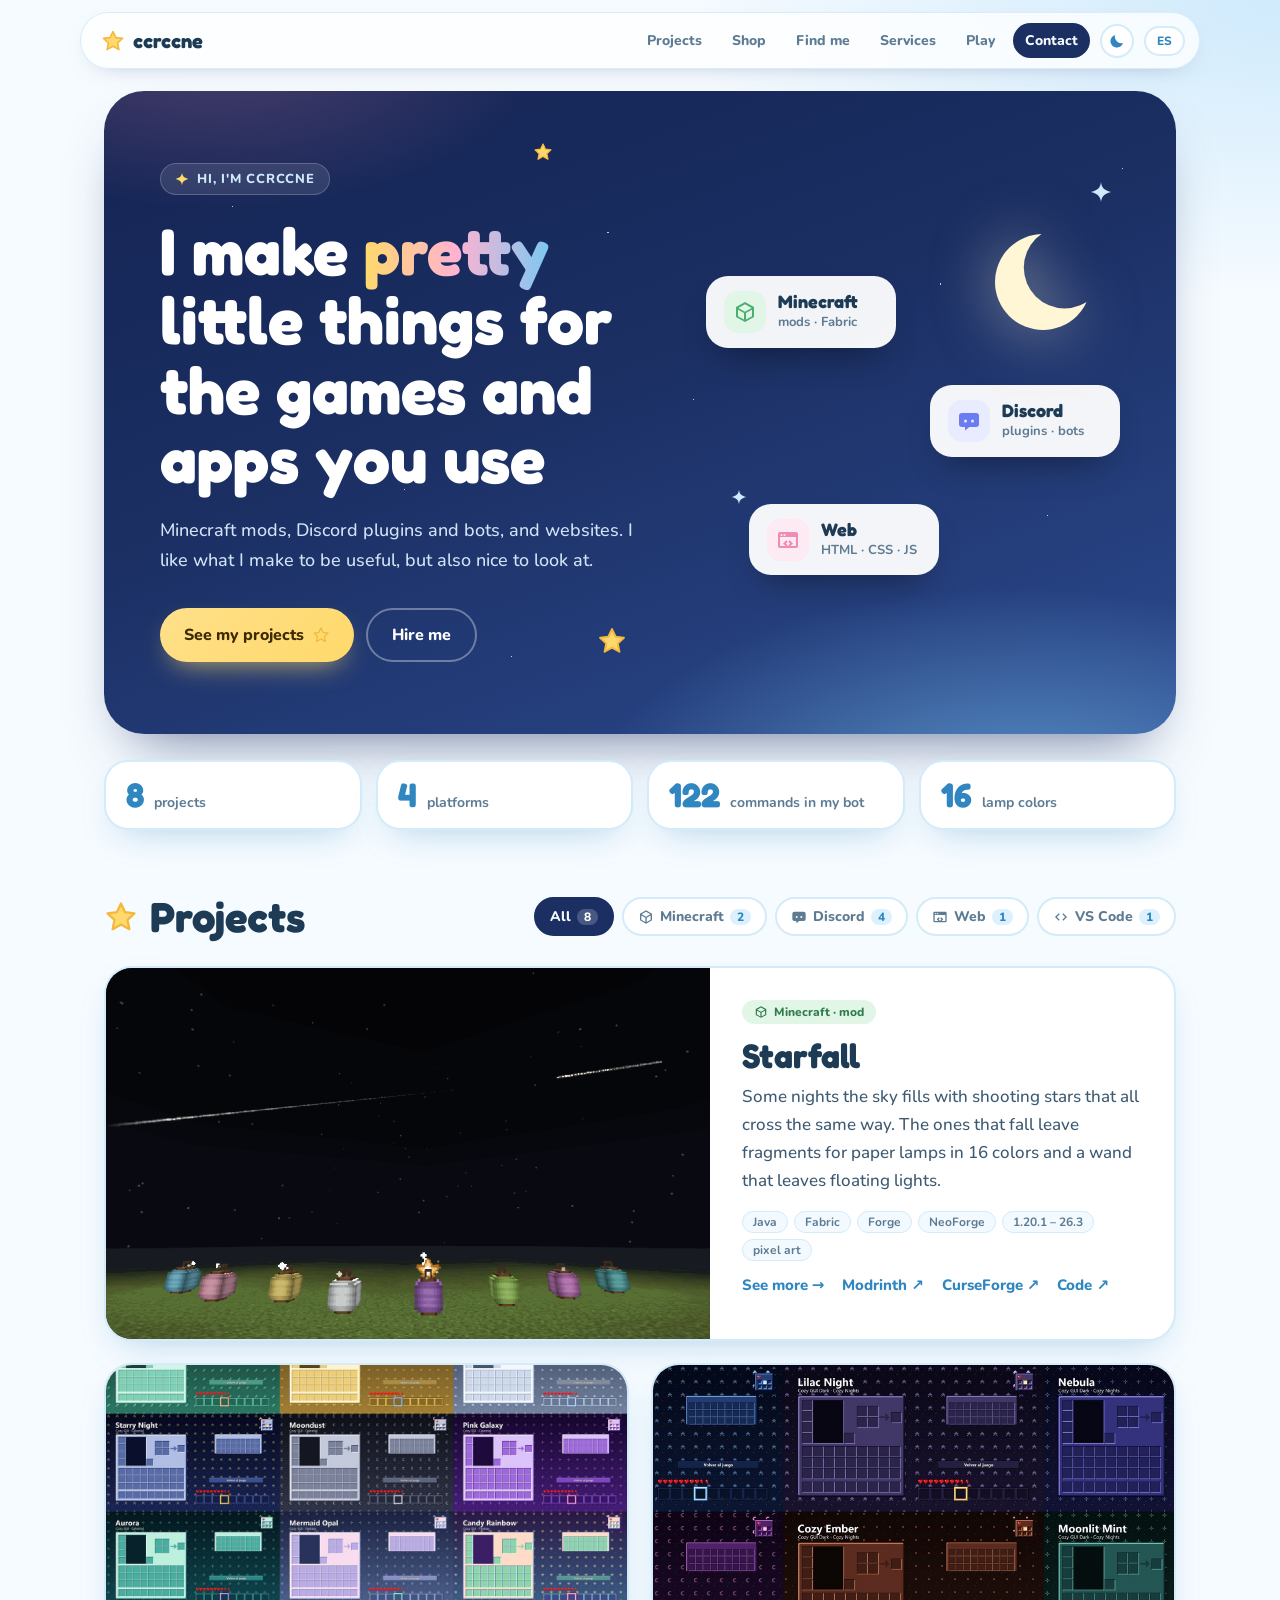
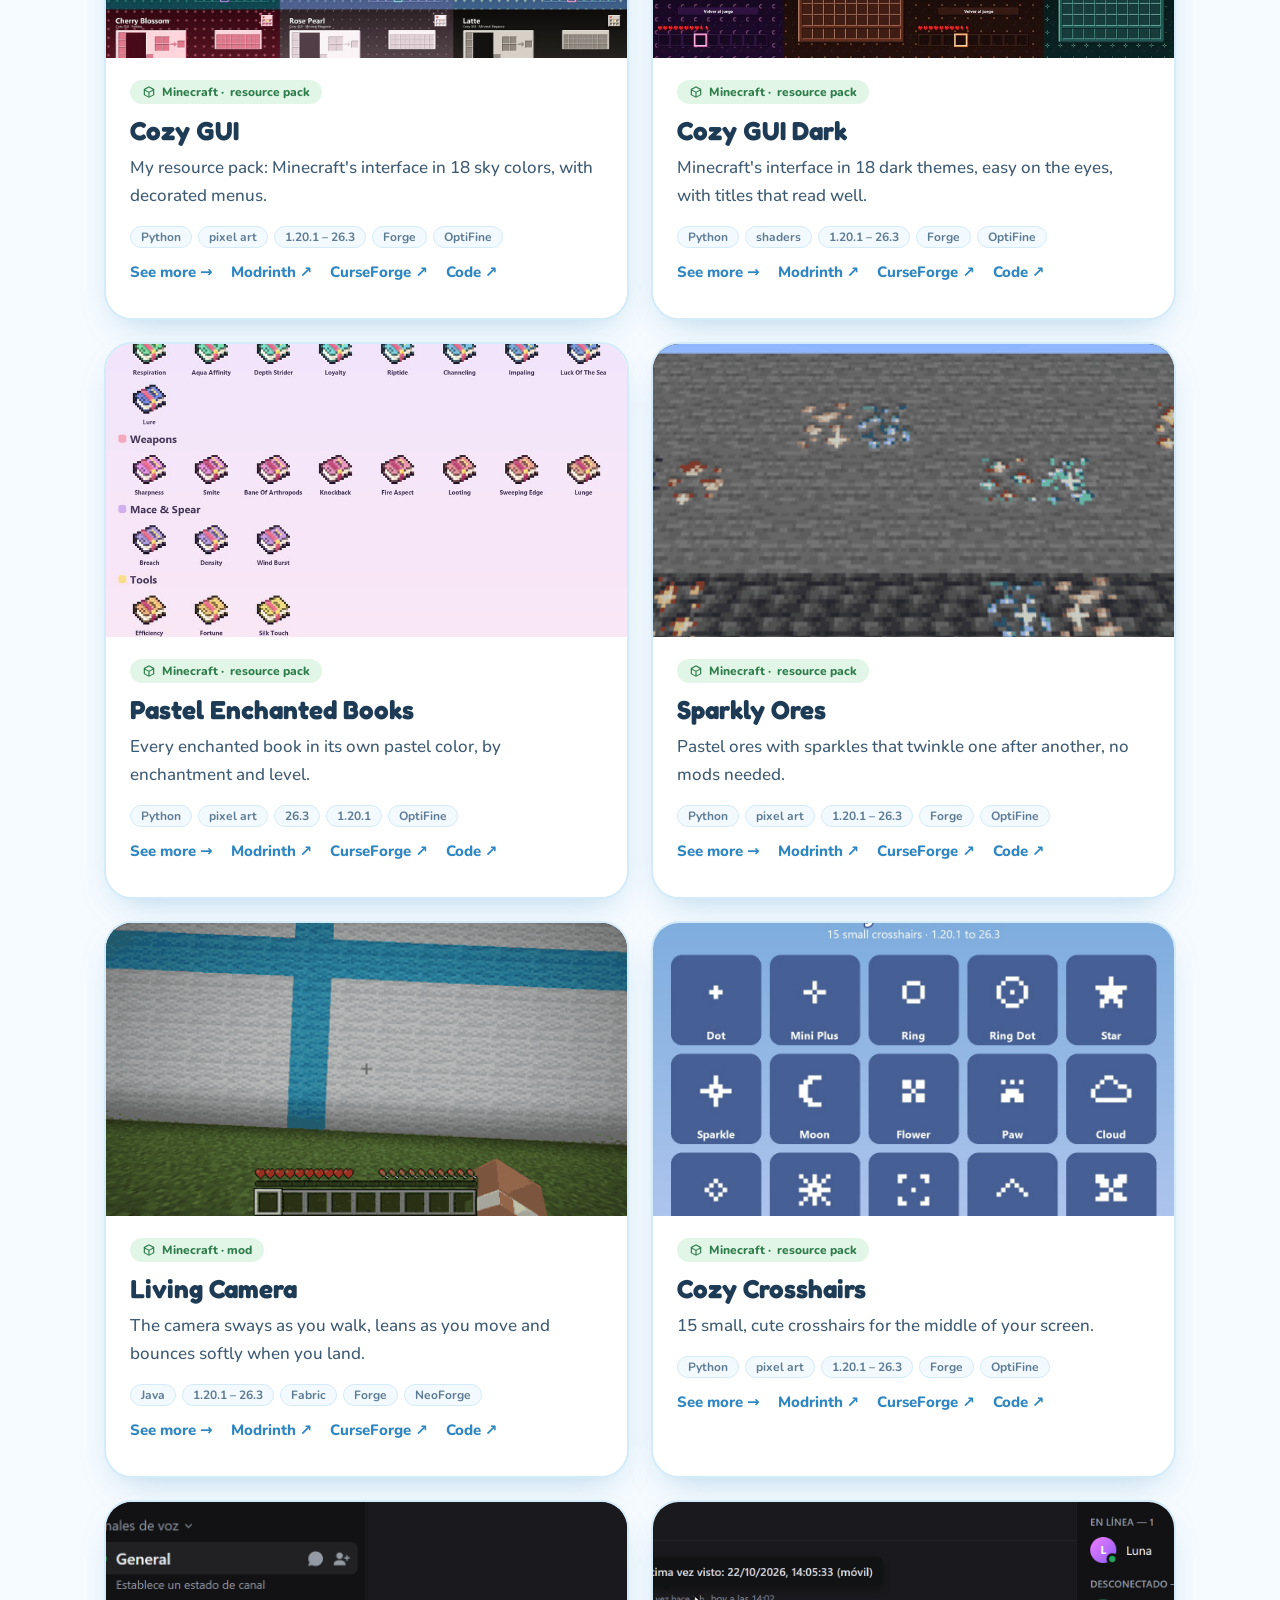
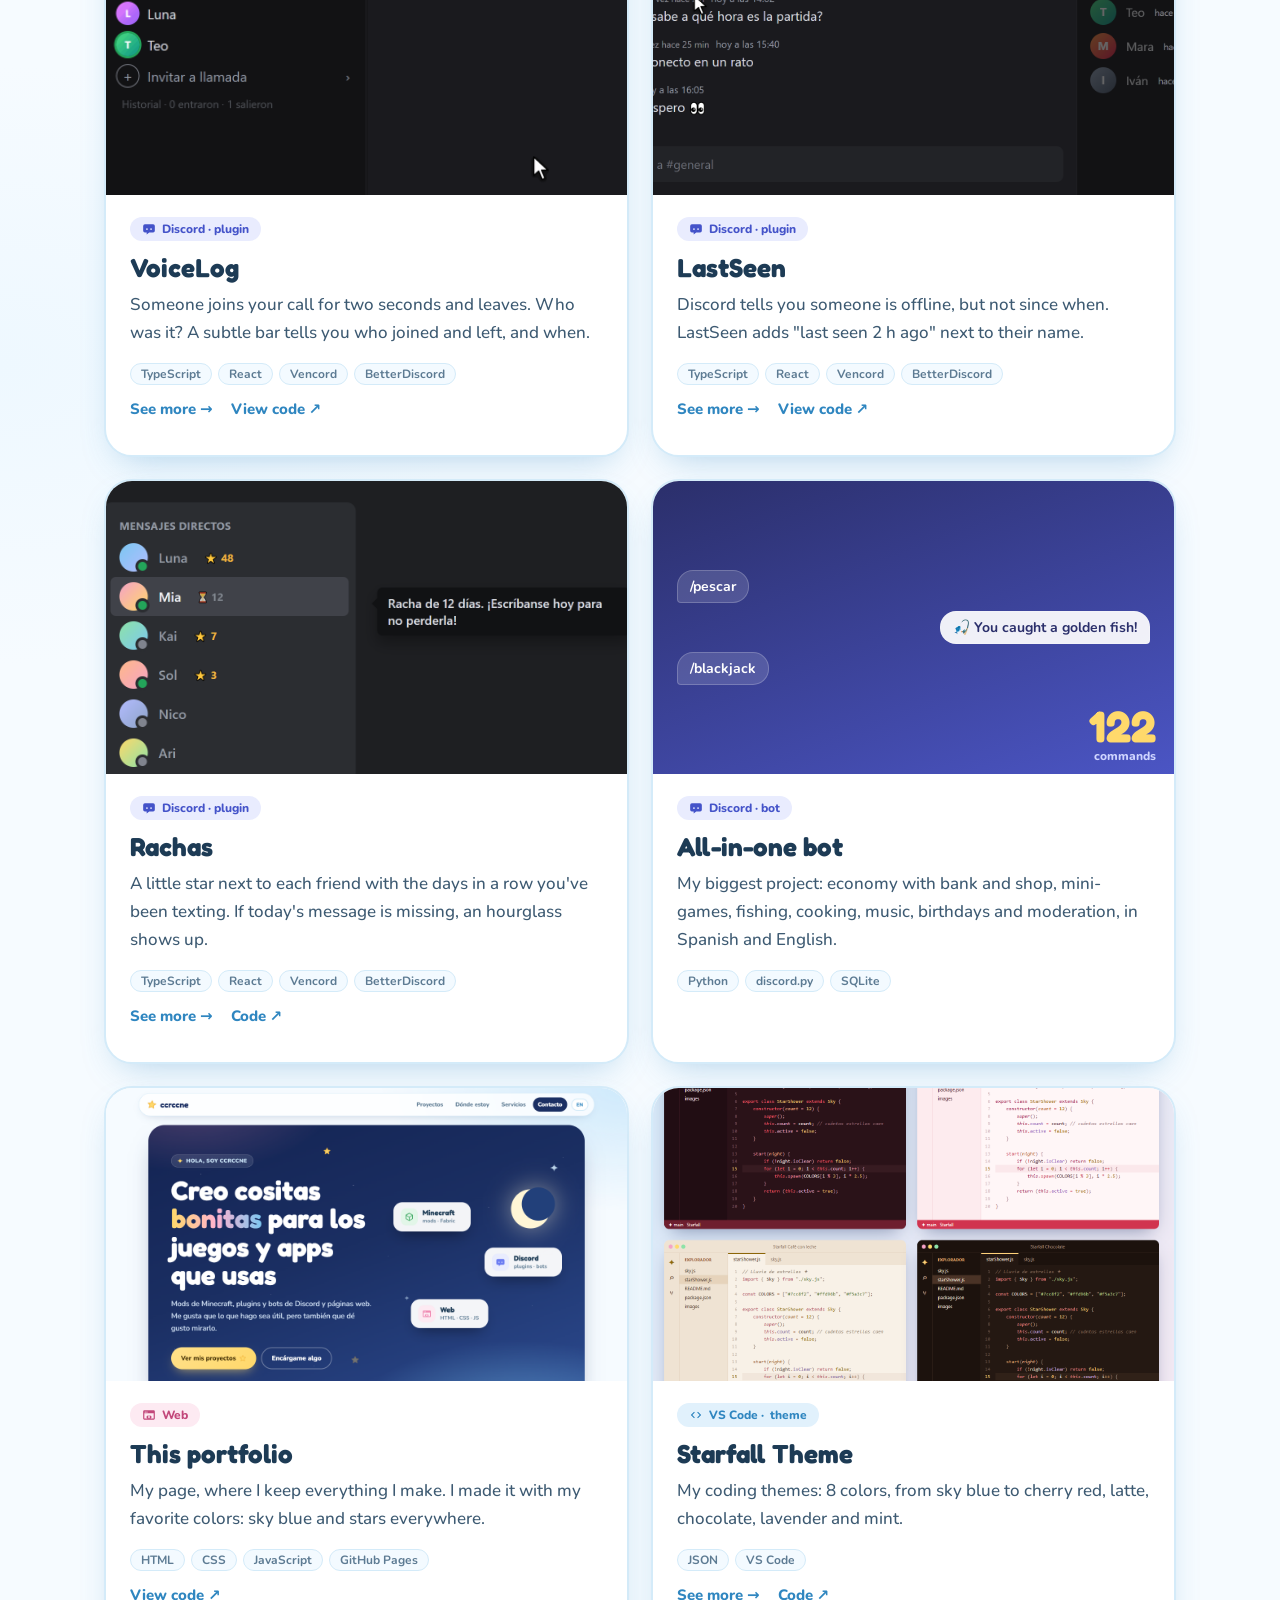
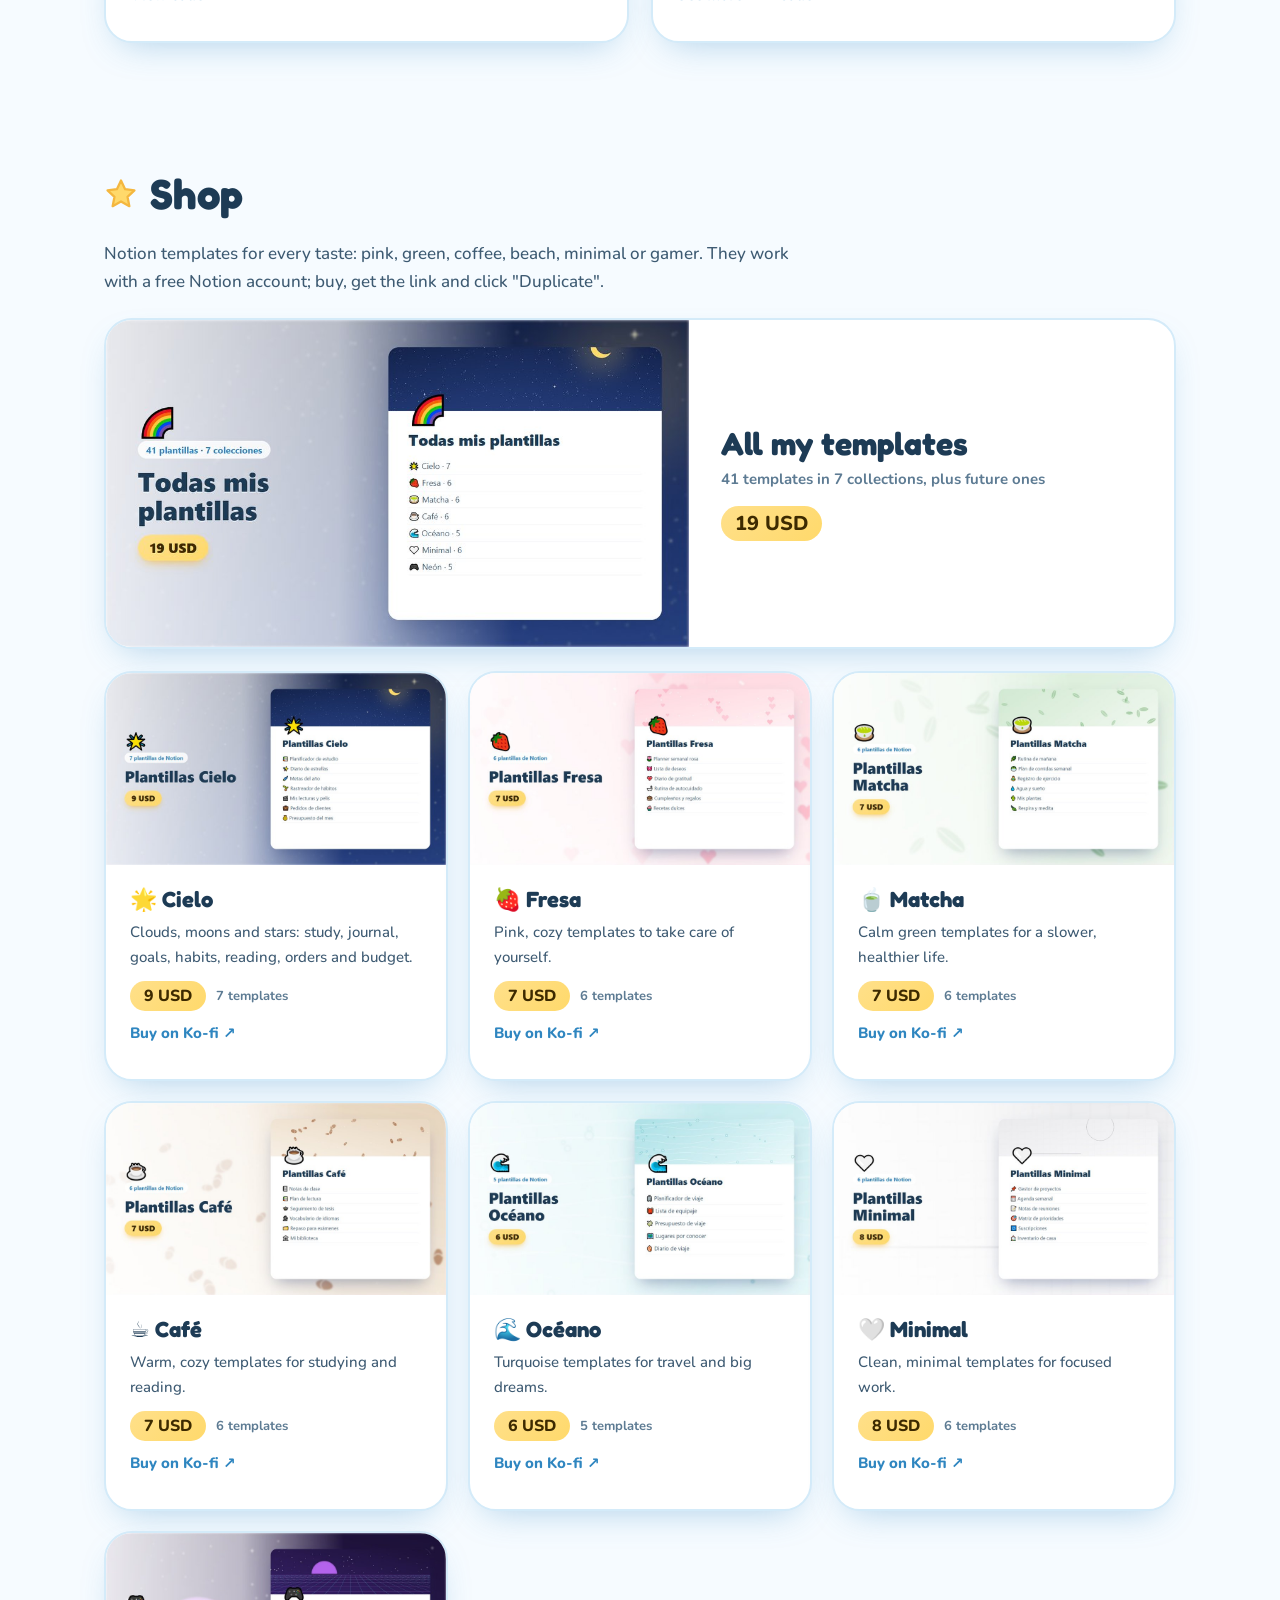
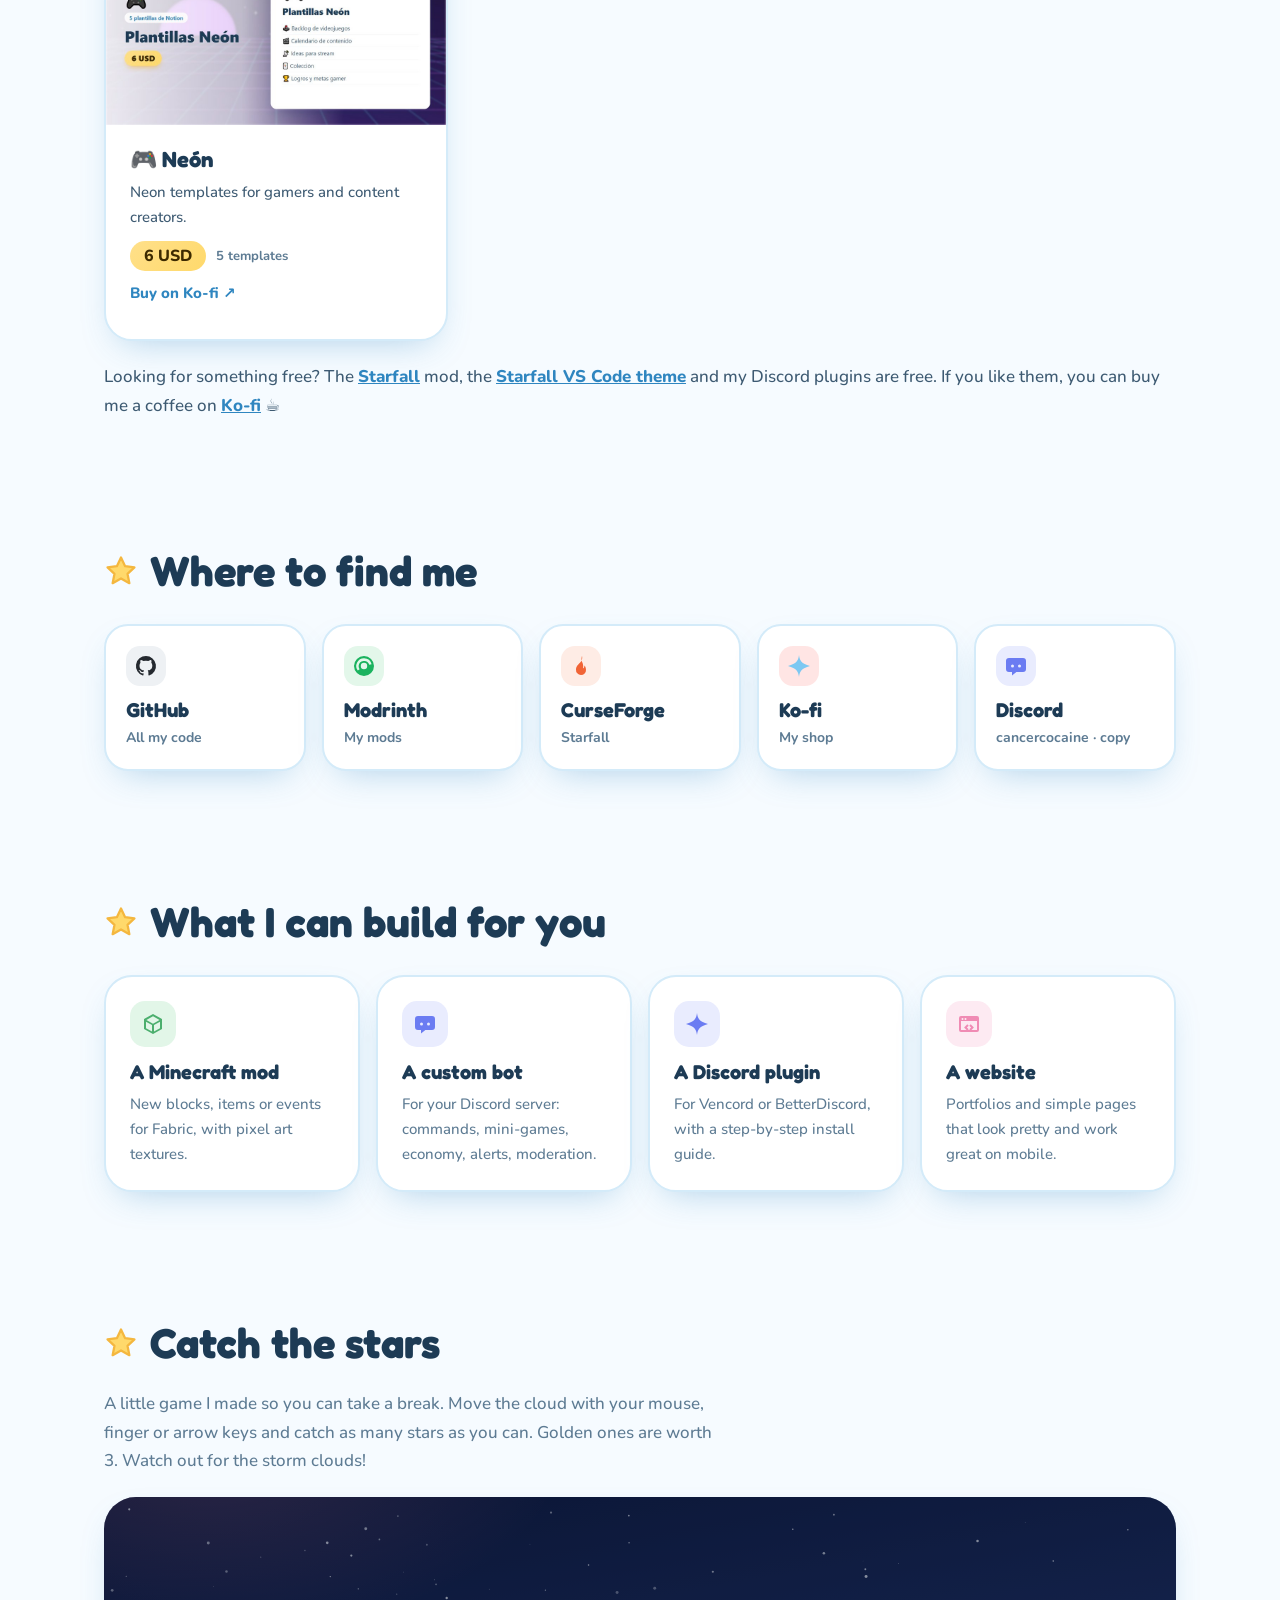
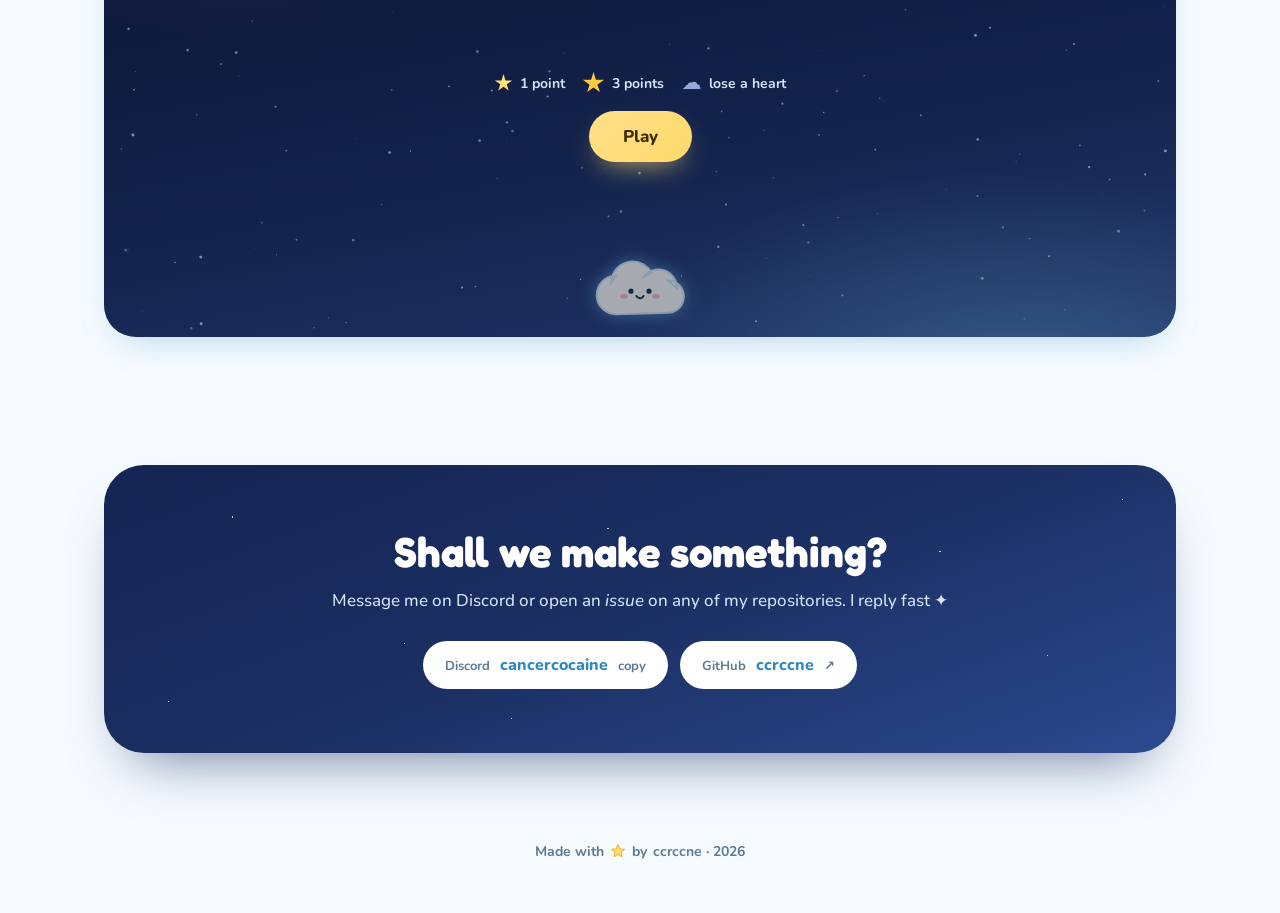
<file: index.html>
<!doctype html>
<html lang="es">
<head>
    <meta charset="utf-8">
    <meta name="viewport" content="width=device-width, initial-scale=1">
    <title>ccrccne · mods, plugins y bots</title>
    <meta name="description" content="Portafolio de ccrccne: mods de Minecraft, plugins y bots de Discord y webs, hechos con mucho cariño.">
    <meta name="theme-color" content="#1b2f63">
    <link rel="icon" href="data:image/svg+xml,%3Csvg xmlns='http://www.w3.org/2000/svg' viewBox='0 0 24 24'%3E%3Cpath fill='%23ffd96b' d='M12 2.5l2.9 6.1 6.6.8-4.9 4.6 1.3 6.6L12 17.3l-5.9 3.3 1.3-6.6-4.9-4.6 6.6-.8z' stroke='%23f4b73f' stroke-width='1.2' stroke-linejoin='round'/%3E%3C/svg%3E">
    <link rel="preconnect" href="https://fonts.googleapis.com">
    <link rel="preconnect" href="https://fonts.gstatic.com" crossorigin>
    <link href="https://fonts.googleapis.com/css2?family=Fredoka:wght@500;600;700&family=Nunito:wght@500;700;800&display=swap" rel="stylesheet">
    <link rel="stylesheet" href="style.css?v=6">
    <script>
        // Elige el modo claro u oscuro antes de pintar la página (evita un destello blanco)
        try {
            const t = localStorage.getItem("theme");
            document.documentElement.dataset.theme = t ?? (matchMedia("(prefers-color-scheme: dark)").matches ? "dark" : "light");
        } catch { document.documentElement.dataset.theme = "light"; }
    </script>
</head>
<body>
    <!-- Formas reutilizables -->
    <svg width="0" height="0" style="position:absolute" aria-hidden="true">
        <symbol id="star" viewBox="0 0 24 24"><path d="M12 2.5l2.9 6.1 6.6.8-4.9 4.6 1.3 6.6L12 17.3l-5.9 3.3 1.3-6.6-4.9-4.6 6.6-.8z" stroke-linejoin="round" stroke-width="1.6"/></symbol>
        <symbol id="sparkle" viewBox="0 0 24 24"><path d="M12 1c.7 5.6 2.4 8.6 11 11-8.6 2.4-10.3 5.4-11 11-.7-5.6-2.4-8.6-11-11 8.6-2.4 10.3-5.4 11-11z"/></symbol>
        <symbol id="i-cube" viewBox="0 0 24 24"><path d="M12 2 3 7v10l9 5 9-5V7l-9-5Zm0 2.3L18.6 8 12 11.7 5.4 8 12 4.3ZM5 9.7l6 3.3v6.6l-6-3.3V9.7Zm8 9.9V13l6-3.3v6.6l-6 3.3Z" fill="currentColor"/></symbol>
        <symbol id="i-chat" viewBox="0 0 24 24"><path d="M5 4h14a3 3 0 0 1 3 3v8a3 3 0 0 1-3 3h-6.6L8 21.5V18H5a3 3 0 0 1-3-3V7a3 3 0 0 1 3-3Zm3.5 6.5a1.5 1.5 0 1 0 0 3 1.5 1.5 0 0 0 0-3Zm7 0a1.5 1.5 0 1 0 0 3 1.5 1.5 0 0 0 0-3Z" fill="currentColor"/></symbol>
        <symbol id="i-web" viewBox="0 0 24 24"><path d="M4 4h16a2 2 0 0 1 2 2v12a2 2 0 0 1-2 2H4a2 2 0 0 1-2-2V6a2 2 0 0 1 2-2Zm0 5v9h16V9H4Zm1.5-3a1 1 0 1 0 0 2 1 1 0 0 0 0-2Zm3 0a1 1 0 1 0 0 2 1 1 0 0 0 0-2Zm1.8 6.3 1.4 1.4-1.8 1.8 1.8 1.8-1.4 1.4-3.2-3.2 3.2-3.2Zm3.4 0 3.2 3.2-3.2 3.2-1.4-1.4 1.8-1.8-1.8-1.8 1.4-1.4Z" fill="currentColor"/></symbol>
        <symbol id="i-git" viewBox="0 0 24 24"><path d="M12 2a10 10 0 0 0-3.2 19.5c.5.1.7-.2.7-.5v-1.7c-2.8.6-3.4-1.2-3.4-1.2-.4-1.2-1.1-1.5-1.1-1.5-.9-.6.1-.6.1-.6 1 .1 1.5 1 1.5 1 .9 1.5 2.4 1.1 2.9.8.1-.6.4-1.1.6-1.3-2.2-.3-4.6-1.1-4.6-5 0-1.1.4-2 1-2.7-.1-.3-.4-1.3.1-2.7 0 0 .8-.3 2.8 1a9.6 9.6 0 0 1 5 0c1.9-1.3 2.8-1 2.8-1 .5 1.4.2 2.4.1 2.7.6.7 1 1.6 1 2.7 0 3.9-2.4 4.7-4.6 5 .4.3.7.9.7 1.9V21c0 .3.2.6.7.5A10 10 0 0 0 12 2Z" fill="currentColor"/></symbol>
        <symbol id="i-box" viewBox="0 0 24 24"><path d="M12 2a10 10 0 1 0 0 20 10 10 0 0 0 0-20Zm0 2.2a7.8 7.8 0 0 1 7.6 6l-2.3.6A5.5 5.5 0 0 0 6.6 12c0 1.2.4 2.3 1 3.2l-1.8 1.4A7.8 7.8 0 0 1 12 4.2Zm0 4.6a3.2 3.2 0 1 1 0 6.4 3.2 3.2 0 0 1 0-6.4Z" fill="currentColor"/></symbol>
        <symbol id="i-code" viewBox="0 0 24 24"><path d="M8.6 6.4 10 7.8 5.8 12l4.2 4.2-1.4 1.4L3 12l5.6-5.6Zm6.8 0L21 12l-5.6 5.6-1.4-1.4 4.2-4.2L14 7.8l1.4-1.4Z" fill="currentColor"/></symbol>
        <symbol id="i-flame" viewBox="0 0 24 24"><path d="M13 2s1 3.2-1.2 5.8C9.6 10.4 7 12 7 15.5A5 5 0 0 0 12 21a5 5 0 0 0 5-5.3c0-2.8-1.6-4.3-1.6-4.3s.2 2.3-1.4 3.1c0 0 .9-3.4-1-6.7C11.9 5.5 13 2 13 2Z" fill="currentColor"/></symbol>
    </svg>

    <header class="top">
        <a class="logo" href="#"><svg class="logo-star"><use href="#star"/></svg>ccrccne</a>
        <nav>
            <a href="#proyectos"><span lang="es">Proyectos</span><span lang="en">Projects</span></a>
            <a href="#tienda"><span lang="es">Tienda</span><span lang="en">Shop</span></a>
            <a href="#donde"><span lang="es">Dónde estoy</span><span lang="en">Find me</span></a>
            <a href="#servicios"><span lang="es">Servicios</span><span lang="en">Services</span></a>
            <a href="#jugar"><span lang="es">Jugar</span><span lang="en">Play</span></a>
            <a class="nav-cta" href="#contacto"><span lang="es">Contacto</span><span lang="en">Contact</span></a>
            <button class="theme" id="theme" aria-label="Cambiar entre modo claro y oscuro / Toggle light and dark mode">
                <svg class="i-moon" viewBox="0 0 24 24"><path d="M20 14.5A8.5 8.5 0 0 1 9.5 4a8.5 8.5 0 1 0 10.5 10.5Z" fill="currentColor"/></svg>
                <svg class="i-sun" viewBox="0 0 24 24"><circle cx="12" cy="12" r="4.5" fill="currentColor"/><path d="M12 1.5v3M12 19.5v3M1.5 12h3M19.5 12h3M4.6 4.6l2.1 2.1M17.3 17.3l2.1 2.1M4.6 19.4l2.1-2.1M17.3 6.7l2.1-2.1" stroke="currentColor" stroke-width="2" stroke-linecap="round"/></svg>
            </button>
            <button class="lang" id="lang" aria-label="Cambiar idioma / Change language">EN</button>
        </nav>
    </header>

    <main>
        <!-- Portada: cielo nocturno con estrellas fugaces -->
        <section class="hero">
            <div class="night" aria-hidden="true">
                <span class="dots"></span>
                <i class="meteor m1"></i><i class="meteor m2"></i><i class="meteor m3"></i><i class="meteor m4"></i>
                <svg class="tw t1"><use href="#sparkle"/></svg>
                <svg class="tw t2"><use href="#star"/></svg>
                <svg class="tw t3"><use href="#sparkle"/></svg>
                <svg class="tw t4"><use href="#star"/></svg>
            </div>

            <div class="hero-text">
                <p class="kicker"><svg><use href="#sparkle"/></svg><span lang="es">Hola, soy ccrccne</span><span lang="en">Hi, I'm ccrccne</span></p>
                <h1>
                    <span lang="es">Creo cositas <em>bonitas</em> para los juegos y apps que usas</span>
                    <span lang="en">I make <em>pretty</em> little things for the games and apps you use</span>
                </h1>
                <p class="lead">
                    <span lang="es">Mods de Minecraft, plugins y bots de Discord y páginas web. Me gusta que lo que hago sea útil, pero también que dé gusto mirarlo.</span>
                    <span lang="en">Minecraft mods, Discord plugins and bots, and websites. I like what I make to be useful, but also nice to look at.</span>
                </p>
                <div class="cta">
                    <a class="btn primary" href="#proyectos"><span lang="es">Ver mis proyectos</span><span lang="en">See my projects</span> <svg class="btn-star"><use href="#star"/></svg></a>
                    <a class="btn ghost" href="#contacto"><span lang="es">Encárgame algo</span><span lang="en">Hire me</span></a>
                </div>
            </div>

            <div class="orbit" aria-hidden="true">
                <div class="float f1"><svg><use href="#i-cube"/></svg><b>Minecraft</b><small>mods · Fabric</small></div>
                <div class="float f2"><svg><use href="#i-chat"/></svg><b>Discord</b><small>plugins · bots</small></div>
                <div class="float f3"><svg><use href="#i-web"/></svg><b>Web</b><small>HTML · CSS · JS</small></div>
                <svg class="moon" viewBox="0 0 100 100"><defs><mask id="crescent"><rect width="100" height="100" fill="#fff"/><circle cx="68" cy="38" r="34" fill="#000"/></mask></defs><circle cx="50" cy="50" r="40" fill="#fff6d6" mask="url(#crescent)"/></svg>
            </div>
        </section>

        <!-- Números rápidos -->
        <ul class="stats">
            <li><b>8</b><span lang="es">proyectos</span><span lang="en">projects</span></li>
            <li><b>4</b><span lang="es">plataformas</span><span lang="en">platforms</span></li>
            <li><b>122</b><span lang="es">comandos en mi bot</span><span lang="en">commands in my bot</span></li>
            <li><b>16</b><span lang="es">colores de lámparas</span><span lang="en">lamp colors</span></li>
        </ul>

        <section id="proyectos" class="projects">
            <div class="section-head">
                <h2><svg class="h-star"><use href="#star"/></svg><span lang="es">Proyectos</span><span lang="en">Projects</span></h2>
                <div class="filters" role="group" aria-label="Filtrar proyectos">
                    <button class="filter" data-filter="all" aria-pressed="true"><span lang="es">Todo</span><span lang="en">All</span> <i>8</i></button>
                    <button class="filter" data-filter="minecraft" aria-pressed="false"><svg><use href="#i-cube"/></svg>Minecraft <i>2</i></button>
                    <button class="filter" data-filter="discord" aria-pressed="false"><svg><use href="#i-chat"/></svg>Discord <i>4</i></button>
                    <button class="filter" data-filter="web" aria-pressed="false"><svg><use href="#i-web"/></svg>Web <i>1</i></button>
                    <button class="filter" data-filter="code" aria-pressed="false"><svg><use href="#i-code"/></svg>VS Code <i>1</i></button>
                </div>
            </div>

            <div class="grid-projects">
                <article class="card project featured" data-cat="minecraft">
                    <a class="media" href="starfall/" tabindex="-1" aria-hidden="true"><img src="img/starfall.gif" alt="Lluvia de estrellas en Minecraft sobre lámparas de papel de colores" loading="lazy"></a>
                    <div class="info">
                        <p class="badge mc"><svg><use href="#i-cube"/></svg>Minecraft · mod</p>
                        <h3><a class="title-link" href="starfall/">Starfall</a></h3>
                        <p lang="es">Algunas noches el cielo se llena de estrellas fugaces que cruzan todas hacia el mismo lado. Las que caen dejan fragmentos para hacer lámparas de papel en 16 colores y una varita que deja luces flotantes.</p>
                        <p lang="en">Some nights the sky fills with shooting stars that all cross the same way. The ones that fall leave fragments for paper lamps in 16 colors and a wand that leaves floating lights.</p>
                        <ul class="stack"><li>Java</li><li>Fabric</li><li>Forge</li><li>NeoForge</li><li>1.20.1 – 26.3</li><li>pixel art</li></ul>
                        <p class="links">
                            <a class="link more-link" href="starfall/"><span lang="es">Ver más</span><span lang="en">See more</span> →</a>
                            <a class="link" href="https://modrinth.com/mod/starfall-ccrccne" target="_blank" rel="noopener">Modrinth ↗</a>
                            <a class="link" href="https://www.curseforge.com/minecraft/mc-mods/starfall-star-showers" target="_blank" rel="noopener">CurseForge ↗</a>
                            <a class="link" href="https://github.com/ccrccne/starfall" target="_blank" rel="noopener"><span lang="es">Código</span><span lang="en">Code</span> ↗</a>
                        </p>
                    </div>
                </article>

                <article class="card project" data-cat="minecraft">
                    <a class="media" href="cozy-gui/" tabindex="-1" aria-hidden="true"><img src="img/cielo-cute-variantes.jpg" alt="Las 18 variantes de color de Cozy GUI" loading="lazy"></a>
                    <div class="info">
                        <p class="badge mc"><svg><use href="#i-cube"/></svg>Minecraft · <span lang="es">texturas</span><span lang="en">resource pack</span></p>
                        <h3><a class="title-link" href="cozy-gui/">Cozy GUI</a></h3>
                        <p lang="es">Mi paquete de texturas: la interfaz de Minecraft en 18 colores de cielo, con menús decorados.</p>
                        <p lang="en">My resource pack: Minecraft's interface in 18 sky colors, with decorated menus.</p>
                        <ul class="stack"><li>Python</li><li>pixel art</li><li>1.20.1 – 26.3</li><li>Forge</li><li>OptiFine</li></ul>
                        <p class="links">
                            <a class="link more-link" href="cozy-gui/"><span lang="es">Ver más</span><span lang="en">See more</span> →</a>
                            <a class="link" href="https://modrinth.com/resourcepack/cozy-gui" target="_blank" rel="noopener">Modrinth ↗</a>
                            <a class="link" href="https://www.curseforge.com/minecraft/texture-packs/cozy-gui" target="_blank" rel="noopener">CurseForge ↗</a>
                            <a class="link" href="https://github.com/ccrccne/cozy-gui" target="_blank" rel="noopener"><span lang="es">Código</span><span lang="en">Code</span> ↗</a>
                        </p>
                    </div>
                </article>

                <article class="card project" data-cat="minecraft">
                    <a class="media" href="cozy-gui-dark/" tabindex="-1" aria-hidden="true"><img src="img/cozy-gui-dark-variantes.jpg" alt="Algunos de los 18 temas oscuros de Cozy GUI Dark" loading="lazy"></a>
                    <div class="info">
                        <p class="badge mc"><svg><use href="#i-cube"/></svg>Minecraft · <span lang="es">texturas</span><span lang="en">resource pack</span></p>
                        <h3><a class="title-link" href="cozy-gui-dark/">Cozy GUI Dark</a></h3>
                        <p lang="es">La interfaz de Minecraft en 18 temas oscuros, suaves para la vista y con títulos que se leen bien.</p>
                        <p lang="en">Minecraft's interface in 18 dark themes, easy on the eyes, with titles that read well.</p>
                        <ul class="stack"><li>Python</li><li>shaders</li><li>1.20.1 – 26.3</li><li>Forge</li><li>OptiFine</li></ul>
                        <p class="links">
                            <a class="link more-link" href="cozy-gui-dark/"><span lang="es">Ver más</span><span lang="en">See more</span> →</a>
                            <a class="link" href="https://modrinth.com/resourcepack/cozy-gui-dark" target="_blank" rel="noopener">Modrinth ↗</a>
                            <a class="link" href="https://www.curseforge.com/minecraft/texture-packs/cozy-gui-dark" target="_blank" rel="noopener">CurseForge ↗</a>
                            <a class="link" href="https://github.com/ccrccne/cozy-gui" target="_blank" rel="noopener"><span lang="es">Código</span><span lang="en">Code</span> ↗</a>
                        </p>
                    </div>
                </article>

                <article class="card project" data-cat="minecraft">
                    <a class="media" href="pastel-enchanted-books/" tabindex="-1" aria-hidden="true"><img src="img/pastel-books-catalogo.jpg" alt="Los libros encantados de Pastel Enchanted Books" loading="lazy"></a>
                    <div class="info">
                        <p class="badge mc"><svg><use href="#i-cube"/></svg>Minecraft · <span lang="es">texturas</span><span lang="en">resource pack</span></p>
                        <h3><a class="title-link" href="pastel-enchanted-books/">Pastel Enchanted Books</a></h3>
                        <p lang="es">Cada libro encantado con su propio color pastel, según el encantamiento y el nivel.</p>
                        <p lang="en">Every enchanted book in its own pastel color, by enchantment and level.</p>
                        <ul class="stack"><li>Python</li><li>pixel art</li><li>26.3</li><li>1.20.1</li><li>OptiFine</li></ul>
                        <p class="links">
                            <a class="link more-link" href="pastel-enchanted-books/"><span lang="es">Ver más</span><span lang="en">See more</span> →</a>
                            <a class="link" href="https://modrinth.com/resourcepack/pastel-enchanted-books" target="_blank" rel="noopener">Modrinth ↗</a>
                            <a class="link" href="https://www.curseforge.com/minecraft/texture-packs/pastel-enchanted-books" target="_blank" rel="noopener">CurseForge ↗</a>
                            <a class="link" href="https://github.com/ccrccne/pastel-enchanted-books" target="_blank" rel="noopener"><span lang="es">Código</span><span lang="en">Code</span> ↗</a>
                        </p>
                    </div>
                </article>

                <article class="card project" data-cat="minecraft">
                    <a class="media" href="sparkly-ores/" tabindex="-1" aria-hidden="true"><img src="img/sparkly-ores-brillos.gif" alt="Minerales pastel con destellos animados dentro del juego" loading="lazy"></a>
                    <div class="info">
                        <p class="badge mc"><svg><use href="#i-cube"/></svg>Minecraft · <span lang="es">texturas</span><span lang="en">resource pack</span></p>
                        <h3><a class="title-link" href="sparkly-ores/">Sparkly Ores</a></h3>
                        <p lang="es">Minerales en colores pastel con destellos que brillan por turnos, sin mods.</p>
                        <p lang="en">Pastel ores with sparkles that twinkle one after another, no mods needed.</p>
                        <ul class="stack"><li>Python</li><li>pixel art</li><li>1.20.1 – 26.3</li><li>Forge</li><li>OptiFine</li></ul>
                        <p class="links">
                            <a class="link more-link" href="sparkly-ores/"><span lang="es">Ver más</span><span lang="en">See more</span> →</a>
                            <a class="link" href="https://modrinth.com/resourcepack/sparkly-ores" target="_blank" rel="noopener">Modrinth ↗</a>
                            <a class="link" href="https://www.curseforge.com/minecraft/texture-packs/sparkly-ores" target="_blank" rel="noopener">CurseForge ↗</a>
                            <a class="link" href="https://github.com/ccrccne/sparkly-ores" target="_blank" rel="noopener"><span lang="es">Código</span><span lang="en">Code</span> ↗</a>
                        </p>
                    </div>
                </article>

                <article class="card project" data-cat="minecraft">
                    <a class="media" href="living-camera/" tabindex="-1" aria-hidden="true"><img src="img/living-camera.gif" alt="La cámara al caminar y moverse de lado dentro del juego" loading="lazy"></a>
                    <div class="info">
                        <p class="badge mc"><svg><use href="#i-cube"/></svg>Minecraft · mod</p>
                        <h3><a class="title-link" href="living-camera/">Living Camera</a></h3>
                        <p lang="es">La cámara se balancea al caminar, se inclina al moverte y rebota suave al aterrizar.</p>
                        <p lang="en">The camera sways as you walk, leans as you move and bounces softly when you land.</p>
                        <ul class="stack"><li>Java</li><li>1.20.1 – 26.3</li><li>Fabric</li><li>Forge</li><li>NeoForge</li></ul>
                        <p class="links">
                            <a class="link more-link" href="living-camera/"><span lang="es">Ver más</span><span lang="en">See more</span> →</a>
                            <a class="link" href="https://modrinth.com/mod/living-camera" target="_blank" rel="noopener">Modrinth ↗</a>
                            <a class="link" href="https://www.curseforge.com/minecraft/mc-mods/living-camera" target="_blank" rel="noopener">CurseForge ↗</a>
                            <a class="link" href="https://github.com/ccrccne/living-camera" target="_blank" rel="noopener"><span lang="es">Código</span><span lang="en">Code</span> ↗</a>
                        </p>
                    </div>
                </article>

                <article class="card project" data-cat="minecraft">
                    <a class="media" href="cozy-crosshairs/" tabindex="-1" aria-hidden="true"><img src="img/cozy-crosshairs-catalogo.jpg" alt="Las 15 miras de Cozy Crosshairs" loading="lazy"></a>
                    <div class="info">
                        <p class="badge mc"><svg><use href="#i-cube"/></svg>Minecraft · <span lang="es">texturas</span><span lang="en">resource pack</span></p>
                        <h3><a class="title-link" href="cozy-crosshairs/">Cozy Crosshairs</a></h3>
                        <p lang="es">15 miras pequeñas y bonitas para el centro de la pantalla.</p>
                        <p lang="en">15 small, cute crosshairs for the middle of your screen.</p>
                        <ul class="stack"><li>Python</li><li>pixel art</li><li>1.20.1 – 26.3</li><li>Forge</li><li>OptiFine</li></ul>
                        <p class="links">
                            <a class="link more-link" href="cozy-crosshairs/"><span lang="es">Ver más</span><span lang="en">See more</span> →</a>
                            <a class="link" href="https://modrinth.com/resourcepack/cozy-crosshairs" target="_blank" rel="noopener">Modrinth ↗</a>
                            <a class="link" href="https://www.curseforge.com/minecraft/texture-packs/cozy-crosshairs" target="_blank" rel="noopener">CurseForge ↗</a>
                            <a class="link" href="https://github.com/ccrccne/cozy-crosshairs" target="_blank" rel="noopener"><span lang="es">Código</span><span lang="en">Code</span> ↗</a>
                        </p>
                    </div>
                </article>

                <article class="card project" data-cat="discord">
                    <a class="media" href="voicelog/" tabindex="-1" aria-hidden="true"><img src="img/voicelog.gif" alt="Demo de VoiceLog: historial de quién entra y sale del canal de voz" loading="lazy"></a>
                    <div class="info">
                        <p class="badge dc"><svg><use href="#i-chat"/></svg>Discord · plugin</p>
                        <h3><a class="title-link" href="voicelog/">VoiceLog</a></h3>
                        <p lang="es">Alguien entra a tu llamada, dura dos segundos y se va. ¿Quién era? Una barrita discreta te dice quién entró y salió, y a qué hora.</p>
                        <p lang="en">Someone joins your call for two seconds and leaves. Who was it? A subtle bar tells you who joined and left, and when.</p>
                        <ul class="stack"><li>TypeScript</li><li>React</li><li>Vencord</li><li>BetterDiscord</li></ul>
                        <p class="links"><a class="link more-link" href="voicelog/"><span lang="es">Ver más</span><span lang="en">See more</span> →</a>
                            <a class="link" href="https://github.com/ccrccne/vencord-voicelog" target="_blank" rel="noopener"><span lang="es">Ver código</span><span lang="en">View code</span> ↗</a></p>
                    </div>
                </article>

                <article class="card project" data-cat="discord">
                    <a class="media" href="lastseen/" tabindex="-1" aria-hidden="true"><img src="img/lastseen.png" alt="Demo de LastSeen: hace cuánto se desconectó cada persona" loading="lazy"></a>
                    <div class="info">
                        <p class="badge dc"><svg><use href="#i-chat"/></svg>Discord · plugin</p>
                        <h3><a class="title-link" href="lastseen/">LastSeen</a></h3>
                        <p lang="es">Discord te dice que alguien está desconectado, pero no desde cuándo. LastSeen pone "últ. vez hace 2 h" al lado de su nombre.</p>
                        <p lang="en">Discord tells you someone is offline, but not since when. LastSeen adds "last seen 2 h ago" next to their name.</p>
                        <ul class="stack"><li>TypeScript</li><li>React</li><li>Vencord</li><li>BetterDiscord</li></ul>
                        <p class="links"><a class="link more-link" href="lastseen/"><span lang="es">Ver más</span><span lang="en">See more</span> →</a>
                            <a class="link" href="https://github.com/ccrccne/vencord-lastseen" target="_blank" rel="noopener"><span lang="es">Ver código</span><span lang="en">View code</span> ↗</a></p>
                    </div>
                </article>

                <article class="card project" data-cat="discord">
                    <a class="media" href="rachas/" tabindex="-1" aria-hidden="true"><img src="img/rachas.png" alt="Lista de mensajes directos con estrellitas de racha" loading="lazy"></a>
                    <div class="info">
                        <p class="badge dc"><svg><use href="#i-chat"/></svg>Discord · plugin</p>
                        <h3><a class="title-link" href="rachas/">Rachas</a></h3>
                        <p lang="es">Una estrellita al lado de cada amiga con los días seguidos que llevan escribiéndose. Si hoy falta mensaje, sale un relojito.</p>
                        <p lang="en">A little star next to each friend with the days in a row you've been texting. If today's message is missing, an hourglass shows up.</p>
                        <ul class="stack"><li>TypeScript</li><li>React</li><li>Vencord</li><li>BetterDiscord</li></ul>
                        <p class="links">
                            <a class="link more-link" href="rachas/"><span lang="es">Ver más</span><span lang="en">See more</span> →</a>
                            <a class="link" href="https://github.com/ccrccne/vencord-rachas" target="_blank" rel="noopener"><span lang="es">Código</span><span lang="en">Code</span> ↗</a>
                        </p>
                    </div>
                </article>

                <article class="card project" data-cat="discord">
                    <div class="media bot-art" aria-hidden="true">
                        <div class="bubble b1">/pescar</div>
                        <div class="bubble b2">🎣 <span lang="es">¡Pescaste un pez dorado!</span><span lang="en">You caught a golden fish!</span></div>
                        <div class="bubble b3">/blackjack</div>
                        <div class="big-num">122<small><span lang="es">comandos</span><span lang="en">commands</span></small></div>
                    </div>
                    <div class="info">
                        <p class="badge dc"><svg><use href="#i-chat"/></svg>Discord · bot</p>
                        <h3><span lang="es">Bot multifunción</span><span lang="en">All-in-one bot</span></h3>
                        <p lang="es">Mi proyecto más grande: economía con banco y tienda, minijuegos, pesca, cocina, música, cumpleaños y moderación, en español e inglés.</p>
                        <p lang="en">My biggest project: economy with bank and shop, mini-games, fishing, cooking, music, birthdays and moderation, in Spanish and English.</p>
                        <ul class="stack"><li>Python</li><li>discord.py</li><li>SQLite</li></ul>
                    </div>
                </article>

                <article class="card project" data-cat="web">
                    <div class="media"><img src="img/portafolio.png" alt="Captura de esta web de portafolio" loading="lazy"></div>
                    <div class="info">
                        <p class="badge wb"><svg><use href="#i-web"/></svg>Web</p>
                        <h3><span lang="es">Este portafolio</span><span lang="en">This portfolio</span></h3>
                        <p lang="es">Mi página, donde junto todo lo que hago. La hice con mis colores favoritos: azul cielo y estrellas por todos lados.</p>
                        <p lang="en">My page, where I keep everything I make. I made it with my favorite colors: sky blue and stars everywhere.</p>
                        <ul class="stack"><li>HTML</li><li>CSS</li><li>JavaScript</li><li>GitHub Pages</li></ul>
                        <p class="links"><a class="link" href="https://github.com/ccrccne/ccrccne.github.io" target="_blank" rel="noopener"><span lang="es">Ver código</span><span lang="en">View code</span> ↗</a></p>
                    </div>
                </article>
                <article class="card project" data-cat="code">
                    <a class="media" href="starfall-theme/" tabindex="-1" aria-hidden="true"><img src="img/starfall-theme-colores.png" alt="Los 8 temas de Starfall en VS Code" loading="lazy"></a>
                    <div class="info">
                        <p class="badge code"><svg><use href="#i-code"/></svg>VS Code · <span lang="es">tema</span><span lang="en">theme</span></p>
                        <h3><a class="title-link" href="starfall-theme/">Starfall Theme</a></h3>
                        <p lang="es">Mis temas para programar: 8 colores, del azul cielo al rojo cereza, café con leche, chocolate, lavanda y menta.</p>
                        <p lang="en">My coding themes: 8 colors, from sky blue to cherry red, latte, chocolate, lavender and mint.</p>
                        <ul class="stack"><li>JSON</li><li>VS Code</li></ul>
                        <p class="links">
                            <a class="link more-link" href="starfall-theme/"><span lang="es">Ver más</span><span lang="en">See more</span> →</a>
                            <a class="link" href="https://github.com/ccrccne/starfall-vscode" target="_blank" rel="noopener"><span lang="es">Código</span><span lang="en">Code</span> ↗</a>
                        </p>
                    </div>
                </article>
            </div>
        </section>

        <section id="tienda" class="shop">
            <h2><svg class="h-star"><use href="#star"/></svg><span lang="es">Tienda</span><span lang="en">Shop</span></h2>
            <p class="shop-intro" lang="es">Plantillas de Notion para todos los gustos: rosa, verde, café, playa, minimalista o gamer. Funcionan con la cuenta gratis de Notion; compras, recibes el enlace y pulsas «Duplicar».</p>
            <p class="shop-intro" lang="en">Notion templates for every taste: pink, green, coffee, beach, minimal or gamer. They work with a free Notion account; buy, get the link and click "Duplicate".</p>
            <a class="card bundle" href="https://ko-fi.com/s/9c570b288d" target="_blank" rel="noopener">
                <img src="img/tienda/todo.jpg" alt="Todas las plantillas de Notion" loading="lazy">
                <span class="bundle-text"><b lang="es">Todas mis plantillas</b><b lang="en">All my templates</b><small lang="es">41 plantillas en 7 colecciones, y las que vengan después</small><small lang="en">41 templates in 7 collections, plus future ones</small><span class="price">19 USD</span></span>
            </a>
            <div class="grid-shop">
                <article class="card product">
                    <a class="media" href="https://ko-fi.com/s/b0a308f242" target="_blank" rel="noopener"><img src="img/tienda/paquete.jpg" alt="Plantillas Cielo de Notion" loading="lazy"></a>
                    <div class="info">
                        <h3>🌟 Cielo</h3>
                        <p lang="es">Nubes, lunas y estrellas: estudio, diario, metas, hábitos, lecturas, pedidos y presupuesto.</p>
                        <p lang="en">Clouds, moons and stars: study, journal, goals, habits, reading, orders and budget.</p>
                        <p class="buy"><span class="price">9 USD</span><span class="count">7 <span lang="es">plantillas</span><span lang="en">templates</span></span></p>
                        <p class="links"><a class="link" href="https://ko-fi.com/s/b0a308f242" target="_blank" rel="noopener"><span lang="es">Comprar en Ko-fi</span><span lang="en">Buy on Ko-fi</span> ↗</a></p>
                    </div>
                </article>
                <article class="card product">
                    <a class="media" href="https://ko-fi.com/s/4ae48119e9" target="_blank" rel="noopener"><img src="img/tienda/col-fresa.jpg" alt="Plantillas Fresa de Notion" loading="lazy"></a>
                    <div class="info">
                        <h3>🍓 Fresa</h3>
                        <p lang="es">Plantillas rosaditas para cuidarte y mimarte: planner semanal rosa, lista de deseos, diario de gratitud y más.</p>
                        <p lang="en">Pink, cozy templates to take care of yourself.</p>
                        <p class="buy"><span class="price">7 USD</span><span class="count">6 <span lang="es">plantillas</span><span lang="en">templates</span></span></p>
                        <p class="links"><a class="link" href="https://ko-fi.com/s/4ae48119e9" target="_blank" rel="noopener"><span lang="es">Comprar en Ko-fi</span><span lang="en">Buy on Ko-fi</span> ↗</a></p>
                    </div>
                </article>
                <article class="card product">
                    <a class="media" href="https://ko-fi.com/s/f1efbf372d" target="_blank" rel="noopener"><img src="img/tienda/col-matcha.jpg" alt="Plantillas Matcha de Notion" loading="lazy"></a>
                    <div class="info">
                        <h3>🍵 Matcha</h3>
                        <p lang="es">Plantillas verdes para una vida más tranquila: rutina de mañana, plan de comidas semanal, registro de ejercicio y más.</p>
                        <p lang="en">Calm green templates for a slower, healthier life.</p>
                        <p class="buy"><span class="price">7 USD</span><span class="count">6 <span lang="es">plantillas</span><span lang="en">templates</span></span></p>
                        <p class="links"><a class="link" href="https://ko-fi.com/s/f1efbf372d" target="_blank" rel="noopener"><span lang="es">Comprar en Ko-fi</span><span lang="en">Buy on Ko-fi</span> ↗</a></p>
                    </div>
                </article>
                <article class="card product">
                    <a class="media" href="https://ko-fi.com/s/1686a6ce4a" target="_blank" rel="noopener"><img src="img/tienda/col-cafe.jpg" alt="Plantillas Café de Notion" loading="lazy"></a>
                    <div class="info">
                        <h3>☕ Café</h3>
                        <p lang="es">Plantillas cálidas para estudiar y leer: notas de clase, plan de lectura, seguimiento de tesis y más.</p>
                        <p lang="en">Warm, cozy templates for studying and reading.</p>
                        <p class="buy"><span class="price">7 USD</span><span class="count">6 <span lang="es">plantillas</span><span lang="en">templates</span></span></p>
                        <p class="links"><a class="link" href="https://ko-fi.com/s/1686a6ce4a" target="_blank" rel="noopener"><span lang="es">Comprar en Ko-fi</span><span lang="en">Buy on Ko-fi</span> ↗</a></p>
                    </div>
                </article>
                <article class="card product">
                    <a class="media" href="https://ko-fi.com/s/bdba19ba64" target="_blank" rel="noopener"><img src="img/tienda/col-oceano.jpg" alt="Plantillas Océano de Notion" loading="lazy"></a>
                    <div class="info">
                        <h3>🌊 Océano</h3>
                        <p lang="es">Plantillas turquesa para viajar y soñar: planificador de viaje, lista de equipaje, presupuesto de viaje y más.</p>
                        <p lang="en">Turquoise templates for travel and big dreams.</p>
                        <p class="buy"><span class="price">6 USD</span><span class="count">5 <span lang="es">plantillas</span><span lang="en">templates</span></span></p>
                        <p class="links"><a class="link" href="https://ko-fi.com/s/bdba19ba64" target="_blank" rel="noopener"><span lang="es">Comprar en Ko-fi</span><span lang="en">Buy on Ko-fi</span> ↗</a></p>
                    </div>
                </article>
                <article class="card product">
                    <a class="media" href="https://ko-fi.com/s/ef94ea7966" target="_blank" rel="noopener"><img src="img/tienda/col-minimal.jpg" alt="Plantillas Minimal de Notion" loading="lazy"></a>
                    <div class="info">
                        <h3>🤍 Minimal</h3>
                        <p lang="es">Plantillas limpias para trabajar con claridad: gestor de proyectos, agenda semanal, notas de reuniones y más.</p>
                        <p lang="en">Clean, minimal templates for focused work.</p>
                        <p class="buy"><span class="price">8 USD</span><span class="count">6 <span lang="es">plantillas</span><span lang="en">templates</span></span></p>
                        <p class="links"><a class="link" href="https://ko-fi.com/s/ef94ea7966" target="_blank" rel="noopener"><span lang="es">Comprar en Ko-fi</span><span lang="en">Buy on Ko-fi</span> ↗</a></p>
                    </div>
                </article>
                <article class="card product">
                    <a class="media" href="https://ko-fi.com/s/68bb1050b8" target="_blank" rel="noopener"><img src="img/tienda/col-neon.jpg" alt="Plantillas Neón de Notion" loading="lazy"></a>
                    <div class="info">
                        <h3>🎮 Neón</h3>
                        <p lang="es">Plantillas neón para gamers y creadores: backlog de videojuegos, calendario de contenido, ideas para stream y más.</p>
                        <p lang="en">Neon templates for gamers and content creators.</p>
                        <p class="buy"><span class="price">6 USD</span><span class="count">5 <span lang="es">plantillas</span><span lang="en">templates</span></span></p>
                        <p class="links"><a class="link" href="https://ko-fi.com/s/68bb1050b8" target="_blank" rel="noopener"><span lang="es">Comprar en Ko-fi</span><span lang="en">Buy on Ko-fi</span> ↗</a></p>
                    </div>
                </article>
            </div>
            <p class="shop-free" lang="es">¿Buscas algo gratis? El mod <a href="starfall/">Starfall</a>, el tema <a href="starfall-theme/">Starfall para VS Code</a> y mis plugins de Discord son gratis. Si te gustan, puedes invitarme un café en <a href="https://ko-fi.com/ccrccne" target="_blank" rel="noopener">Ko-fi</a> ☕</p>
            <p class="shop-free" lang="en">Looking for something free? The <a href="starfall/">Starfall</a> mod, the <a href="starfall-theme/">Starfall VS Code theme</a> and my Discord plugins are free. If you like them, you can buy me a coffee on <a href="https://ko-fi.com/ccrccne" target="_blank" rel="noopener">Ko-fi</a> ☕</p>
        </section>

        <section id="donde" class="where">
            <h2><svg class="h-star"><use href="#star"/></svg><span lang="es">Dónde encontrarme</span><span lang="en">Where to find me</span></h2>
            <div class="places">
                <a class="place gh" href="https://github.com/ccrccne" target="_blank" rel="noopener">
                    <svg><use href="#i-git"/></svg><b>GitHub</b><small lang="es">Todo mi código</small><small lang="en">All my code</small>
                </a>
                <a class="place mr" href="https://modrinth.com/user/ccrccne" target="_blank" rel="noopener">
                    <svg><use href="#i-box"/></svg><b>Modrinth</b><small lang="es">Mis mods</small><small lang="en">My mods</small>
                </a>
                <a class="place cf" href="https://www.curseforge.com/minecraft/mc-mods/starfall-star-showers" target="_blank" rel="noopener">
                    <svg><use href="#i-flame"/></svg><b>CurseForge</b><small lang="es">Starfall</small><small lang="en">Starfall</small>
                </a>
                <a class="place kf" href="https://ko-fi.com/ccrccne" target="_blank" rel="noopener">
                    <svg><use href="#sparkle"/></svg><b>Ko-fi</b><small lang="es">Mi tienda</small><small lang="en">My shop</small>
                </a>
                <button class="place dc copy" data-copy="cancercocaine">
                    <svg><use href="#i-chat"/></svg><b>Discord</b><small class="hint">cancercocaine · <span lang="es">copiar</span><span lang="en">copy</span></small>
                </button>
            </div>
        </section>

        <section id="servicios" class="services">
            <h2><svg class="h-star"><use href="#star"/></svg><span lang="es">Qué puedo hacer por ti</span><span lang="en">What I can build for you</span></h2>
            <div class="grid">
                <div class="card service">
                    <span class="s-icon mc"><svg><use href="#i-cube"/></svg></span>
                    <h3><span lang="es">Un mod de Minecraft</span><span lang="en">A Minecraft mod</span></h3>
                    <p lang="es">Bloques, objetos o eventos nuevos para Fabric, con texturas en pixel art.</p>
                    <p lang="en">New blocks, items or events for Fabric, with pixel art textures.</p>
                </div>
                <div class="card service">
                    <span class="s-icon dc"><svg><use href="#i-chat"/></svg></span>
                    <h3><span lang="es">Un bot a medida</span><span lang="en">A custom bot</span></h3>
                    <p lang="es">Para tu servidor de Discord: comandos, minijuegos, economía, avisos, moderación.</p>
                    <p lang="en">For your Discord server: commands, mini-games, economy, alerts, moderation.</p>
                </div>
                <div class="card service">
                    <span class="s-icon dc"><svg><use href="#sparkle"/></svg></span>
                    <h3><span lang="es">Un plugin para Discord</span><span lang="en">A Discord plugin</span></h3>
                    <p lang="es">Para Vencord o BetterDiscord, con guía de instalación paso a paso.</p>
                    <p lang="en">For Vencord or BetterDiscord, with a step-by-step install guide.</p>
                </div>
                <div class="card service">
                    <span class="s-icon wb"><svg><use href="#i-web"/></svg></span>
                    <h3><span lang="es">Una página web</span><span lang="en">A website</span></h3>
                    <p lang="es">Portafolios y páginas sencillas, bonitas y que se vean bien en el móvil.</p>
                    <p lang="en">Portfolios and simple pages that look pretty and work great on mobile.</p>
                </div>
            </div>
        </section>

        <section id="jugar" class="play">
            <h2><svg class="h-star"><use href="#star"/></svg><span lang="es">Atrapa estrellas</span><span lang="en">Catch the stars</span></h2>
            <p class="play-intro" lang="es">Un minijuego que hice para que descanses un ratito. Mueve la nubecita con el ratón, el dedo o las flechas y atrapa todas las estrellas que puedas. Las doradas valen 3. ¡Cuidado con las nubes de tormenta!</p>
            <p class="play-intro" lang="en">A little game I made so you can take a break. Move the cloud with your mouse, finger or arrow keys and catch as many stars as you can. Golden ones are worth 3. Watch out for the storm clouds!</p>
            <div class="game-box">
                <canvas id="game" tabindex="0" aria-label="Atrapa estrellas"></canvas>
                <div class="game-overlay" id="game-overlay">
                    <p class="game-result" id="game-result" hidden></p>
                    <ul class="game-legend">
                        <li><span class="lg-star"></span><span lang="es">1 punto</span><span lang="en">1 point</span></li>
                        <li><span class="lg-star gold"></span><span lang="es">3 puntos</span><span lang="en">3 points</span></li>
                        <li><span class="lg-storm">☁</span><span lang="es">pierdes un corazón</span><span lang="en">lose a heart</span></li>
                    </ul>
                    <button class="btn primary" id="game-play"><span lang="es">Jugar</span><span lang="en">Play</span></button>
                </div>
            </div>
        </section>

        <section id="contacto" class="contact">
            <div class="contact-box">
                <span class="dots" aria-hidden="true"></span>
                <i class="meteor m1" aria-hidden="true"></i><i class="meteor m3" aria-hidden="true"></i>
                <h2><span lang="es">¿Hacemos algo juntos?</span><span lang="en">Shall we make something?</span></h2>
                <p lang="es">Escríbeme por Discord o abre un <i>issue</i> en cualquiera de mis repositorios. Respondo rápido ✦</p>
                <p lang="en">Message me on Discord or open an <i>issue</i> on any of my repositories. I reply fast ✦</p>
                <div class="handles">
                    <button class="handle copy" data-copy="cancercocaine">
                        <span class="label">Discord</span>
                        <span class="value">cancercocaine</span>
                        <span class="hint"><span lang="es">copiar</span><span lang="en">copy</span></span>
                    </button>
                    <a class="handle" href="https://github.com/ccrccne" target="_blank" rel="noopener">
                        <span class="label">GitHub</span>
                        <span class="value">ccrccne</span>
                        <span class="hint">↗</span>
                    </a>
                </div>
            </div>
        </section>
    </main>

    <footer>
        <p><span lang="es">Hecho con</span><span lang="en">Made with</span> <svg class="foot-star"><use href="#star"/></svg> <span lang="es">por</span><span lang="en">by</span> ccrccne · 2026</p>
    </footer>

    <script src="main.js?v=5"></script>
    <script src="game.js?v=1"></script>
</body>
</html>
</file>
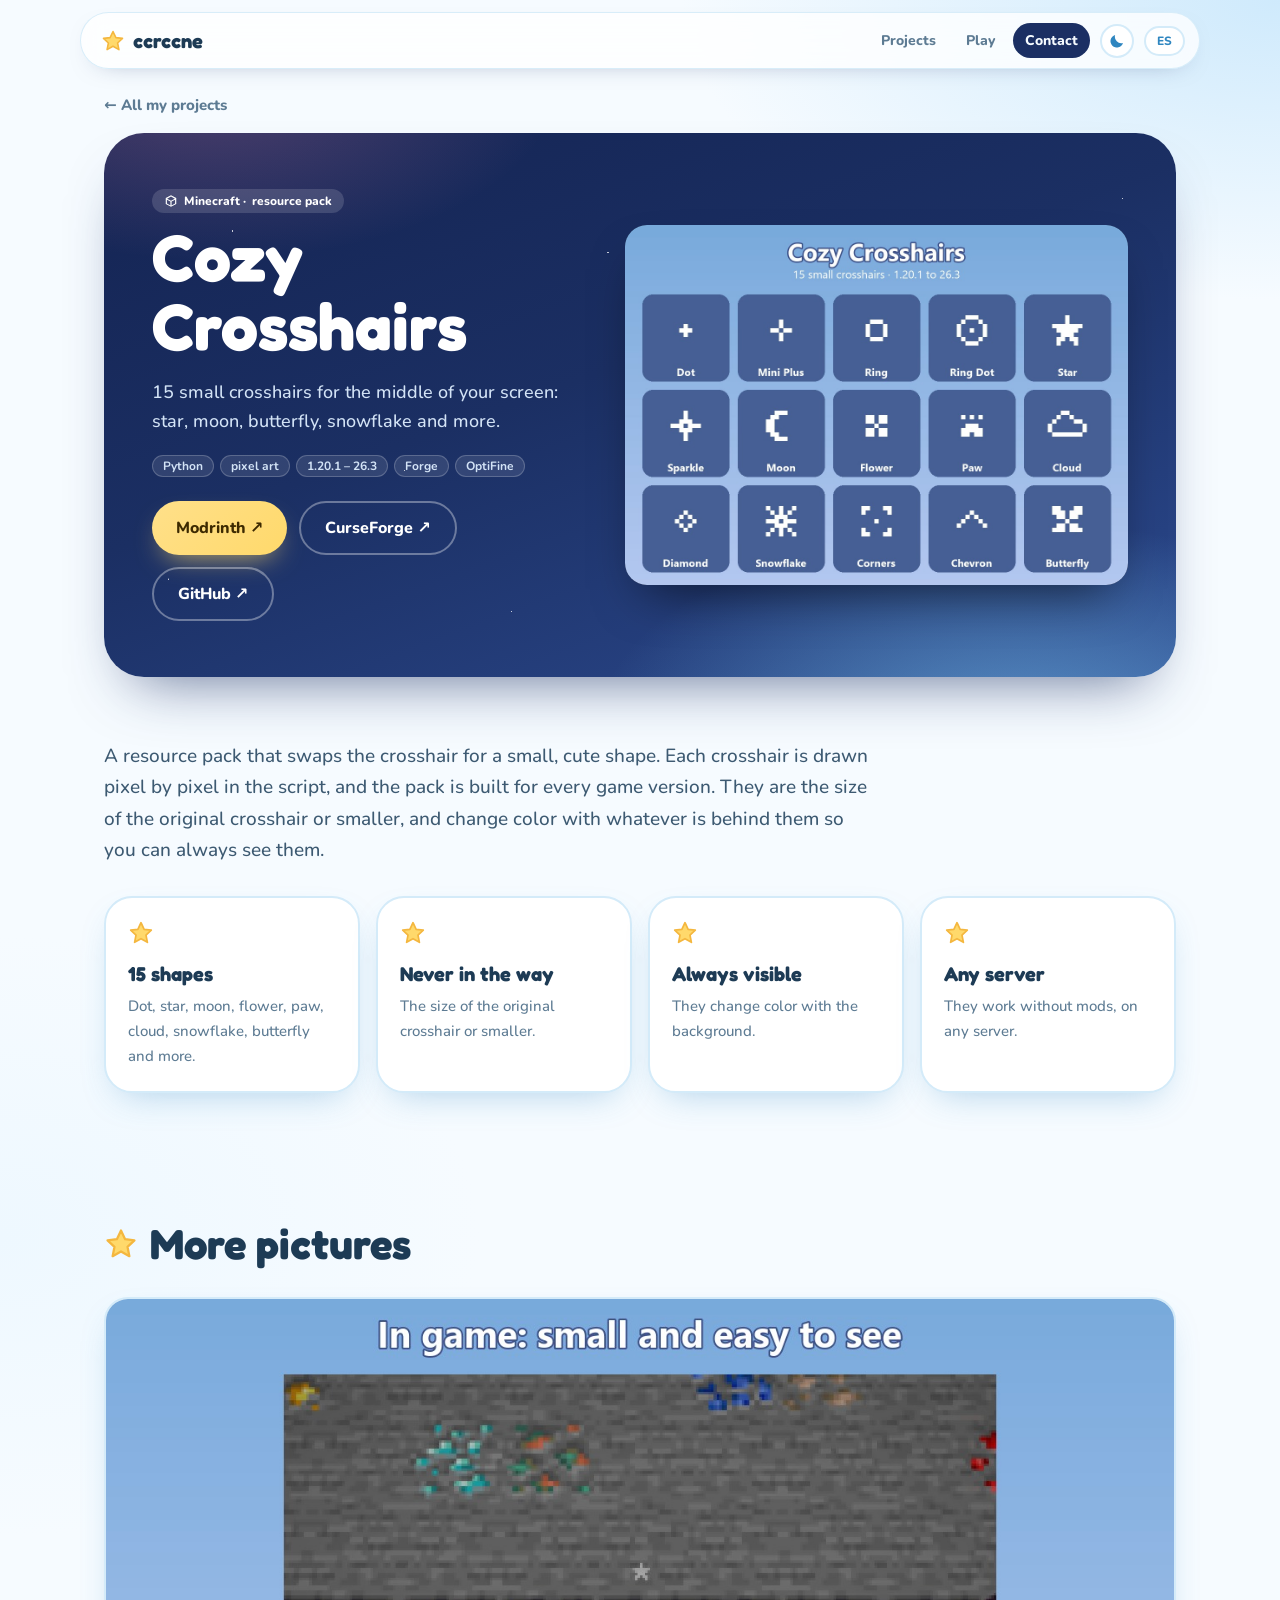
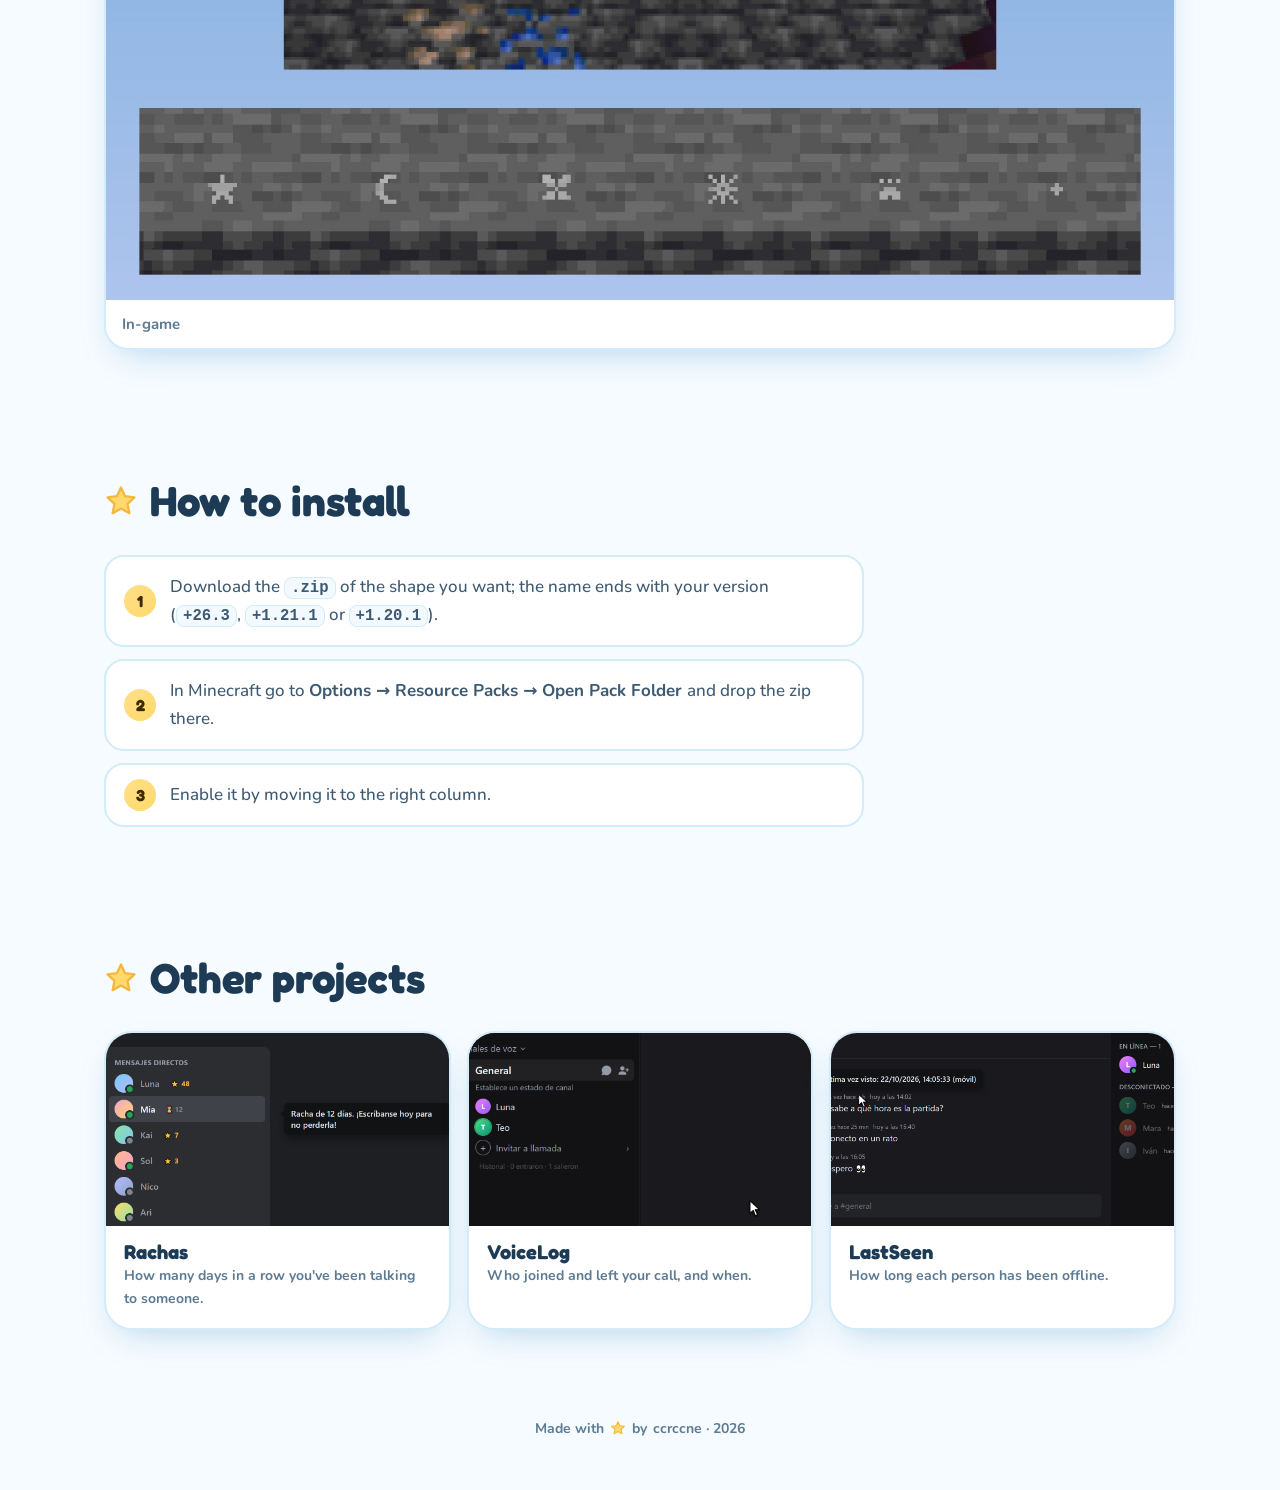
<file: cozy-crosshairs/index.html>
<!doctype html>
<html lang="es">
<head>
    <meta charset="utf-8">
    <meta name="viewport" content="width=device-width, initial-scale=1">
    <title>Cozy Crosshairs · ccrccne</title>
    <meta name="description" content="15 miras pequeñas y bonitas para Minecraft.">
    <meta name="theme-color" content="#1b2f63">
    <link rel="icon" href="data:image/svg+xml,%3Csvg xmlns='http://www.w3.org/2000/svg' viewBox='0 0 24 24'%3E%3Cpath fill='%23ffd96b' d='M12 2.5l2.9 6.1 6.6.8-4.9 4.6 1.3 6.6L12 17.3l-5.9 3.3 1.3-6.6-4.9-4.6 6.6-.8z' stroke='%23f4b73f' stroke-width='1.2' stroke-linejoin='round'/%3E%3C/svg%3E">
    <link rel="preconnect" href="https://fonts.googleapis.com">
    <link rel="preconnect" href="https://fonts.gstatic.com" crossorigin>
    <link href="https://fonts.googleapis.com/css2?family=Fredoka:wght@500;600;700&family=Nunito:wght@500;700;800&display=swap" rel="stylesheet">
    <link rel="stylesheet" href="../style.css?v=5">
    <script>
        try {
            const t = localStorage.getItem("theme");
            document.documentElement.dataset.theme = t ?? (matchMedia("(prefers-color-scheme: dark)").matches ? "dark" : "light");
        } catch { document.documentElement.dataset.theme = "light"; }
    </script>
</head>
<body>
    <!-- Formas reutilizables -->
    <svg width="0" height="0" style="position:absolute" aria-hidden="true">
        <symbol id="star" viewBox="0 0 24 24"><path d="M12 2.5l2.9 6.1 6.6.8-4.9 4.6 1.3 6.6L12 17.3l-5.9 3.3 1.3-6.6-4.9-4.6 6.6-.8z" stroke-linejoin="round" stroke-width="1.6"/></symbol>
        <symbol id="sparkle" viewBox="0 0 24 24"><path d="M12 1c.7 5.6 2.4 8.6 11 11-8.6 2.4-10.3 5.4-11 11-.7-5.6-2.4-8.6-11-11 8.6-2.4 10.3-5.4 11-11z"/></symbol>
        <symbol id="i-cube" viewBox="0 0 24 24"><path d="M12 2 3 7v10l9 5 9-5V7l-9-5Zm0 2.3L18.6 8 12 11.7 5.4 8 12 4.3ZM5 9.7l6 3.3v6.6l-6-3.3V9.7Zm8 9.9V13l6-3.3v6.6l-6 3.3Z" fill="currentColor"/></symbol>
        <symbol id="i-chat" viewBox="0 0 24 24"><path d="M5 4h14a3 3 0 0 1 3 3v8a3 3 0 0 1-3 3h-6.6L8 21.5V18H5a3 3 0 0 1-3-3V7a3 3 0 0 1 3-3Zm3.5 6.5a1.5 1.5 0 1 0 0 3 1.5 1.5 0 0 0 0-3Zm7 0a1.5 1.5 0 1 0 0 3 1.5 1.5 0 0 0 0-3Z" fill="currentColor"/></symbol>
        <symbol id="i-web" viewBox="0 0 24 24"><path d="M4 4h16a2 2 0 0 1 2 2v12a2 2 0 0 1-2 2H4a2 2 0 0 1-2-2V6a2 2 0 0 1 2-2Zm0 5v9h16V9H4Zm1.5-3a1 1 0 1 0 0 2 1 1 0 0 0 0-2Zm3 0a1 1 0 1 0 0 2 1 1 0 0 0 0-2Zm1.8 6.3 1.4 1.4-1.8 1.8 1.8 1.8-1.4 1.4-3.2-3.2 3.2-3.2Zm3.4 0 3.2 3.2-3.2 3.2-1.4-1.4 1.8-1.8-1.8-1.8 1.4-1.4Z" fill="currentColor"/></symbol>
        <symbol id="i-git" viewBox="0 0 24 24"><path d="M12 2a10 10 0 0 0-3.2 19.5c.5.1.7-.2.7-.5v-1.7c-2.8.6-3.4-1.2-3.4-1.2-.4-1.2-1.1-1.5-1.1-1.5-.9-.6.1-.6.1-.6 1 .1 1.5 1 1.5 1 .9 1.5 2.4 1.1 2.9.8.1-.6.4-1.1.6-1.3-2.2-.3-4.6-1.1-4.6-5 0-1.1.4-2 1-2.7-.1-.3-.4-1.3.1-2.7 0 0 .8-.3 2.8 1a9.6 9.6 0 0 1 5 0c1.9-1.3 2.8-1 2.8-1 .5 1.4.2 2.4.1 2.7.6.7 1 1.6 1 2.7 0 3.9-2.4 4.7-4.6 5 .4.3.7.9.7 1.9V21c0 .3.2.6.7.5A10 10 0 0 0 12 2Z" fill="currentColor"/></symbol>
        <symbol id="i-box" viewBox="0 0 24 24"><path d="M12 2a10 10 0 1 0 0 20 10 10 0 0 0 0-20Zm0 2.2a7.8 7.8 0 0 1 7.6 6l-2.3.6A5.5 5.5 0 0 0 6.6 12c0 1.2.4 2.3 1 3.2l-1.8 1.4A7.8 7.8 0 0 1 12 4.2Zm0 4.6a3.2 3.2 0 1 1 0 6.4 3.2 3.2 0 0 1 0-6.4Z" fill="currentColor"/></symbol>
        <symbol id="i-code" viewBox="0 0 24 24"><path d="M8.6 6.4 10 7.8 5.8 12l4.2 4.2-1.4 1.4L3 12l5.6-5.6Zm6.8 0L21 12l-5.6 5.6-1.4-1.4 4.2-4.2L14 7.8l1.4-1.4Z" fill="currentColor"/></symbol>
        <symbol id="i-flame" viewBox="0 0 24 24"><path d="M13 2s1 3.2-1.2 5.8C9.6 10.4 7 12 7 15.5A5 5 0 0 0 12 21a5 5 0 0 0 5-5.3c0-2.8-1.6-4.3-1.6-4.3s.2 2.3-1.4 3.1c0 0 .9-3.4-1-6.7C11.9 5.5 13 2 13 2Z" fill="currentColor"/></symbol>
    </svg>

    <header class="top">
        <a class="logo" href="../"><svg class="logo-star"><use href="#star"/></svg>ccrccne</a>
        <nav>
            <a href="../#proyectos"><span lang="es">Proyectos</span><span lang="en">Projects</span></a>
            <a href="../#jugar"><span lang="es">Jugar</span><span lang="en">Play</span></a>
            <a class="nav-cta" href="../#contacto"><span lang="es">Contacto</span><span lang="en">Contact</span></a>
            <button class="theme" id="theme" aria-label="Cambiar entre modo claro y oscuro / Toggle light and dark mode">
                <svg class="i-moon" viewBox="0 0 24 24"><path d="M20 14.5A8.5 8.5 0 0 1 9.5 4a8.5 8.5 0 1 0 10.5 10.5Z" fill="currentColor"/></svg>
                <svg class="i-sun" viewBox="0 0 24 24"><circle cx="12" cy="12" r="4.5" fill="currentColor"/><path d="M12 1.5v3M12 19.5v3M1.5 12h3M19.5 12h3M4.6 4.6l2.1 2.1M17.3 17.3l2.1 2.1M4.6 19.4l2.1-2.1M17.3 6.7l2.1-2.1" stroke="currentColor" stroke-width="2" stroke-linecap="round"/></svg>
            </button>
            <button class="lang" id="lang" aria-label="Cambiar idioma / Change language">EN</button>
        </nav>
    </header>

    <main class="pj">
        <a class="back" href="../#proyectos">← <span lang="es">Todos mis proyectos</span><span lang="en">All my projects</span></a>

        <section class="pj-hero">
            <div class="night" aria-hidden="true">
                <span class="dots"></span>
                <i class="meteor m1"></i><i class="meteor m3"></i>
            </div>
            <div class="pj-text">
                <p class="badge mc"><svg><use href="#i-cube"/></svg>Minecraft · <span lang="es">paquete de texturas</span><span lang="en">resource pack</span></p>
                <h1>Cozy Crosshairs</h1>
<p class="lead" lang="es">15 miras pequeñas para el centro de la pantalla: estrella, luna, mariposa, copo de nieve y más.</p>
<p class="lead" lang="en">15 small crosshairs for the middle of your screen: star, moon, butterfly, snowflake and more.</p>
                <ul class="stack"><li>Python</li><li>pixel art</li><li>1.20.1 – 26.3</li><li>Forge</li><li>OptiFine</li></ul>
                <div class="cta">
                    <a class="btn primary" href="https://modrinth.com/resourcepack/cozy-crosshairs" target="_blank" rel="noopener">Modrinth ↗</a>
                    <a class="btn ghost" href="https://www.curseforge.com/minecraft/texture-packs/cozy-crosshairs" target="_blank" rel="noopener">CurseForge ↗</a>
                    <a class="btn ghost" href="https://github.com/ccrccne/cozy-crosshairs/releases/latest" target="_blank" rel="noopener">GitHub ↗</a>
                </div>
            </div>
            <div class="pj-shot"><img src="../img/cozy-crosshairs-catalogo.jpg" alt="Las 15 miras de Cozy Crosshairs"></div>
        </section>

        <section class="pj-about">
<p class="pj-intro" lang="es">Un paquete de texturas que cambia la mira por una forma pequeña y bonita. Cada mira está dibujada píxel por píxel en el script y el paquete se arma solo para cada versión del juego. Son del tamaño de la mira original o menos, y cambian de color según lo que haya detrás para que siempre se vean.</p>
<p class="pj-intro" lang="en">A resource pack that swaps the crosshair for a small, cute shape. Each crosshair is drawn pixel by pixel in the script, and the pack is built for every game version. They are the size of the original crosshair or smaller, and change color with whatever is behind them so you can always see them.</p>
            <div class="feats">
                <div class="card feat"><svg class="feat-star"><use href="#star"/></svg><h3><span lang="es">15 formas</span><span lang="en">15 shapes</span></h3><p lang="es">Punto, estrella, luna, flor, huella, nube, copo de nieve, mariposa y más.</p>
<p lang="en">Dot, star, moon, flower, paw, cloud, snowflake, butterfly and more.</p></div>
                <div class="card feat"><svg class="feat-star"><use href="#star"/></svg><h3><span lang="es">No estorban</span><span lang="en">Never in the way</span></h3><p lang="es">Del tamaño de la mira original o más pequeñas.</p>
<p lang="en">The size of the original crosshair or smaller.</p></div>
                <div class="card feat"><svg class="feat-star"><use href="#star"/></svg><h3><span lang="es">Siempre visibles</span><span lang="en">Always visible</span></h3><p lang="es">Cambian de color según el fondo.</p>
<p lang="en">They change color with the background.</p></div>
                <div class="card feat"><svg class="feat-star"><use href="#star"/></svg><h3><span lang="es">Cualquier servidor</span><span lang="en">Any server</span></h3><p lang="es">Funcionan sin mods y en cualquier servidor.</p>
<p lang="en">They work without mods, on any server.</p></div>
            </div>
        </section>

        <section class="pj-gallery">
            <h2><svg class="h-star"><use href="#star"/></svg><span lang="es">Más fotos</span><span lang="en">More pictures</span></h2>
            <div class="gallery">
                <figure><img src="../img/cozy-crosshairs-juego.jpg" alt="Las miras dentro del juego" loading="lazy"><figcaption>In-game</figcaption></figure>
            </div>
        </section>

        <section class="pj-install">
            <h2><svg class="h-star"><use href="#star"/></svg><span lang="es">Cómo se instala</span><span lang="en">How to install</span></h2>
            <ol class="steps">
                <li><span lang="es">Descarga el <code>.zip</code> de la forma que quieras; el nombre termina en tu versión (<code>+26.3</code>, <code>+1.21.1</code> o <code>+1.20.1</code>).</span><span lang="en">Download the <code>.zip</code> of the shape you want; the name ends with your version (<code>+26.3</code>, <code>+1.21.1</code> or <code>+1.20.1</code>).</span></li>
                <li><span lang="es">En Minecraft ve a <b>Opciones → Paquetes de recursos → Abrir carpeta</b> y pon el zip ahí.</span><span lang="en">In Minecraft go to <b>Options → Resource Packs → Open Pack Folder</b> and drop the zip there.</span></li>
                <li><span lang="es">Actívalo pasándolo a la columna de la derecha.</span><span lang="en">Enable it by moving it to the right column.</span></li>
            </ol>
        </section>

        <section class="pj-more">
            <h2><svg class="h-star"><use href="#star"/></svg><span lang="es">Otros proyectos</span><span lang="en">Other projects</span></h2>
            <div class="more-grid">
                <a class="card more" href="../rachas/"><img src="../img/rachas.png" alt="" loading="lazy"><span><b>Rachas</b><small><span lang="es">Cuántos días seguidos llevas hablando con alguien.</span><span lang="en">How many days in a row you've been talking to someone.</span></small></span></a>
                <a class="card more" href="../voicelog/"><img src="../img/voicelog.gif" alt="" loading="lazy"><span><b>VoiceLog</b><small><span lang="es">Quién entró y salió de tu llamada, y a qué hora.</span><span lang="en">Who joined and left your call, and when.</span></small></span></a>
                <a class="card more" href="../lastseen/"><img src="../img/lastseen.png" alt="" loading="lazy"><span><b>LastSeen</b><small><span lang="es">Desde cuándo está desconectada cada persona.</span><span lang="en">How long each person has been offline.</span></small></span></a>
            </div>
        </section>
    </main>

    <footer>
        <p><span lang="es">Hecho con</span><span lang="en">Made with</span> <svg class="foot-star"><use href="#star"/></svg> <span lang="es">por</span><span lang="en">by</span> ccrccne · 2026</p>
    </footer>

    <script src="../main.js?v=5"></script>
</body>
</html>
</file>
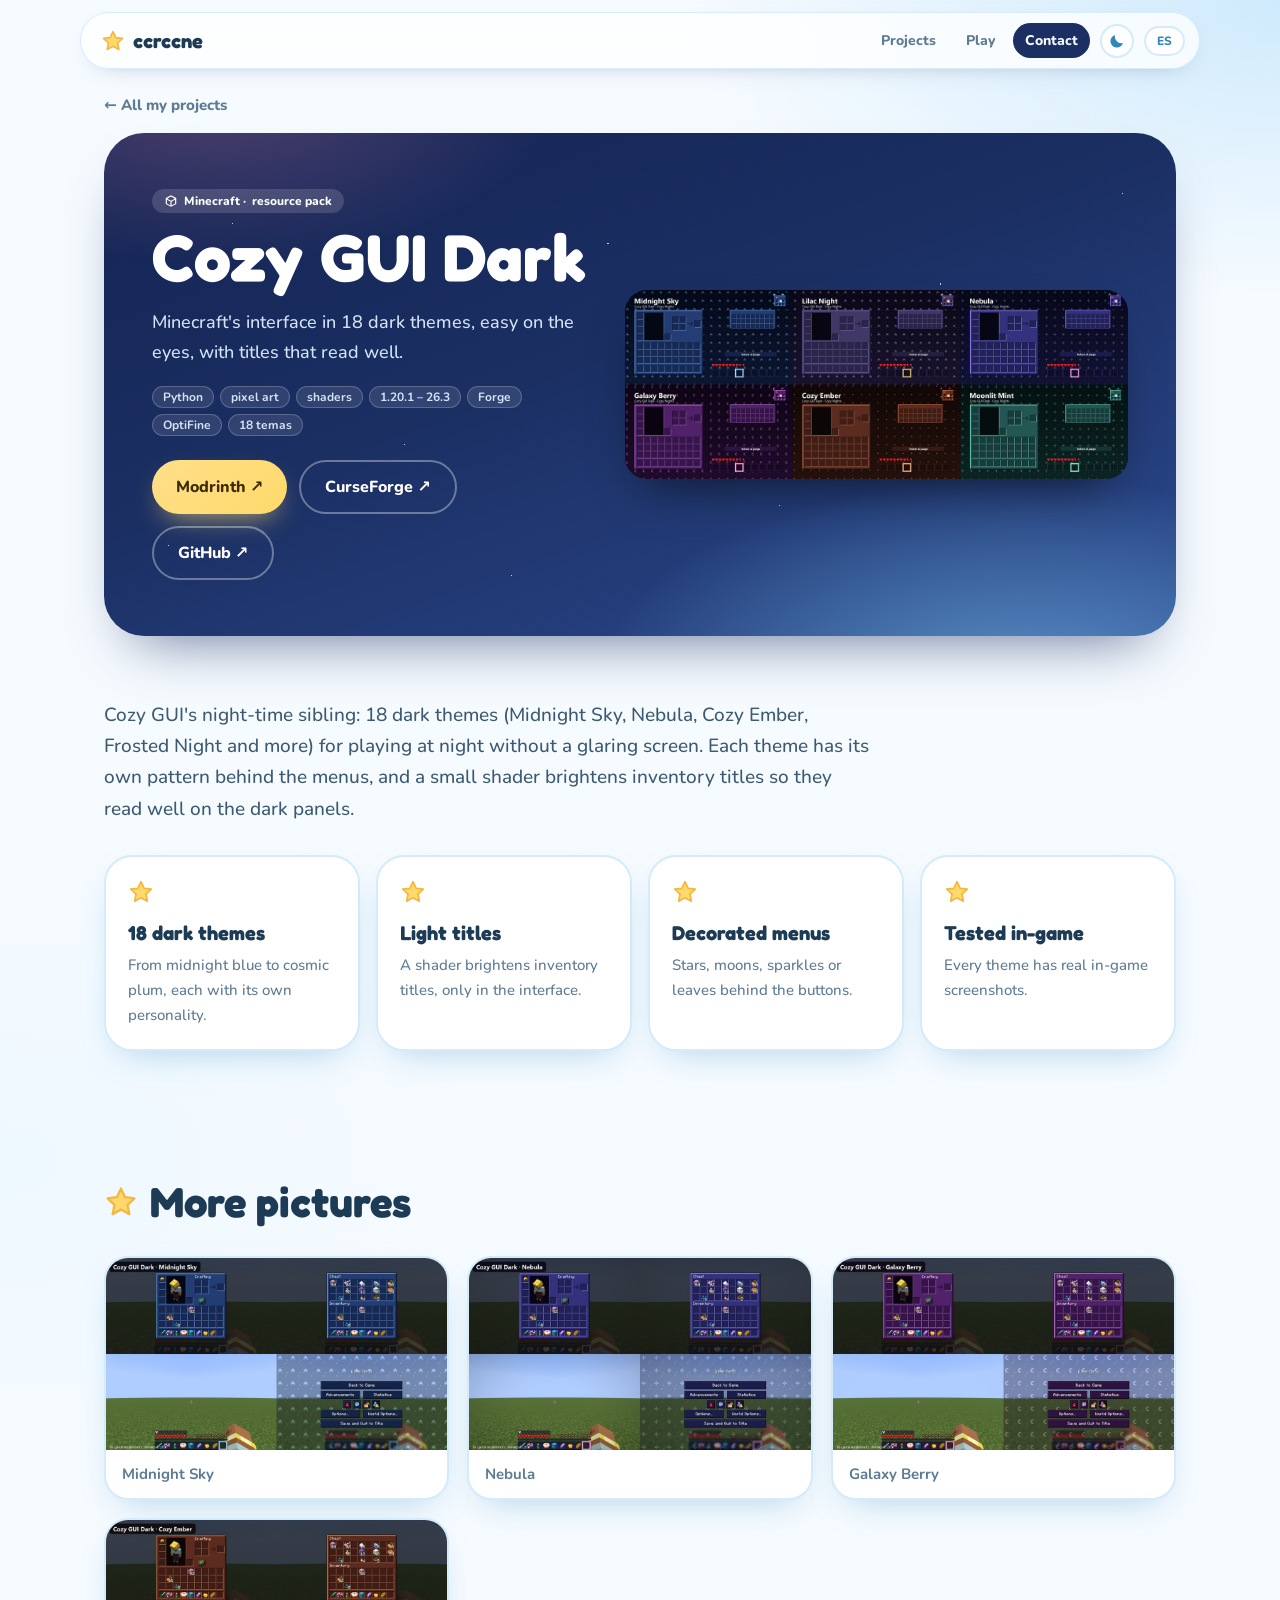
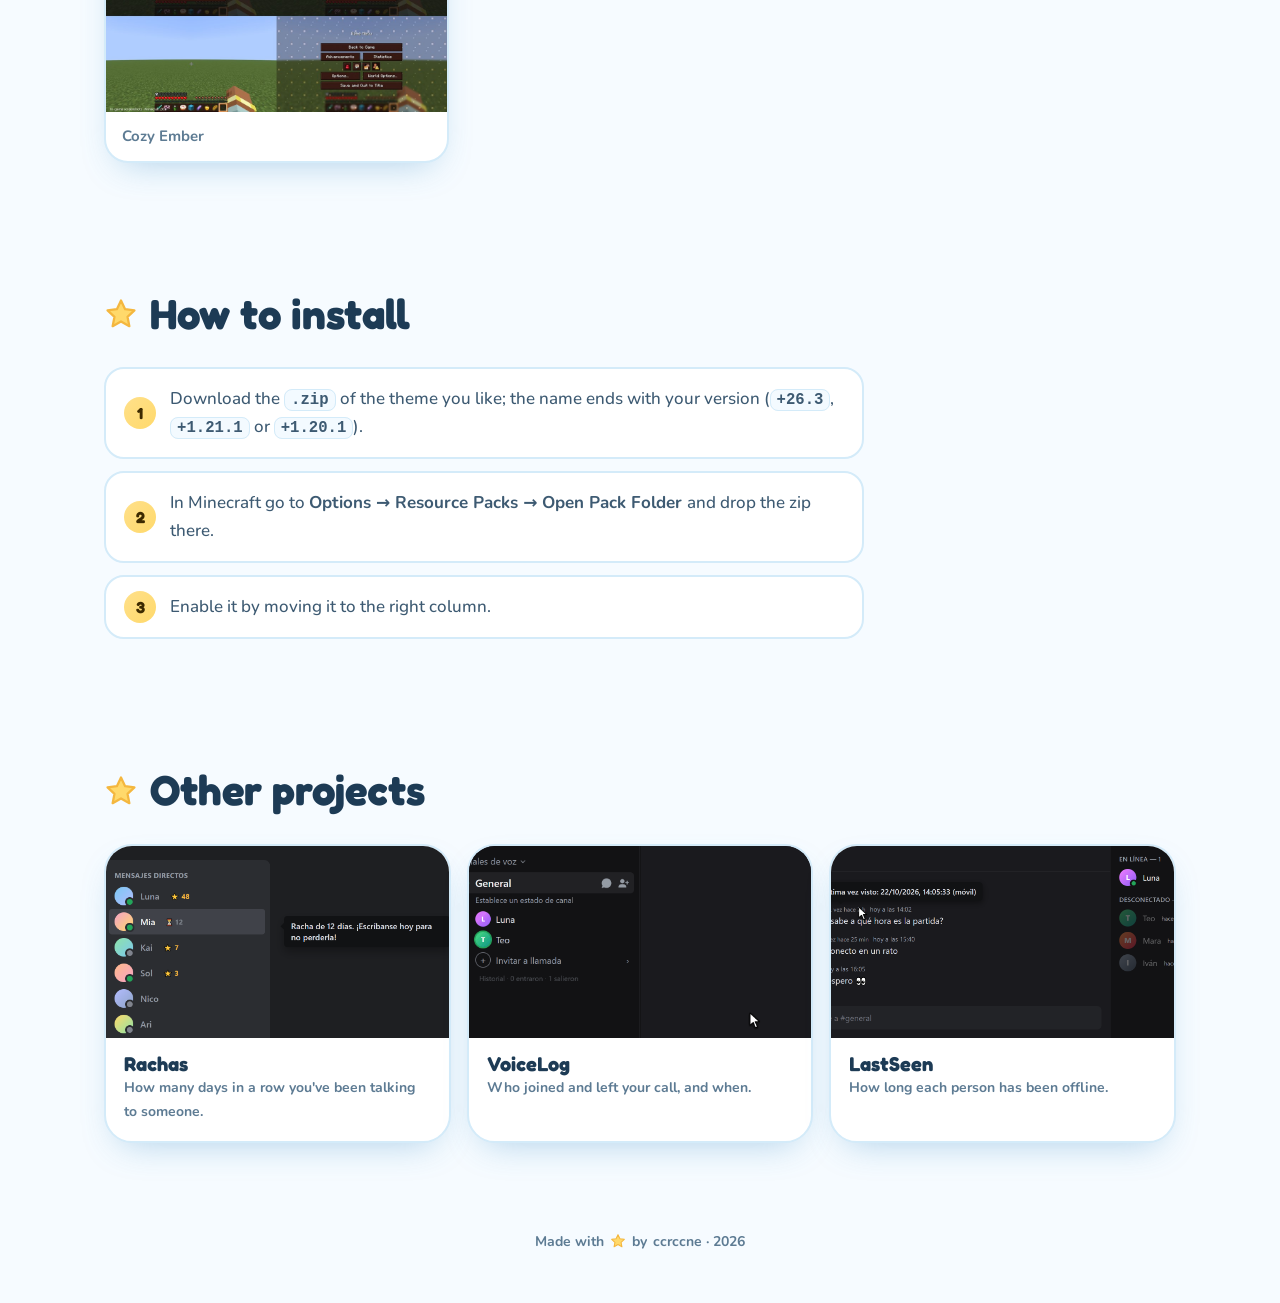
<file: cozy-gui-dark/index.html>
<!doctype html>
<html lang="es">
<head>
    <meta charset="utf-8">
    <meta name="viewport" content="width=device-width, initial-scale=1">
    <title>Cozy GUI Dark · ccrccne</title>
    <meta name="description" content="La interfaz de Minecraft en 18 temas oscuros suaves para la vista.">
    <meta name="theme-color" content="#1b2f63">
    <link rel="icon" href="data:image/svg+xml,%3Csvg xmlns='http://www.w3.org/2000/svg' viewBox='0 0 24 24'%3E%3Cpath fill='%23ffd96b' d='M12 2.5l2.9 6.1 6.6.8-4.9 4.6 1.3 6.6L12 17.3l-5.9 3.3 1.3-6.6-4.9-4.6 6.6-.8z' stroke='%23f4b73f' stroke-width='1.2' stroke-linejoin='round'/%3E%3C/svg%3E">
    <link rel="preconnect" href="https://fonts.googleapis.com">
    <link rel="preconnect" href="https://fonts.gstatic.com" crossorigin>
    <link href="https://fonts.googleapis.com/css2?family=Fredoka:wght@500;600;700&family=Nunito:wght@500;700;800&display=swap" rel="stylesheet">
    <link rel="stylesheet" href="../style.css?v=5">
    <script>
        try {
            const t = localStorage.getItem("theme");
            document.documentElement.dataset.theme = t ?? (matchMedia("(prefers-color-scheme: dark)").matches ? "dark" : "light");
        } catch { document.documentElement.dataset.theme = "light"; }
    </script>
</head>
<body>
    <!-- Formas reutilizables -->
    <svg width="0" height="0" style="position:absolute" aria-hidden="true">
        <symbol id="star" viewBox="0 0 24 24"><path d="M12 2.5l2.9 6.1 6.6.8-4.9 4.6 1.3 6.6L12 17.3l-5.9 3.3 1.3-6.6-4.9-4.6 6.6-.8z" stroke-linejoin="round" stroke-width="1.6"/></symbol>
        <symbol id="sparkle" viewBox="0 0 24 24"><path d="M12 1c.7 5.6 2.4 8.6 11 11-8.6 2.4-10.3 5.4-11 11-.7-5.6-2.4-8.6-11-11 8.6-2.4 10.3-5.4 11-11z"/></symbol>
        <symbol id="i-cube" viewBox="0 0 24 24"><path d="M12 2 3 7v10l9 5 9-5V7l-9-5Zm0 2.3L18.6 8 12 11.7 5.4 8 12 4.3ZM5 9.7l6 3.3v6.6l-6-3.3V9.7Zm8 9.9V13l6-3.3v6.6l-6 3.3Z" fill="currentColor"/></symbol>
        <symbol id="i-chat" viewBox="0 0 24 24"><path d="M5 4h14a3 3 0 0 1 3 3v8a3 3 0 0 1-3 3h-6.6L8 21.5V18H5a3 3 0 0 1-3-3V7a3 3 0 0 1 3-3Zm3.5 6.5a1.5 1.5 0 1 0 0 3 1.5 1.5 0 0 0 0-3Zm7 0a1.5 1.5 0 1 0 0 3 1.5 1.5 0 0 0 0-3Z" fill="currentColor"/></symbol>
        <symbol id="i-web" viewBox="0 0 24 24"><path d="M4 4h16a2 2 0 0 1 2 2v12a2 2 0 0 1-2 2H4a2 2 0 0 1-2-2V6a2 2 0 0 1 2-2Zm0 5v9h16V9H4Zm1.5-3a1 1 0 1 0 0 2 1 1 0 0 0 0-2Zm3 0a1 1 0 1 0 0 2 1 1 0 0 0 0-2Zm1.8 6.3 1.4 1.4-1.8 1.8 1.8 1.8-1.4 1.4-3.2-3.2 3.2-3.2Zm3.4 0 3.2 3.2-3.2 3.2-1.4-1.4 1.8-1.8-1.8-1.8 1.4-1.4Z" fill="currentColor"/></symbol>
        <symbol id="i-git" viewBox="0 0 24 24"><path d="M12 2a10 10 0 0 0-3.2 19.5c.5.1.7-.2.7-.5v-1.7c-2.8.6-3.4-1.2-3.4-1.2-.4-1.2-1.1-1.5-1.1-1.5-.9-.6.1-.6.1-.6 1 .1 1.5 1 1.5 1 .9 1.5 2.4 1.1 2.9.8.1-.6.4-1.1.6-1.3-2.2-.3-4.6-1.1-4.6-5 0-1.1.4-2 1-2.7-.1-.3-.4-1.3.1-2.7 0 0 .8-.3 2.8 1a9.6 9.6 0 0 1 5 0c1.9-1.3 2.8-1 2.8-1 .5 1.4.2 2.4.1 2.7.6.7 1 1.6 1 2.7 0 3.9-2.4 4.7-4.6 5 .4.3.7.9.7 1.9V21c0 .3.2.6.7.5A10 10 0 0 0 12 2Z" fill="currentColor"/></symbol>
        <symbol id="i-box" viewBox="0 0 24 24"><path d="M12 2a10 10 0 1 0 0 20 10 10 0 0 0 0-20Zm0 2.2a7.8 7.8 0 0 1 7.6 6l-2.3.6A5.5 5.5 0 0 0 6.6 12c0 1.2.4 2.3 1 3.2l-1.8 1.4A7.8 7.8 0 0 1 12 4.2Zm0 4.6a3.2 3.2 0 1 1 0 6.4 3.2 3.2 0 0 1 0-6.4Z" fill="currentColor"/></symbol>
        <symbol id="i-code" viewBox="0 0 24 24"><path d="M8.6 6.4 10 7.8 5.8 12l4.2 4.2-1.4 1.4L3 12l5.6-5.6Zm6.8 0L21 12l-5.6 5.6-1.4-1.4 4.2-4.2L14 7.8l1.4-1.4Z" fill="currentColor"/></symbol>
        <symbol id="i-flame" viewBox="0 0 24 24"><path d="M13 2s1 3.2-1.2 5.8C9.6 10.4 7 12 7 15.5A5 5 0 0 0 12 21a5 5 0 0 0 5-5.3c0-2.8-1.6-4.3-1.6-4.3s.2 2.3-1.4 3.1c0 0 .9-3.4-1-6.7C11.9 5.5 13 2 13 2Z" fill="currentColor"/></symbol>
    </svg>

    <header class="top">
        <a class="logo" href="../"><svg class="logo-star"><use href="#star"/></svg>ccrccne</a>
        <nav>
            <a href="../#proyectos"><span lang="es">Proyectos</span><span lang="en">Projects</span></a>
            <a href="../#jugar"><span lang="es">Jugar</span><span lang="en">Play</span></a>
            <a class="nav-cta" href="../#contacto"><span lang="es">Contacto</span><span lang="en">Contact</span></a>
            <button class="theme" id="theme" aria-label="Cambiar entre modo claro y oscuro / Toggle light and dark mode">
                <svg class="i-moon" viewBox="0 0 24 24"><path d="M20 14.5A8.5 8.5 0 0 1 9.5 4a8.5 8.5 0 1 0 10.5 10.5Z" fill="currentColor"/></svg>
                <svg class="i-sun" viewBox="0 0 24 24"><circle cx="12" cy="12" r="4.5" fill="currentColor"/><path d="M12 1.5v3M12 19.5v3M1.5 12h3M19.5 12h3M4.6 4.6l2.1 2.1M17.3 17.3l2.1 2.1M4.6 19.4l2.1-2.1M17.3 6.7l2.1-2.1" stroke="currentColor" stroke-width="2" stroke-linecap="round"/></svg>
            </button>
            <button class="lang" id="lang" aria-label="Cambiar idioma / Change language">EN</button>
        </nav>
    </header>

    <main class="pj">
        <a class="back" href="../#proyectos">← <span lang="es">Todos mis proyectos</span><span lang="en">All my projects</span></a>

        <section class="pj-hero">
            <div class="night" aria-hidden="true">
                <span class="dots"></span>
                <i class="meteor m1"></i><i class="meteor m3"></i>
            </div>
            <div class="pj-text">
                <p class="badge mc"><svg><use href="#i-cube"/></svg>Minecraft · <span lang="es">paquete de texturas</span><span lang="en">resource pack</span></p>
                <h1>Cozy GUI Dark</h1>
<p class="lead" lang="es">La interfaz de Minecraft en 18 temas oscuros, suaves para la vista y con títulos que se leen bien.</p>
<p class="lead" lang="en">Minecraft's interface in 18 dark themes, easy on the eyes, with titles that read well.</p>
                <ul class="stack"><li>Python</li><li>pixel art</li><li>shaders</li><li>1.20.1 – 26.3</li><li>Forge</li><li>OptiFine</li><li>18 temas</li></ul>
                <div class="cta">
                    <a class="btn primary" href="https://modrinth.com/resourcepack/cozy-gui-dark" target="_blank" rel="noopener">Modrinth ↗</a>
                    <a class="btn ghost" href="https://www.curseforge.com/minecraft/texture-packs/cozy-gui-dark" target="_blank" rel="noopener">CurseForge ↗</a>
                    <a class="btn ghost" href="https://github.com/ccrccne/cozy-gui/releases/tag/dark-v1.0.1" target="_blank" rel="noopener">GitHub ↗</a>
                </div>
            </div>
            <div class="pj-shot"><img src="../img/cozy-gui-dark-variantes.jpg" alt="Algunos de los 18 temas oscuros de Cozy GUI Dark"></div>
        </section>

        <section class="pj-about">
<p class="pj-intro" lang="es">El hermano nocturno de Cozy GUI: 18 temas oscuros (Midnight Sky, Nebula, Cozy Ember, Frosted Night y más) para jugar de noche sin que la pantalla encandile. Cada tema trae su dibujito en el fondo de los menús, y un pequeño shader aclara los títulos de los inventarios para que se lean sobre el fondo oscuro.</p>
<p class="pj-intro" lang="en">Cozy GUI's night-time sibling: 18 dark themes (Midnight Sky, Nebula, Cozy Ember, Frosted Night and more) for playing at night without a glaring screen. Each theme has its own pattern behind the menus, and a small shader brightens inventory titles so they read well on the dark panels.</p>
            <div class="feats">
                <div class="card feat"><svg class="feat-star"><use href="#star"/></svg><h3><span lang="es">18 temas oscuros</span><span lang="en">18 dark themes</span></h3><p lang="es">Del azul de medianoche al ciruela cósmico, cada uno con su personalidad.</p>
<p lang="en">From midnight blue to cosmic plum, each with its own personality.</p></div>
                <div class="card feat"><svg class="feat-star"><use href="#star"/></svg><h3><span lang="es">Títulos claros</span><span lang="en">Light titles</span></h3><p lang="es">Un shader aclara los títulos de los inventarios solo en la interfaz.</p>
<p lang="en">A shader brightens inventory titles, only in the interface.</p></div>
                <div class="card feat"><svg class="feat-star"><use href="#star"/></svg><h3><span lang="es">Menús decorados</span><span lang="en">Decorated menus</span></h3><p lang="es">Estrellas, lunas, destellos u hojas detrás de los botones.</p>
<p lang="en">Stars, moons, sparkles or leaves behind the buttons.</p></div>
                <div class="card feat"><svg class="feat-star"><use href="#star"/></svg><h3><span lang="es">Probado en el juego</span><span lang="en">Tested in-game</span></h3><p lang="es">Cada tema tiene capturas reales del juego.</p>
<p lang="en">Every theme has real in-game screenshots.</p></div>
            </div>
        </section>

        <section class="pj-gallery">
            <h2><svg class="h-star"><use href="#star"/></svg><span lang="es">Más fotos</span><span lang="en">More pictures</span></h2>
            <div class="gallery">
                <figure><img src="../img/cozy-gui-dark-midnight-sky.jpg" alt="Tema Midnight Sky dentro del juego" loading="lazy"><figcaption>Midnight Sky</figcaption></figure>
                <figure><img src="../img/cozy-gui-dark-nebula.jpg" alt="Tema Nebula dentro del juego" loading="lazy"><figcaption>Nebula</figcaption></figure>
                <figure><img src="../img/cozy-gui-dark-galaxy-berry.jpg" alt="Tema Galaxy Berry dentro del juego" loading="lazy"><figcaption>Galaxy Berry</figcaption></figure>
                <figure><img src="../img/cozy-gui-dark-cozy-ember.jpg" alt="Tema Cozy Ember dentro del juego" loading="lazy"><figcaption>Cozy Ember</figcaption></figure>
            </div>
        </section>

        <section class="pj-install">
            <h2><svg class="h-star"><use href="#star"/></svg><span lang="es">Cómo se instala</span><span lang="en">How to install</span></h2>
            <ol class="steps">
                <li><span lang="es">Descarga el <code>.zip</code> del tema que te guste; el nombre termina en tu versión (<code>+26.3</code>, <code>+1.21.1</code> o <code>+1.20.1</code>).</span><span lang="en">Download the <code>.zip</code> of the theme you like; the name ends with your version (<code>+26.3</code>, <code>+1.21.1</code> or <code>+1.20.1</code>).</span></li>
                <li><span lang="es">En Minecraft ve a <b>Opciones → Paquetes de recursos → Abrir carpeta</b> y pon el zip ahí.</span><span lang="en">In Minecraft go to <b>Options → Resource Packs → Open Pack Folder</b> and drop the zip there.</span></li>
                <li><span lang="es">Actívalo pasándolo a la columna de la derecha.</span><span lang="en">Enable it by moving it to the right column.</span></li>
            </ol>
        </section>

        <section class="pj-more">
            <h2><svg class="h-star"><use href="#star"/></svg><span lang="es">Otros proyectos</span><span lang="en">Other projects</span></h2>
            <div class="more-grid">
                <a class="card more" href="../rachas/"><img src="../img/rachas.png" alt="" loading="lazy"><span><b>Rachas</b><small><span lang="es">Cuántos días seguidos llevas hablando con alguien.</span><span lang="en">How many days in a row you've been talking to someone.</span></small></span></a>
                <a class="card more" href="../voicelog/"><img src="../img/voicelog.gif" alt="" loading="lazy"><span><b>VoiceLog</b><small><span lang="es">Quién entró y salió de tu llamada, y a qué hora.</span><span lang="en">Who joined and left your call, and when.</span></small></span></a>
                <a class="card more" href="../lastseen/"><img src="../img/lastseen.png" alt="" loading="lazy"><span><b>LastSeen</b><small><span lang="es">Desde cuándo está desconectada cada persona.</span><span lang="en">How long each person has been offline.</span></small></span></a>
            </div>
        </section>
    </main>

    <footer>
        <p><span lang="es">Hecho con</span><span lang="en">Made with</span> <svg class="foot-star"><use href="#star"/></svg> <span lang="es">por</span><span lang="en">by</span> ccrccne · 2026</p>
    </footer>

    <script src="../main.js?v=5"></script>
</body>
</html>
</file>
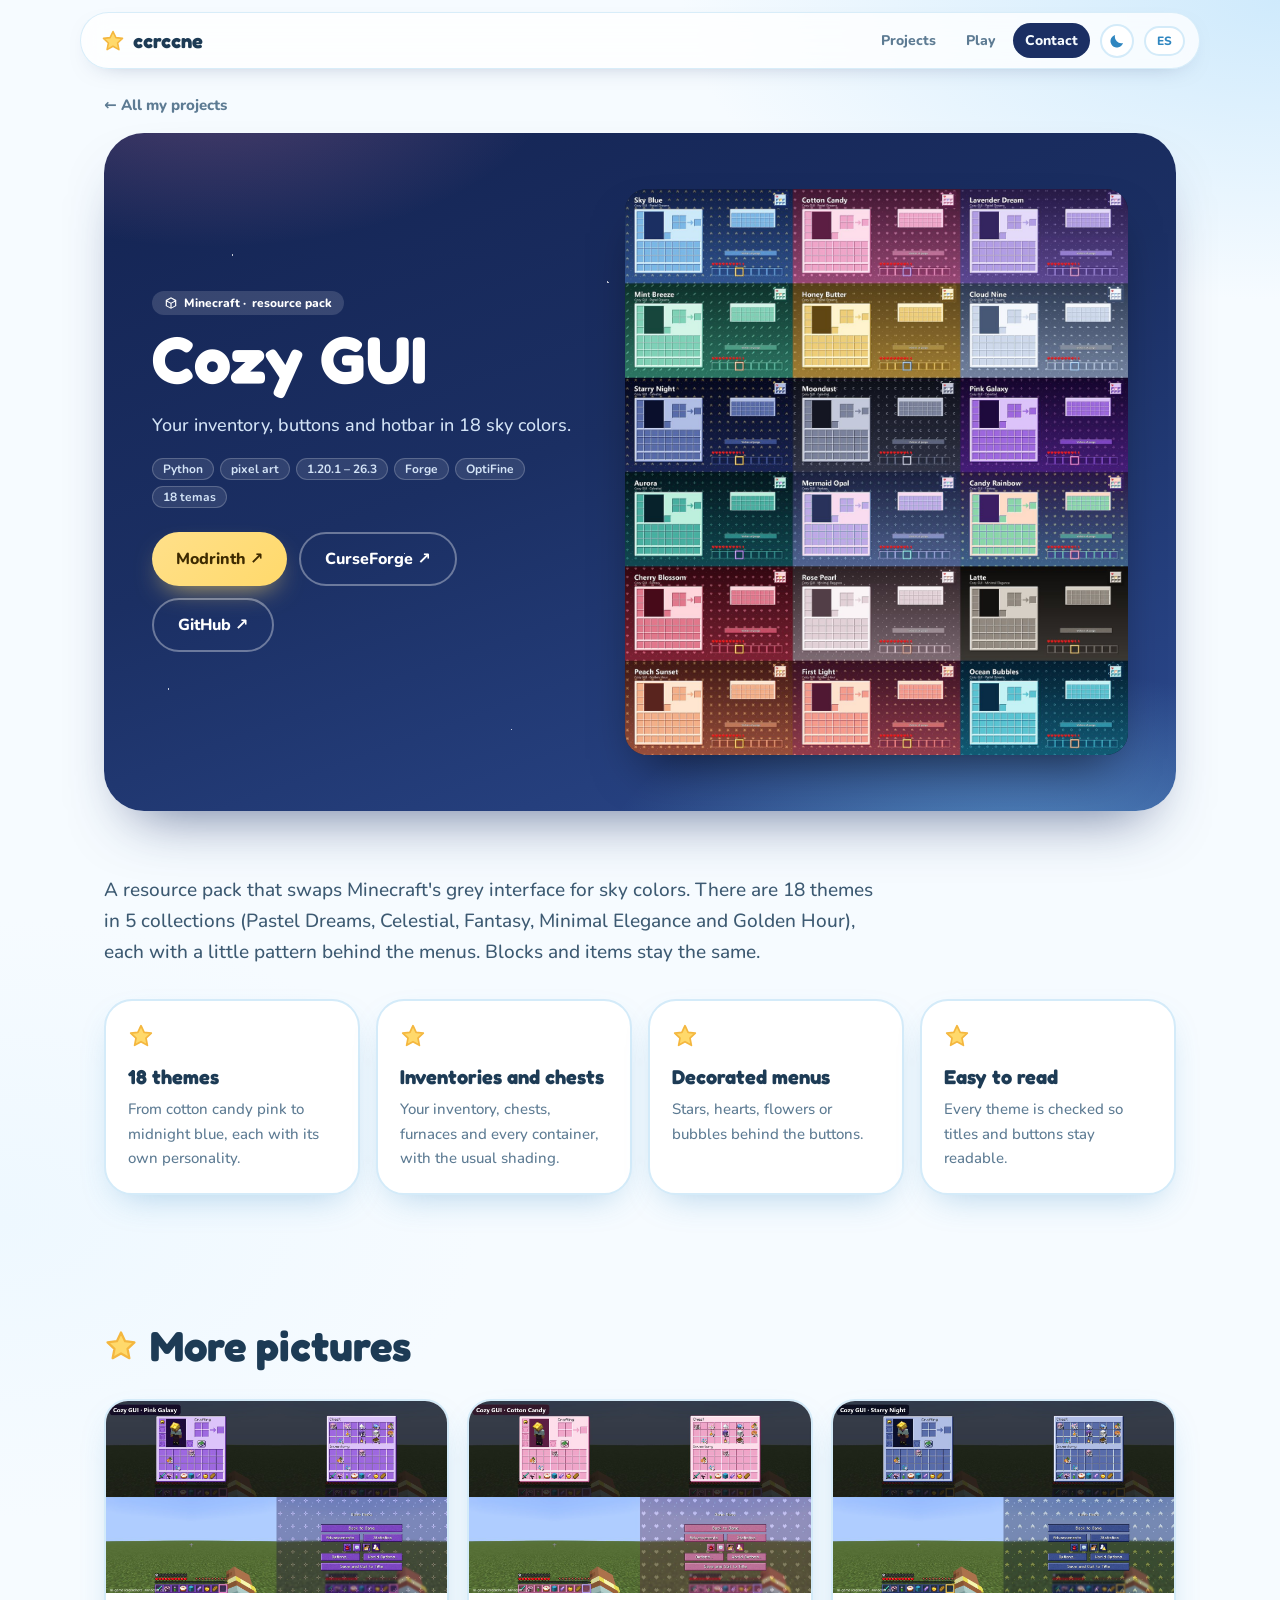
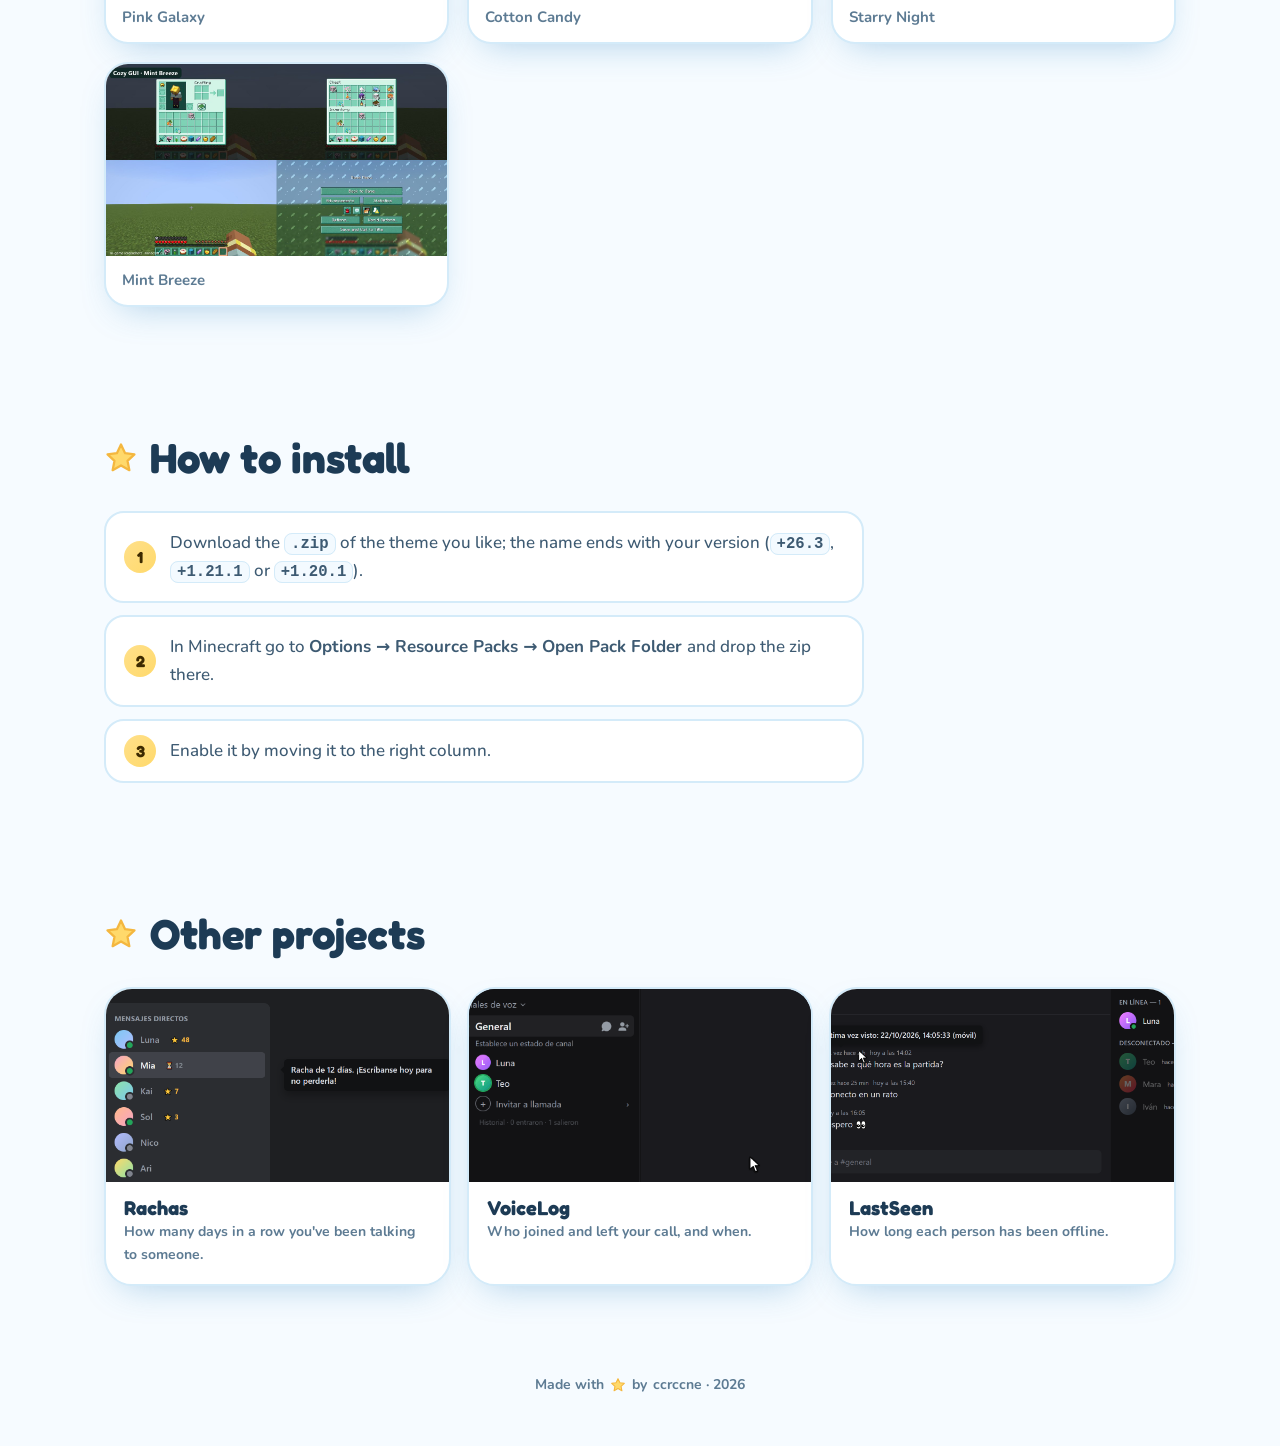
<file: cozy-gui/index.html>
<!doctype html>
<html lang="es">
<head>
    <meta charset="utf-8">
    <meta name="viewport" content="width=device-width, initial-scale=1">
    <title>Cozy GUI · ccrccne</title>
    <meta name="description" content="Tu inventario, tus botones y tu barra rápida en azul cielo.">
    <meta name="theme-color" content="#1b2f63">
    <link rel="icon" href="data:image/svg+xml,%3Csvg xmlns='http://www.w3.org/2000/svg' viewBox='0 0 24 24'%3E%3Cpath fill='%23ffd96b' d='M12 2.5l2.9 6.1 6.6.8-4.9 4.6 1.3 6.6L12 17.3l-5.9 3.3 1.3-6.6-4.9-4.6 6.6-.8z' stroke='%23f4b73f' stroke-width='1.2' stroke-linejoin='round'/%3E%3C/svg%3E">
    <link rel="preconnect" href="https://fonts.googleapis.com">
    <link rel="preconnect" href="https://fonts.gstatic.com" crossorigin>
    <link href="https://fonts.googleapis.com/css2?family=Fredoka:wght@500;600;700&family=Nunito:wght@500;700;800&display=swap" rel="stylesheet">
    <link rel="stylesheet" href="../style.css?v=5">
    <script>
        try {
            const t = localStorage.getItem("theme");
            document.documentElement.dataset.theme = t ?? (matchMedia("(prefers-color-scheme: dark)").matches ? "dark" : "light");
        } catch { document.documentElement.dataset.theme = "light"; }
    </script>
</head>
<body>
    <!-- Formas reutilizables -->
    <svg width="0" height="0" style="position:absolute" aria-hidden="true">
        <symbol id="star" viewBox="0 0 24 24"><path d="M12 2.5l2.9 6.1 6.6.8-4.9 4.6 1.3 6.6L12 17.3l-5.9 3.3 1.3-6.6-4.9-4.6 6.6-.8z" stroke-linejoin="round" stroke-width="1.6"/></symbol>
        <symbol id="sparkle" viewBox="0 0 24 24"><path d="M12 1c.7 5.6 2.4 8.6 11 11-8.6 2.4-10.3 5.4-11 11-.7-5.6-2.4-8.6-11-11 8.6-2.4 10.3-5.4 11-11z"/></symbol>
        <symbol id="i-cube" viewBox="0 0 24 24"><path d="M12 2 3 7v10l9 5 9-5V7l-9-5Zm0 2.3L18.6 8 12 11.7 5.4 8 12 4.3ZM5 9.7l6 3.3v6.6l-6-3.3V9.7Zm8 9.9V13l6-3.3v6.6l-6 3.3Z" fill="currentColor"/></symbol>
        <symbol id="i-chat" viewBox="0 0 24 24"><path d="M5 4h14a3 3 0 0 1 3 3v8a3 3 0 0 1-3 3h-6.6L8 21.5V18H5a3 3 0 0 1-3-3V7a3 3 0 0 1 3-3Zm3.5 6.5a1.5 1.5 0 1 0 0 3 1.5 1.5 0 0 0 0-3Zm7 0a1.5 1.5 0 1 0 0 3 1.5 1.5 0 0 0 0-3Z" fill="currentColor"/></symbol>
        <symbol id="i-web" viewBox="0 0 24 24"><path d="M4 4h16a2 2 0 0 1 2 2v12a2 2 0 0 1-2 2H4a2 2 0 0 1-2-2V6a2 2 0 0 1 2-2Zm0 5v9h16V9H4Zm1.5-3a1 1 0 1 0 0 2 1 1 0 0 0 0-2Zm3 0a1 1 0 1 0 0 2 1 1 0 0 0 0-2Zm1.8 6.3 1.4 1.4-1.8 1.8 1.8 1.8-1.4 1.4-3.2-3.2 3.2-3.2Zm3.4 0 3.2 3.2-3.2 3.2-1.4-1.4 1.8-1.8-1.8-1.8 1.4-1.4Z" fill="currentColor"/></symbol>
        <symbol id="i-git" viewBox="0 0 24 24"><path d="M12 2a10 10 0 0 0-3.2 19.5c.5.1.7-.2.7-.5v-1.7c-2.8.6-3.4-1.2-3.4-1.2-.4-1.2-1.1-1.5-1.1-1.5-.9-.6.1-.6.1-.6 1 .1 1.5 1 1.5 1 .9 1.5 2.4 1.1 2.9.8.1-.6.4-1.1.6-1.3-2.2-.3-4.6-1.1-4.6-5 0-1.1.4-2 1-2.7-.1-.3-.4-1.3.1-2.7 0 0 .8-.3 2.8 1a9.6 9.6 0 0 1 5 0c1.9-1.3 2.8-1 2.8-1 .5 1.4.2 2.4.1 2.7.6.7 1 1.6 1 2.7 0 3.9-2.4 4.7-4.6 5 .4.3.7.9.7 1.9V21c0 .3.2.6.7.5A10 10 0 0 0 12 2Z" fill="currentColor"/></symbol>
        <symbol id="i-box" viewBox="0 0 24 24"><path d="M12 2a10 10 0 1 0 0 20 10 10 0 0 0 0-20Zm0 2.2a7.8 7.8 0 0 1 7.6 6l-2.3.6A5.5 5.5 0 0 0 6.6 12c0 1.2.4 2.3 1 3.2l-1.8 1.4A7.8 7.8 0 0 1 12 4.2Zm0 4.6a3.2 3.2 0 1 1 0 6.4 3.2 3.2 0 0 1 0-6.4Z" fill="currentColor"/></symbol>
        <symbol id="i-code" viewBox="0 0 24 24"><path d="M8.6 6.4 10 7.8 5.8 12l4.2 4.2-1.4 1.4L3 12l5.6-5.6Zm6.8 0L21 12l-5.6 5.6-1.4-1.4 4.2-4.2L14 7.8l1.4-1.4Z" fill="currentColor"/></symbol>
        <symbol id="i-flame" viewBox="0 0 24 24"><path d="M13 2s1 3.2-1.2 5.8C9.6 10.4 7 12 7 15.5A5 5 0 0 0 12 21a5 5 0 0 0 5-5.3c0-2.8-1.6-4.3-1.6-4.3s.2 2.3-1.4 3.1c0 0 .9-3.4-1-6.7C11.9 5.5 13 2 13 2Z" fill="currentColor"/></symbol>
    </svg>

    <header class="top">
        <a class="logo" href="../"><svg class="logo-star"><use href="#star"/></svg>ccrccne</a>
        <nav>
            <a href="../#proyectos"><span lang="es">Proyectos</span><span lang="en">Projects</span></a>
            <a href="../#jugar"><span lang="es">Jugar</span><span lang="en">Play</span></a>
            <a class="nav-cta" href="../#contacto"><span lang="es">Contacto</span><span lang="en">Contact</span></a>
            <button class="theme" id="theme" aria-label="Cambiar entre modo claro y oscuro / Toggle light and dark mode">
                <svg class="i-moon" viewBox="0 0 24 24"><path d="M20 14.5A8.5 8.5 0 0 1 9.5 4a8.5 8.5 0 1 0 10.5 10.5Z" fill="currentColor"/></svg>
                <svg class="i-sun" viewBox="0 0 24 24"><circle cx="12" cy="12" r="4.5" fill="currentColor"/><path d="M12 1.5v3M12 19.5v3M1.5 12h3M19.5 12h3M4.6 4.6l2.1 2.1M17.3 17.3l2.1 2.1M4.6 19.4l2.1-2.1M17.3 6.7l2.1-2.1" stroke="currentColor" stroke-width="2" stroke-linecap="round"/></svg>
            </button>
            <button class="lang" id="lang" aria-label="Cambiar idioma / Change language">EN</button>
        </nav>
    </header>

    <main class="pj">
        <a class="back" href="../#proyectos">← <span lang="es">Todos mis proyectos</span><span lang="en">All my projects</span></a>

        <section class="pj-hero">
            <div class="night" aria-hidden="true">
                <span class="dots"></span>
                <i class="meteor m1"></i><i class="meteor m3"></i>
            </div>
            <div class="pj-text">
                <p class="badge mc"><svg><use href="#i-cube"/></svg>Minecraft · <span lang="es">paquete de texturas</span><span lang="en">resource pack</span></p>
                <h1>Cozy GUI</h1>
<p class="lead" lang="es">Tu inventario, tus botones y tu barra rápida en 18 colores de cielo.</p>
<p class="lead" lang="en">Your inventory, buttons and hotbar in 18 sky colors.</p>
                <ul class="stack"><li>Python</li><li>pixel art</li><li>1.20.1 – 26.3</li><li>Forge</li><li>OptiFine</li><li>18 temas</li></ul>
                <div class="cta">
                    <a class="btn primary" href="https://modrinth.com/resourcepack/cozy-gui" target="_blank" rel="noopener">Modrinth ↗</a>
                    <a class="btn ghost" href="https://www.curseforge.com/minecraft/texture-packs/cozy-gui" target="_blank" rel="noopener">CurseForge ↗</a>
                    <a class="btn ghost" href="https://github.com/ccrccne/cozy-gui/releases/latest" target="_blank" rel="noopener">GitHub ↗</a>
                </div>
            </div>
            <div class="pj-shot"><img src="../img/cielo-cute-variantes.jpg" alt="Las 18 variantes de color de Cozy GUI"></div>
        </section>

        <section class="pj-about">
<p class="pj-intro" lang="es">Un paquete de texturas que cambia el gris de la interfaz de Minecraft por colores de cielo. Hay 18 temas en 5 colecciones (Pastel Dreams, Celestial, Fantasy, Minimal Elegance y Golden Hour), y cada uno trae un dibujito en el fondo de los menús. Los bloques y los objetos se quedan igual.</p>
<p class="pj-intro" lang="en">A resource pack that swaps Minecraft's grey interface for sky colors. There are 18 themes in 5 collections (Pastel Dreams, Celestial, Fantasy, Minimal Elegance and Golden Hour), each with a little pattern behind the menus. Blocks and items stay the same.</p>
            <div class="feats">
                <div class="card feat"><svg class="feat-star"><use href="#star"/></svg><h3><span lang="es">18 temas</span><span lang="en">18 themes</span></h3><p lang="es">De Cotton Candy a Starry Night, cada uno con su personalidad.</p>
<p lang="en">From cotton candy pink to midnight blue, each with its own personality.</p></div>
                <div class="card feat"><svg class="feat-star"><use href="#star"/></svg><h3><span lang="es">Inventarios y cofres</span><span lang="en">Inventories and chests</span></h3><p lang="es">El inventario, los cofres, hornos y todos los contenedores, con su relieve de siempre.</p>
<p lang="en">Your inventory, chests, furnaces and every container, with the usual shading.</p></div>
                <div class="card feat"><svg class="feat-star"><use href="#star"/></svg><h3><span lang="es">Menús decorados</span><span lang="en">Decorated menus</span></h3><p lang="es">Estrellas, corazones, flores o burbujas detrás de los botones.</p>
<p lang="en">Stars, hearts, flowers or bubbles behind the buttons.</p></div>
                <div class="card feat"><svg class="feat-star"><use href="#star"/></svg><h3><span lang="es">Fácil de leer</span><span lang="en">Easy to read</span></h3><p lang="es">Cada tema está revisado para que los títulos y botones se lean bien.</p>
<p lang="en">Every theme is checked so titles and buttons stay readable.</p></div>
            </div>
        </section>

        <section class="pj-gallery">
            <h2><svg class="h-star"><use href="#star"/></svg><span lang="es">Más fotos</span><span lang="en">More pictures</span></h2>
            <div class="gallery">
                <figure><img src="../img/cielo-cute-pink-galaxy.jpg" alt="Tema Pink Galaxy dentro del juego" loading="lazy"><figcaption>Pink Galaxy</figcaption></figure>
                <figure><img src="../img/cielo-cute-cotton-candy.jpg" alt="Tema Cotton Candy dentro del juego" loading="lazy"><figcaption>Cotton Candy</figcaption></figure>
                <figure><img src="../img/cielo-cute-starry-night.jpg" alt="Tema Starry Night dentro del juego" loading="lazy"><figcaption>Starry Night</figcaption></figure>
                <figure><img src="../img/cielo-cute-mint-breeze.jpg" alt="Tema Mint Breeze dentro del juego" loading="lazy"><figcaption>Mint Breeze</figcaption></figure>
            </div>
        </section>

        <section class="pj-install">
            <h2><svg class="h-star"><use href="#star"/></svg><span lang="es">Cómo se instala</span><span lang="en">How to install</span></h2>
            <ol class="steps">
                <li><span lang="es">Descarga el <code>.zip</code> del tema que te guste; el nombre termina en tu versión (<code>+26.3</code>, <code>+1.21.1</code> o <code>+1.20.1</code>).</span><span lang="en">Download the <code>.zip</code> of the theme you like; the name ends with your version (<code>+26.3</code>, <code>+1.21.1</code> or <code>+1.20.1</code>).</span></li>
                <li><span lang="es">En Minecraft ve a <b>Opciones → Paquetes de recursos → Abrir carpeta</b> y pon el zip ahí.</span><span lang="en">In Minecraft go to <b>Options → Resource Packs → Open Pack Folder</b> and drop the zip there.</span></li>
                <li><span lang="es">Actívalo pasándolo a la columna de la derecha.</span><span lang="en">Enable it by moving it to the right column.</span></li>
            </ol>
        </section>

        <section class="pj-more">
            <h2><svg class="h-star"><use href="#star"/></svg><span lang="es">Otros proyectos</span><span lang="en">Other projects</span></h2>
            <div class="more-grid">
                <a class="card more" href="../rachas/"><img src="../img/rachas.png" alt="" loading="lazy"><span><b>Rachas</b><small><span lang="es">Cuántos días seguidos llevas hablando con alguien.</span><span lang="en">How many days in a row you've been talking to someone.</span></small></span></a>
                <a class="card more" href="../voicelog/"><img src="../img/voicelog.gif" alt="" loading="lazy"><span><b>VoiceLog</b><small><span lang="es">Quién entró y salió de tu llamada, y a qué hora.</span><span lang="en">Who joined and left your call, and when.</span></small></span></a>
                <a class="card more" href="../lastseen/"><img src="../img/lastseen.png" alt="" loading="lazy"><span><b>LastSeen</b><small><span lang="es">Desde cuándo está desconectada cada persona.</span><span lang="en">How long each person has been offline.</span></small></span></a>
            </div>
        </section>
    </main>

    <footer>
        <p><span lang="es">Hecho con</span><span lang="en">Made with</span> <svg class="foot-star"><use href="#star"/></svg> <span lang="es">por</span><span lang="en">by</span> ccrccne · 2026</p>
    </footer>

    <script src="../main.js?v=5"></script>
</body>
</html>
</file>
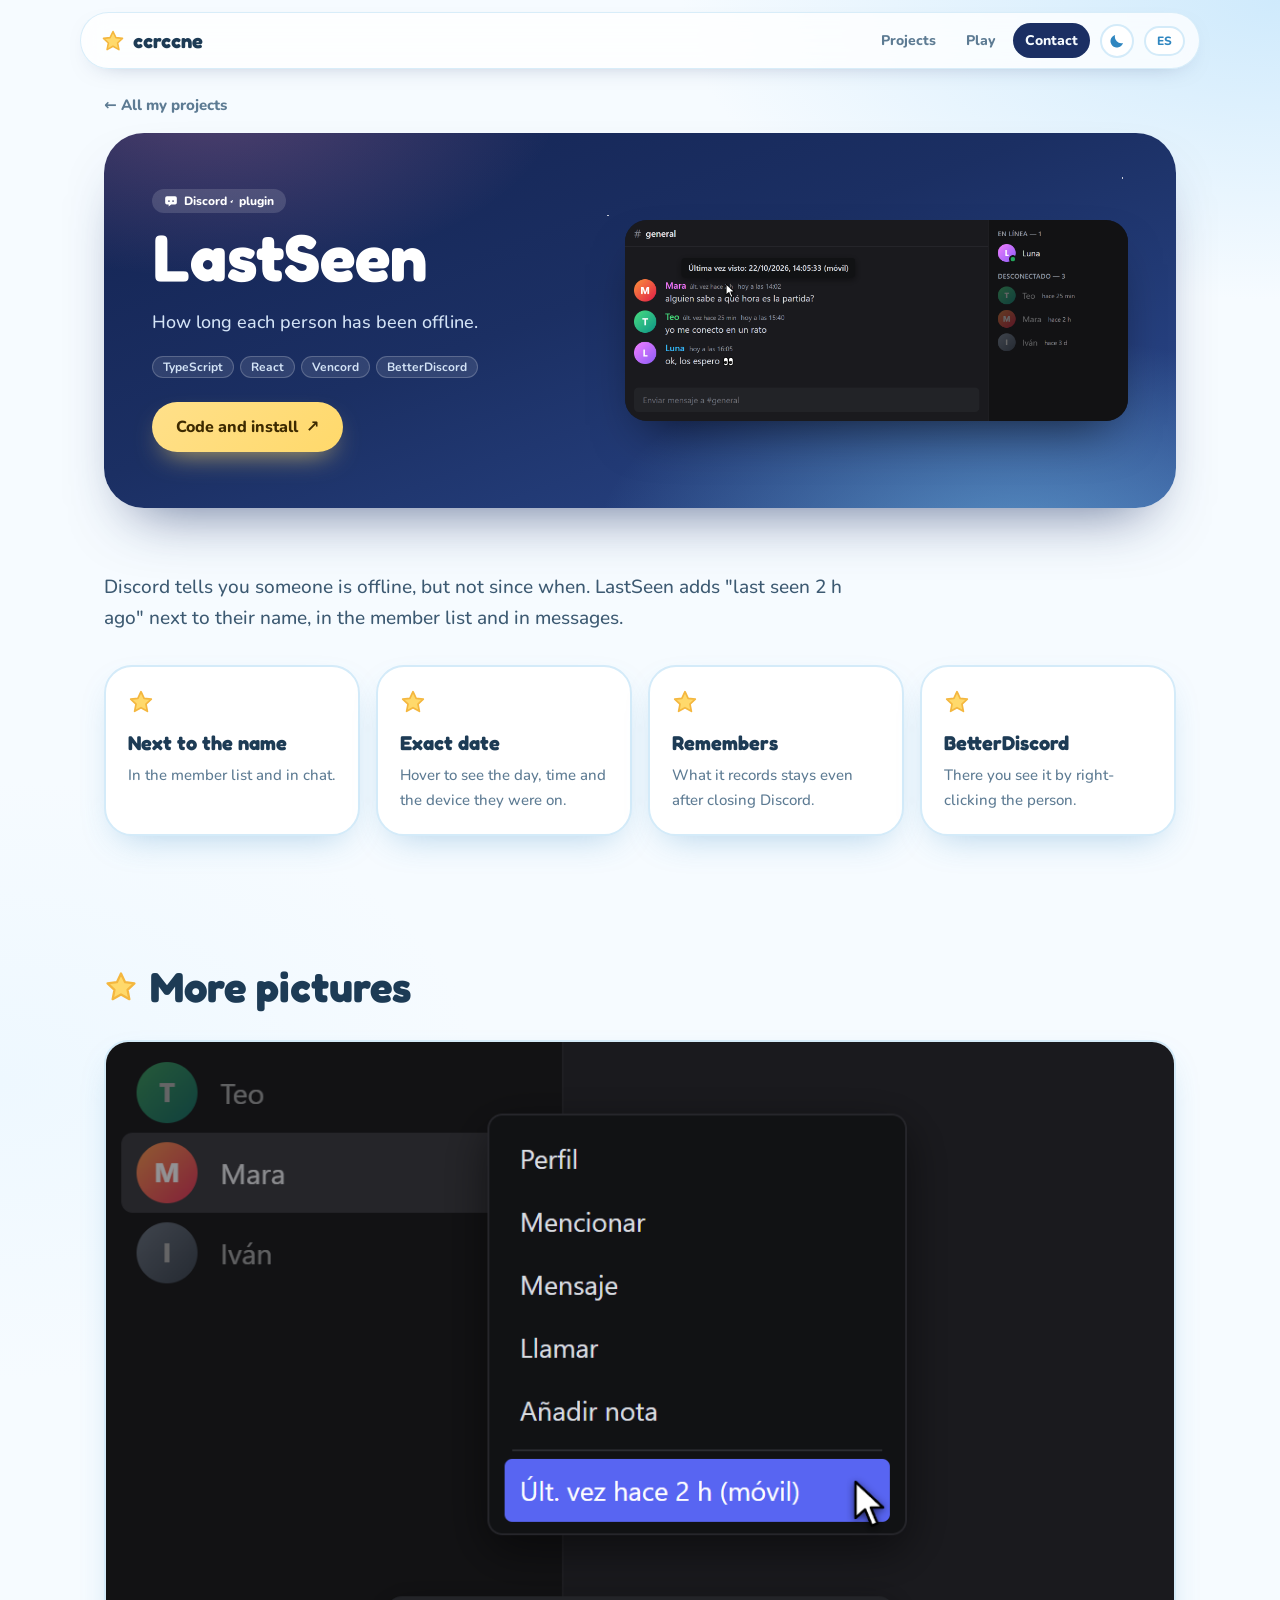
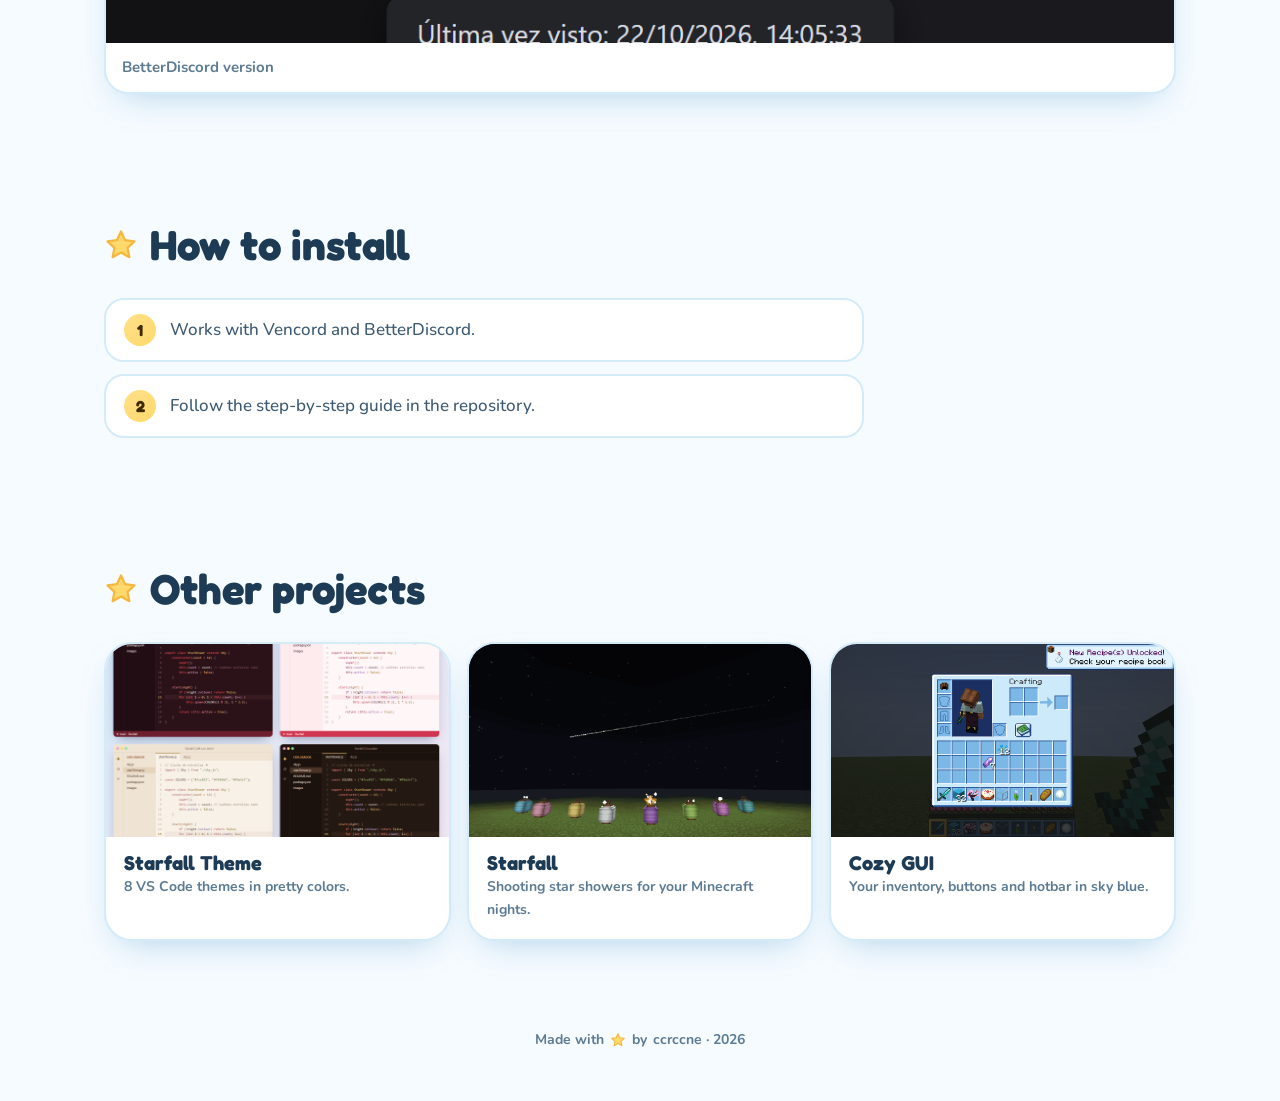
<file: lastseen/index.html>
<!doctype html>
<html lang="es">
<head>
    <meta charset="utf-8">
    <meta name="viewport" content="width=device-width, initial-scale=1">
    <title>LastSeen · ccrccne</title>
    <meta name="description" content="Desde cuándo está desconectada cada persona.">
    <meta name="theme-color" content="#1b2f63">
    <link rel="icon" href="data:image/svg+xml,%3Csvg xmlns='http://www.w3.org/2000/svg' viewBox='0 0 24 24'%3E%3Cpath fill='%23ffd96b' d='M12 2.5l2.9 6.1 6.6.8-4.9 4.6 1.3 6.6L12 17.3l-5.9 3.3 1.3-6.6-4.9-4.6 6.6-.8z' stroke='%23f4b73f' stroke-width='1.2' stroke-linejoin='round'/%3E%3C/svg%3E">
    <link rel="preconnect" href="https://fonts.googleapis.com">
    <link rel="preconnect" href="https://fonts.gstatic.com" crossorigin>
    <link href="https://fonts.googleapis.com/css2?family=Fredoka:wght@500;600;700&family=Nunito:wght@500;700;800&display=swap" rel="stylesheet">
    <link rel="stylesheet" href="../style.css?v=5">
    <script>
        try {
            const t = localStorage.getItem("theme");
            document.documentElement.dataset.theme = t ?? (matchMedia("(prefers-color-scheme: dark)").matches ? "dark" : "light");
        } catch { document.documentElement.dataset.theme = "light"; }
    </script>
</head>
<body>
    <!-- Formas reutilizables -->
    <svg width="0" height="0" style="position:absolute" aria-hidden="true">
        <symbol id="star" viewBox="0 0 24 24"><path d="M12 2.5l2.9 6.1 6.6.8-4.9 4.6 1.3 6.6L12 17.3l-5.9 3.3 1.3-6.6-4.9-4.6 6.6-.8z" stroke-linejoin="round" stroke-width="1.6"/></symbol>
        <symbol id="sparkle" viewBox="0 0 24 24"><path d="M12 1c.7 5.6 2.4 8.6 11 11-8.6 2.4-10.3 5.4-11 11-.7-5.6-2.4-8.6-11-11 8.6-2.4 10.3-5.4 11-11z"/></symbol>
        <symbol id="i-cube" viewBox="0 0 24 24"><path d="M12 2 3 7v10l9 5 9-5V7l-9-5Zm0 2.3L18.6 8 12 11.7 5.4 8 12 4.3ZM5 9.7l6 3.3v6.6l-6-3.3V9.7Zm8 9.9V13l6-3.3v6.6l-6 3.3Z" fill="currentColor"/></symbol>
        <symbol id="i-chat" viewBox="0 0 24 24"><path d="M5 4h14a3 3 0 0 1 3 3v8a3 3 0 0 1-3 3h-6.6L8 21.5V18H5a3 3 0 0 1-3-3V7a3 3 0 0 1 3-3Zm3.5 6.5a1.5 1.5 0 1 0 0 3 1.5 1.5 0 0 0 0-3Zm7 0a1.5 1.5 0 1 0 0 3 1.5 1.5 0 0 0 0-3Z" fill="currentColor"/></symbol>
        <symbol id="i-web" viewBox="0 0 24 24"><path d="M4 4h16a2 2 0 0 1 2 2v12a2 2 0 0 1-2 2H4a2 2 0 0 1-2-2V6a2 2 0 0 1 2-2Zm0 5v9h16V9H4Zm1.5-3a1 1 0 1 0 0 2 1 1 0 0 0 0-2Zm3 0a1 1 0 1 0 0 2 1 1 0 0 0 0-2Zm1.8 6.3 1.4 1.4-1.8 1.8 1.8 1.8-1.4 1.4-3.2-3.2 3.2-3.2Zm3.4 0 3.2 3.2-3.2 3.2-1.4-1.4 1.8-1.8-1.8-1.8 1.4-1.4Z" fill="currentColor"/></symbol>
        <symbol id="i-git" viewBox="0 0 24 24"><path d="M12 2a10 10 0 0 0-3.2 19.5c.5.1.7-.2.7-.5v-1.7c-2.8.6-3.4-1.2-3.4-1.2-.4-1.2-1.1-1.5-1.1-1.5-.9-.6.1-.6.1-.6 1 .1 1.5 1 1.5 1 .9 1.5 2.4 1.1 2.9.8.1-.6.4-1.1.6-1.3-2.2-.3-4.6-1.1-4.6-5 0-1.1.4-2 1-2.7-.1-.3-.4-1.3.1-2.7 0 0 .8-.3 2.8 1a9.6 9.6 0 0 1 5 0c1.9-1.3 2.8-1 2.8-1 .5 1.4.2 2.4.1 2.7.6.7 1 1.6 1 2.7 0 3.9-2.4 4.7-4.6 5 .4.3.7.9.7 1.9V21c0 .3.2.6.7.5A10 10 0 0 0 12 2Z" fill="currentColor"/></symbol>
        <symbol id="i-box" viewBox="0 0 24 24"><path d="M12 2a10 10 0 1 0 0 20 10 10 0 0 0 0-20Zm0 2.2a7.8 7.8 0 0 1 7.6 6l-2.3.6A5.5 5.5 0 0 0 6.6 12c0 1.2.4 2.3 1 3.2l-1.8 1.4A7.8 7.8 0 0 1 12 4.2Zm0 4.6a3.2 3.2 0 1 1 0 6.4 3.2 3.2 0 0 1 0-6.4Z" fill="currentColor"/></symbol>
        <symbol id="i-code" viewBox="0 0 24 24"><path d="M8.6 6.4 10 7.8 5.8 12l4.2 4.2-1.4 1.4L3 12l5.6-5.6Zm6.8 0L21 12l-5.6 5.6-1.4-1.4 4.2-4.2L14 7.8l1.4-1.4Z" fill="currentColor"/></symbol>
        <symbol id="i-flame" viewBox="0 0 24 24"><path d="M13 2s1 3.2-1.2 5.8C9.6 10.4 7 12 7 15.5A5 5 0 0 0 12 21a5 5 0 0 0 5-5.3c0-2.8-1.6-4.3-1.6-4.3s.2 2.3-1.4 3.1c0 0 .9-3.4-1-6.7C11.9 5.5 13 2 13 2Z" fill="currentColor"/></symbol>
    </svg>

    <header class="top">
        <a class="logo" href="../"><svg class="logo-star"><use href="#star"/></svg>ccrccne</a>
        <nav>
            <a href="../#proyectos"><span lang="es">Proyectos</span><span lang="en">Projects</span></a>
            <a href="../#jugar"><span lang="es">Jugar</span><span lang="en">Play</span></a>
            <a class="nav-cta" href="../#contacto"><span lang="es">Contacto</span><span lang="en">Contact</span></a>
            <button class="theme" id="theme" aria-label="Cambiar entre modo claro y oscuro / Toggle light and dark mode">
                <svg class="i-moon" viewBox="0 0 24 24"><path d="M20 14.5A8.5 8.5 0 0 1 9.5 4a8.5 8.5 0 1 0 10.5 10.5Z" fill="currentColor"/></svg>
                <svg class="i-sun" viewBox="0 0 24 24"><circle cx="12" cy="12" r="4.5" fill="currentColor"/><path d="M12 1.5v3M12 19.5v3M1.5 12h3M19.5 12h3M4.6 4.6l2.1 2.1M17.3 17.3l2.1 2.1M4.6 19.4l2.1-2.1M17.3 6.7l2.1-2.1" stroke="currentColor" stroke-width="2" stroke-linecap="round"/></svg>
            </button>
            <button class="lang" id="lang" aria-label="Cambiar idioma / Change language">EN</button>
        </nav>
    </header>

    <main class="pj">
        <a class="back" href="../#proyectos">← <span lang="es">Todos mis proyectos</span><span lang="en">All my projects</span></a>

        <section class="pj-hero">
            <div class="night" aria-hidden="true">
                <span class="dots"></span>
                <i class="meteor m1"></i><i class="meteor m3"></i>
            </div>
            <div class="pj-text">
                <p class="badge dc"><svg><use href="#i-chat"/></svg>Discord · <span lang="es">plugin</span><span lang="en">plugin</span></p>
                <h1>LastSeen</h1>
<p class="lead" lang="es">Desde cuándo está desconectada cada persona.</p>
<p class="lead" lang="en">How long each person has been offline.</p>
                <ul class="stack"><li>TypeScript</li><li>React</li><li>Vencord</li><li>BetterDiscord</li></ul>
                <div class="cta">
                    <a class="btn primary" href="https://github.com/ccrccne/vencord-lastseen" target="_blank" rel="noopener"><span lang="es">Código e instalación</span><span lang="en">Code and install</span> ↗</a>
                </div>
            </div>
            <div class="pj-shot"><img src="../img/lastseen.png" alt="Demo de LastSeen: hace cuánto se desconectó cada persona"></div>
        </section>

        <section class="pj-about">
<p class="pj-intro" lang="es">Discord te dice que alguien está desconectado, pero no desde cuándo. LastSeen pone "últ. vez hace 2 h" al lado de su nombre, en la lista de miembros y en los mensajes.</p>
<p class="pj-intro" lang="en">Discord tells you someone is offline, but not since when. LastSeen adds "last seen 2 h ago" next to their name, in the member list and in messages.</p>
            <div class="feats">
                <div class="card feat"><svg class="feat-star"><use href="#star"/></svg><h3><span lang="es">Al lado del nombre</span><span lang="en">Next to the name</span></h3><p lang="es">En la lista de miembros y en el chat.</p>
<p lang="en">In the member list and in chat.</p></div>
                <div class="card feat"><svg class="feat-star"><use href="#star"/></svg><h3><span lang="es">Fecha exacta</span><span lang="en">Exact date</span></h3><p lang="es">Pasa el ratón para ver el día, la hora y desde dónde estaba conectada.</p>
<p lang="en">Hover to see the day, time and the device they were on.</p></div>
                <div class="card feat"><svg class="feat-star"><use href="#star"/></svg><h3><span lang="es">Se guarda</span><span lang="en">Remembers</span></h3><p lang="es">Lo que registra se mantiene aunque cierres Discord.</p>
<p lang="en">What it records stays even after closing Discord.</p></div>
                <div class="card feat"><svg class="feat-star"><use href="#star"/></svg><h3><span lang="es">BetterDiscord</span><span lang="en">BetterDiscord</span></h3><p lang="es">Ahí se ve con clic derecho sobre la persona.</p>
<p lang="en">There you see it by right-clicking the person.</p></div>
            </div>
        </section>

        <section class="pj-gallery">
            <h2><svg class="h-star"><use href="#star"/></svg><span lang="es">Más fotos</span><span lang="en">More pictures</span></h2>
            <div class="gallery">
                <figure><img src="../img/lastseen-betterdiscord.png" alt="Versión para BetterDiscord" loading="lazy"><figcaption><span lang="es">Versión para BetterDiscord</span><span lang="en">BetterDiscord version</span></figcaption></figure>
            </div>
        </section>

        <section class="pj-install">
            <h2><svg class="h-star"><use href="#star"/></svg><span lang="es">Cómo se instala</span><span lang="en">How to install</span></h2>
            <ol class="steps">
                <li><span lang="es">Funciona con Vencord y con BetterDiscord.</span><span lang="en">Works with Vencord and BetterDiscord.</span></li>
                <li><span lang="es">Sigue la guía paso a paso del repositorio.</span><span lang="en">Follow the step-by-step guide in the repository.</span></li>
            </ol>
        </section>

        <section class="pj-more">
            <h2><svg class="h-star"><use href="#star"/></svg><span lang="es">Otros proyectos</span><span lang="en">Other projects</span></h2>
            <div class="more-grid">
                <a class="card more" href="../starfall-theme/"><img src="../img/starfall-theme-colores.png" alt="" loading="lazy"><span><b>Starfall Theme</b><small><span lang="es">8 temas para VS Code con colores bonitos.</span><span lang="en">8 VS Code themes in pretty colors.</span></small></span></a>
                <a class="card more" href="../starfall/"><img src="../img/starfall.gif" alt="" loading="lazy"><span><b>Starfall</b><small><span lang="es">Lluvias de estrellas fugaces para tus noches en Minecraft.</span><span lang="en">Shooting star showers for your Minecraft nights.</span></small></span></a>
                <a class="card more" href="../cozy-gui/"><img src="../img/cielo-cute.png" alt="" loading="lazy"><span><b>Cozy GUI</b><small><span lang="es">Tu inventario, tus botones y tu barra rápida en azul cielo.</span><span lang="en">Your inventory, buttons and hotbar in sky blue.</span></small></span></a>
            </div>
        </section>
    </main>

    <footer>
        <p><span lang="es">Hecho con</span><span lang="en">Made with</span> <svg class="foot-star"><use href="#star"/></svg> <span lang="es">por</span><span lang="en">by</span> ccrccne · 2026</p>
    </footer>

    <script src="../main.js?v=5"></script>
</body>
</html>
</file>
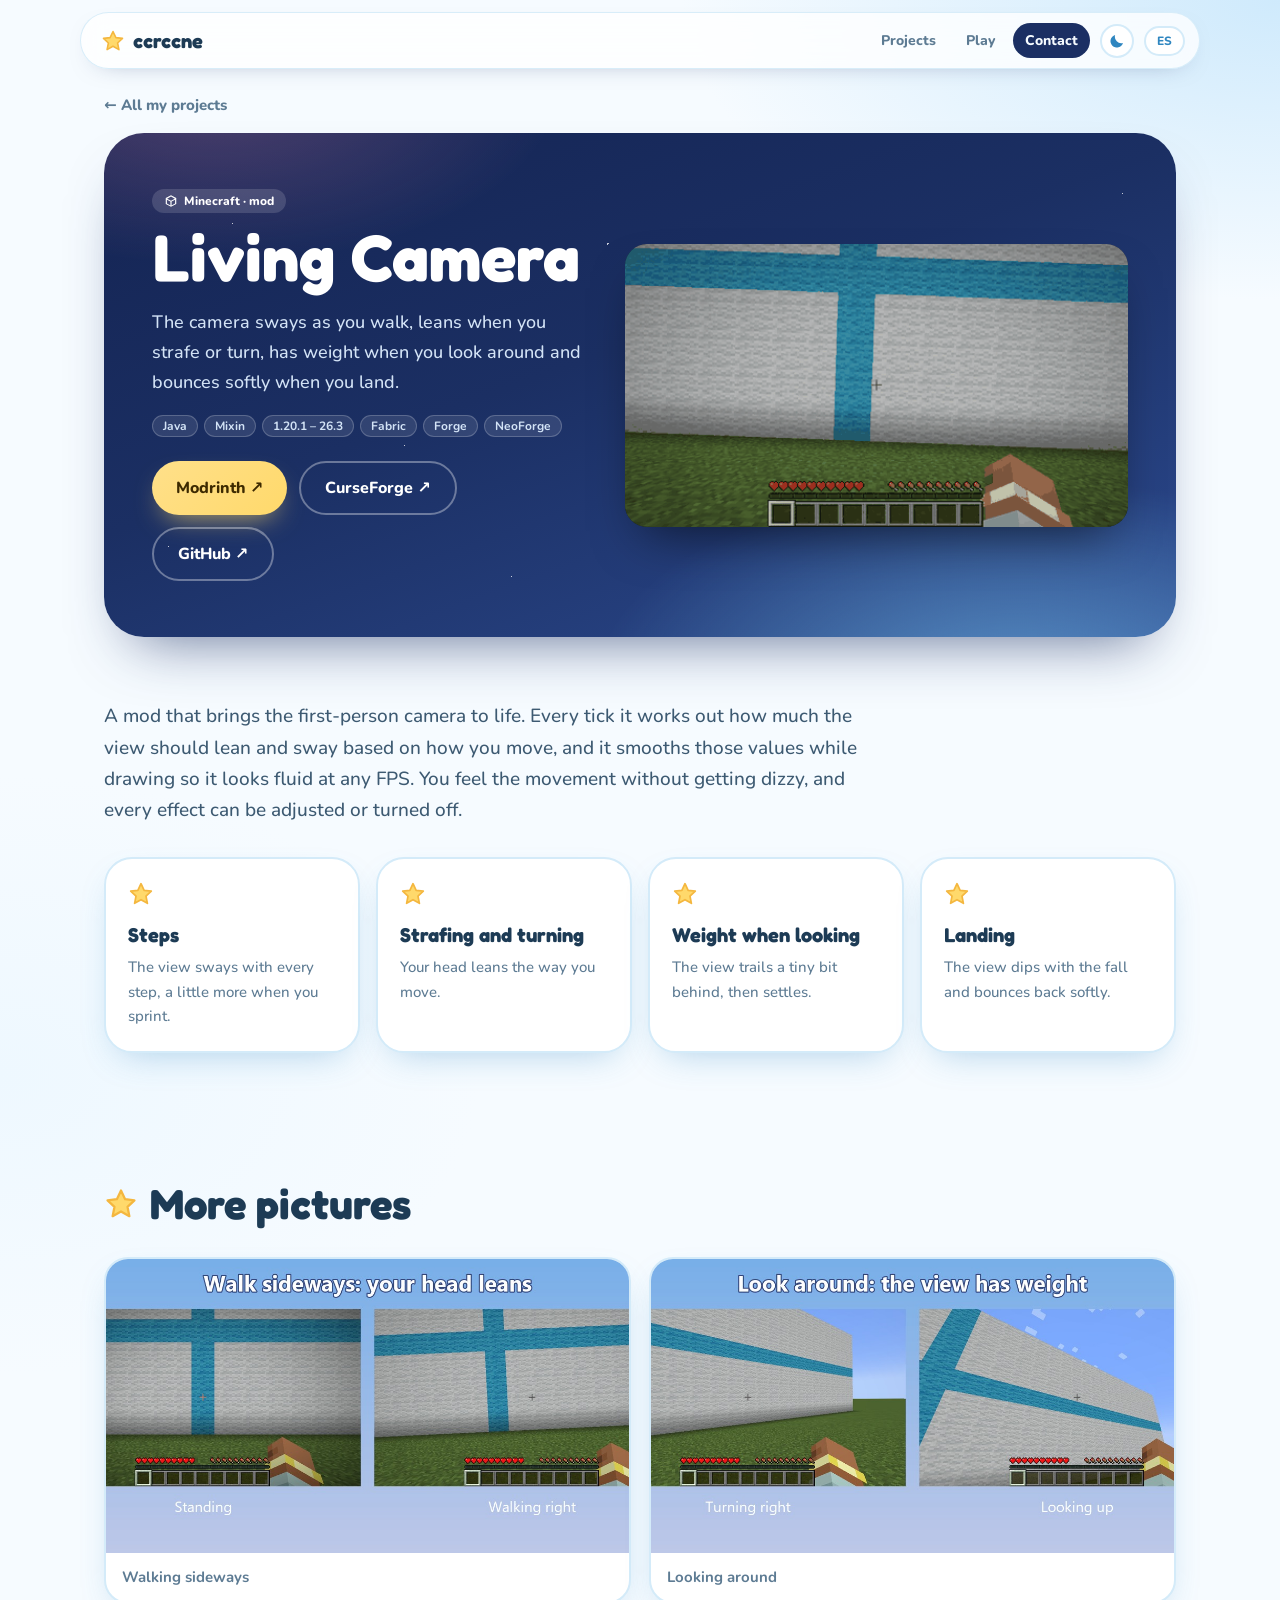
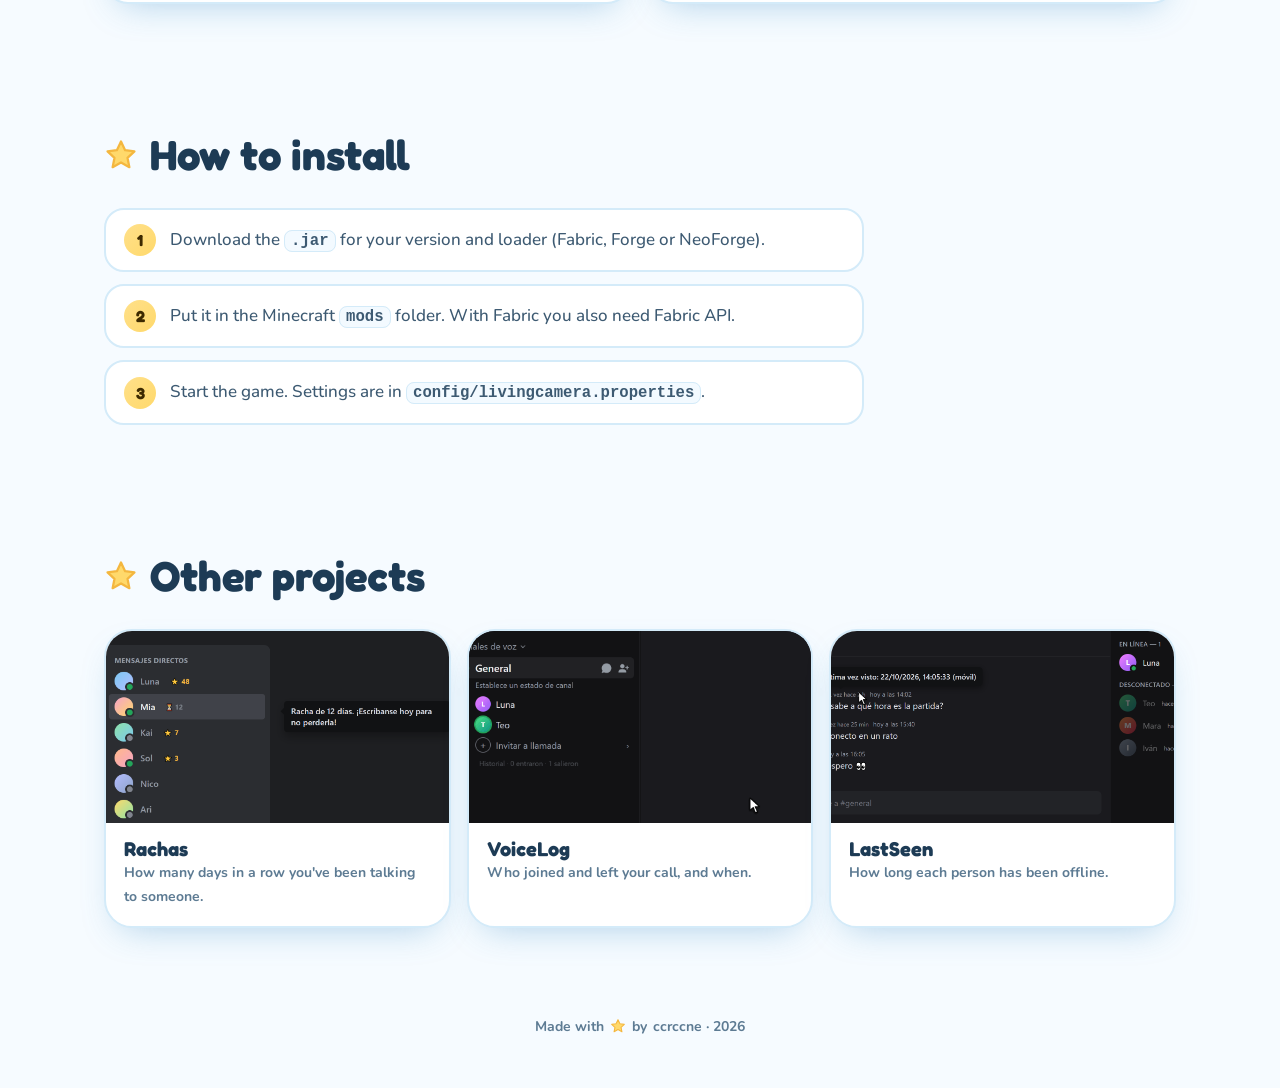
<file: living-camera/index.html>
<!doctype html>
<html lang="es">
<head>
    <meta charset="utf-8">
    <meta name="viewport" content="width=device-width, initial-scale=1">
    <title>Living Camera · ccrccne</title>
    <meta name="description" content="Mod de Minecraft: la cámara se balancea, se inclina y rebota al moverte.">
    <meta name="theme-color" content="#1b2f63">
    <link rel="icon" href="data:image/svg+xml,%3Csvg xmlns='http://www.w3.org/2000/svg' viewBox='0 0 24 24'%3E%3Cpath fill='%23ffd96b' d='M12 2.5l2.9 6.1 6.6.8-4.9 4.6 1.3 6.6L12 17.3l-5.9 3.3 1.3-6.6-4.9-4.6 6.6-.8z' stroke='%23f4b73f' stroke-width='1.2' stroke-linejoin='round'/%3E%3C/svg%3E">
    <link rel="preconnect" href="https://fonts.googleapis.com">
    <link rel="preconnect" href="https://fonts.gstatic.com" crossorigin>
    <link href="https://fonts.googleapis.com/css2?family=Fredoka:wght@500;600;700&family=Nunito:wght@500;700;800&display=swap" rel="stylesheet">
    <link rel="stylesheet" href="../style.css?v=5">
    <script>
        try {
            const t = localStorage.getItem("theme");
            document.documentElement.dataset.theme = t ?? (matchMedia("(prefers-color-scheme: dark)").matches ? "dark" : "light");
        } catch { document.documentElement.dataset.theme = "light"; }
    </script>
</head>
<body>
    <!-- Formas reutilizables -->
    <svg width="0" height="0" style="position:absolute" aria-hidden="true">
        <symbol id="star" viewBox="0 0 24 24"><path d="M12 2.5l2.9 6.1 6.6.8-4.9 4.6 1.3 6.6L12 17.3l-5.9 3.3 1.3-6.6-4.9-4.6 6.6-.8z" stroke-linejoin="round" stroke-width="1.6"/></symbol>
        <symbol id="sparkle" viewBox="0 0 24 24"><path d="M12 1c.7 5.6 2.4 8.6 11 11-8.6 2.4-10.3 5.4-11 11-.7-5.6-2.4-8.6-11-11 8.6-2.4 10.3-5.4 11-11z"/></symbol>
        <symbol id="i-cube" viewBox="0 0 24 24"><path d="M12 2 3 7v10l9 5 9-5V7l-9-5Zm0 2.3L18.6 8 12 11.7 5.4 8 12 4.3ZM5 9.7l6 3.3v6.6l-6-3.3V9.7Zm8 9.9V13l6-3.3v6.6l-6 3.3Z" fill="currentColor"/></symbol>
        <symbol id="i-chat" viewBox="0 0 24 24"><path d="M5 4h14a3 3 0 0 1 3 3v8a3 3 0 0 1-3 3h-6.6L8 21.5V18H5a3 3 0 0 1-3-3V7a3 3 0 0 1 3-3Zm3.5 6.5a1.5 1.5 0 1 0 0 3 1.5 1.5 0 0 0 0-3Zm7 0a1.5 1.5 0 1 0 0 3 1.5 1.5 0 0 0 0-3Z" fill="currentColor"/></symbol>
        <symbol id="i-web" viewBox="0 0 24 24"><path d="M4 4h16a2 2 0 0 1 2 2v12a2 2 0 0 1-2 2H4a2 2 0 0 1-2-2V6a2 2 0 0 1 2-2Zm0 5v9h16V9H4Zm1.5-3a1 1 0 1 0 0 2 1 1 0 0 0 0-2Zm3 0a1 1 0 1 0 0 2 1 1 0 0 0 0-2Zm1.8 6.3 1.4 1.4-1.8 1.8 1.8 1.8-1.4 1.4-3.2-3.2 3.2-3.2Zm3.4 0 3.2 3.2-3.2 3.2-1.4-1.4 1.8-1.8-1.8-1.8 1.4-1.4Z" fill="currentColor"/></symbol>
        <symbol id="i-git" viewBox="0 0 24 24"><path d="M12 2a10 10 0 0 0-3.2 19.5c.5.1.7-.2.7-.5v-1.7c-2.8.6-3.4-1.2-3.4-1.2-.4-1.2-1.1-1.5-1.1-1.5-.9-.6.1-.6.1-.6 1 .1 1.5 1 1.5 1 .9 1.5 2.4 1.1 2.9.8.1-.6.4-1.1.6-1.3-2.2-.3-4.6-1.1-4.6-5 0-1.1.4-2 1-2.7-.1-.3-.4-1.3.1-2.7 0 0 .8-.3 2.8 1a9.6 9.6 0 0 1 5 0c1.9-1.3 2.8-1 2.8-1 .5 1.4.2 2.4.1 2.7.6.7 1 1.6 1 2.7 0 3.9-2.4 4.7-4.6 5 .4.3.7.9.7 1.9V21c0 .3.2.6.7.5A10 10 0 0 0 12 2Z" fill="currentColor"/></symbol>
        <symbol id="i-box" viewBox="0 0 24 24"><path d="M12 2a10 10 0 1 0 0 20 10 10 0 0 0 0-20Zm0 2.2a7.8 7.8 0 0 1 7.6 6l-2.3.6A5.5 5.5 0 0 0 6.6 12c0 1.2.4 2.3 1 3.2l-1.8 1.4A7.8 7.8 0 0 1 12 4.2Zm0 4.6a3.2 3.2 0 1 1 0 6.4 3.2 3.2 0 0 1 0-6.4Z" fill="currentColor"/></symbol>
        <symbol id="i-code" viewBox="0 0 24 24"><path d="M8.6 6.4 10 7.8 5.8 12l4.2 4.2-1.4 1.4L3 12l5.6-5.6Zm6.8 0L21 12l-5.6 5.6-1.4-1.4 4.2-4.2L14 7.8l1.4-1.4Z" fill="currentColor"/></symbol>
        <symbol id="i-flame" viewBox="0 0 24 24"><path d="M13 2s1 3.2-1.2 5.8C9.6 10.4 7 12 7 15.5A5 5 0 0 0 12 21a5 5 0 0 0 5-5.3c0-2.8-1.6-4.3-1.6-4.3s.2 2.3-1.4 3.1c0 0 .9-3.4-1-6.7C11.9 5.5 13 2 13 2Z" fill="currentColor"/></symbol>
    </svg>

    <header class="top">
        <a class="logo" href="../"><svg class="logo-star"><use href="#star"/></svg>ccrccne</a>
        <nav>
            <a href="../#proyectos"><span lang="es">Proyectos</span><span lang="en">Projects</span></a>
            <a href="../#jugar"><span lang="es">Jugar</span><span lang="en">Play</span></a>
            <a class="nav-cta" href="../#contacto"><span lang="es">Contacto</span><span lang="en">Contact</span></a>
            <button class="theme" id="theme" aria-label="Cambiar entre modo claro y oscuro / Toggle light and dark mode">
                <svg class="i-moon" viewBox="0 0 24 24"><path d="M20 14.5A8.5 8.5 0 0 1 9.5 4a8.5 8.5 0 1 0 10.5 10.5Z" fill="currentColor"/></svg>
                <svg class="i-sun" viewBox="0 0 24 24"><circle cx="12" cy="12" r="4.5" fill="currentColor"/><path d="M12 1.5v3M12 19.5v3M1.5 12h3M19.5 12h3M4.6 4.6l2.1 2.1M17.3 17.3l2.1 2.1M4.6 19.4l2.1-2.1M17.3 6.7l2.1-2.1" stroke="currentColor" stroke-width="2" stroke-linecap="round"/></svg>
            </button>
            <button class="lang" id="lang" aria-label="Cambiar idioma / Change language">EN</button>
        </nav>
    </header>

    <main class="pj">
        <a class="back" href="../#proyectos">← <span lang="es">Todos mis proyectos</span><span lang="en">All my projects</span></a>

        <section class="pj-hero">
            <div class="night" aria-hidden="true">
                <span class="dots"></span>
                <i class="meteor m1"></i><i class="meteor m3"></i>
            </div>
            <div class="pj-text">
                <p class="badge mc"><svg><use href="#i-cube"/></svg>Minecraft · mod</p>
                <h1>Living Camera</h1>
<p class="lead" lang="es">La cámara se balancea al caminar, se inclina al moverte de lado o girar, tiene peso al mirar y rebota suave al aterrizar.</p>
<p class="lead" lang="en">The camera sways as you walk, leans when you strafe or turn, has weight when you look around and bounces softly when you land.</p>
                <ul class="stack"><li>Java</li><li>Mixin</li><li>1.20.1 – 26.3</li><li>Fabric</li><li>Forge</li><li>NeoForge</li></ul>
                <div class="cta">
                    <a class="btn primary" href="https://modrinth.com/mod/living-camera" target="_blank" rel="noopener">Modrinth ↗</a>
                    <a class="btn ghost" href="https://www.curseforge.com/minecraft/mc-mods/living-camera" target="_blank" rel="noopener">CurseForge ↗</a>
                    <a class="btn ghost" href="https://github.com/ccrccne/living-camera/releases/latest" target="_blank" rel="noopener">GitHub ↗</a>
                </div>
            </div>
            <div class="pj-shot"><img src="../img/living-camera.gif" alt="La cámara al caminar y moverse de lado dentro del juego"></div>
        </section>

        <section class="pj-about">
<p class="pj-intro" lang="es">Un mod que le da vida a la cámara en primera persona. Cada tick calcula cuánto debe inclinarse y balancearse según cómo te mueves, y al dibujar suaviza esos valores para que se vea fluido a cualquier FPS. El movimiento se nota sin marear, y cada efecto se puede ajustar o apagar.</p>
<p class="pj-intro" lang="en">A mod that brings the first-person camera to life. Every tick it works out how much the view should lean and sway based on how you move, and it smooths those values while drawing so it looks fluid at any FPS. You feel the movement without getting dizzy, and every effect can be adjusted or turned off.</p>
            <div class="feats">
                <div class="card feat"><svg class="feat-star"><use href="#star"/></svg><h3><span lang="es">Pasos</span><span lang="en">Steps</span></h3><p lang="es">La vista se balancea con cada paso, un poco más al correr.</p>
<p lang="en">The view sways with every step, a little more when you sprint.</p></div>
                <div class="card feat"><svg class="feat-star"><use href="#star"/></svg><h3><span lang="es">De lado y al girar</span><span lang="en">Strafing and turning</span></h3><p lang="es">La cabeza se inclina hacia donde vas.</p>
<p lang="en">Your head leans the way you move.</p></div>
                <div class="card feat"><svg class="feat-star"><use href="#star"/></svg><h3><span lang="es">Peso al mirar</span><span lang="en">Weight when looking</span></h3><p lang="es">La vista se queda un pelín atrás y luego se acomoda.</p>
<p lang="en">The view trails a tiny bit behind, then settles.</p></div>
                <div class="card feat"><svg class="feat-star"><use href="#star"/></svg><h3><span lang="es">Aterrizaje</span><span lang="en">Landing</span></h3><p lang="es">La vista baja según la caída y rebota suave.</p>
<p lang="en">The view dips with the fall and bounces back softly.</p></div>
            </div>
        </section>

        <section class="pj-gallery">
            <h2><svg class="h-star"><use href="#star"/></svg><span lang="es">Más fotos</span><span lang="en">More pictures</span></h2>
            <div class="gallery">
                <figure><img src="../img/living-camera-lado.jpg" alt="Quieto y caminando de lado" loading="lazy"><figcaption>Walking sideways</figcaption></figure>
                <figure><img src="../img/living-camera-mirar.jpg" alt="Girando y mirando arriba" loading="lazy"><figcaption>Looking around</figcaption></figure>
            </div>
        </section>

        <section class="pj-install">
            <h2><svg class="h-star"><use href="#star"/></svg><span lang="es">Cómo se instala</span><span lang="en">How to install</span></h2>
            <ol class="steps">
                <li><span lang="es">Descarga el <code>.jar</code> de tu versión y cargador (Fabric, Forge o NeoForge).</span><span lang="en">Download the <code>.jar</code> for your version and loader (Fabric, Forge or NeoForge).</span></li>
                <li><span lang="es">Ponlo en la carpeta <code>mods</code> de Minecraft. Con Fabric también necesitas Fabric API.</span><span lang="en">Put it in the Minecraft <code>mods</code> folder. With Fabric you also need Fabric API.</span></li>
                <li><span lang="es">Abre el juego. Los ajustes están en <code>config/livingcamera.properties</code>.</span><span lang="en">Start the game. Settings are in <code>config/livingcamera.properties</code>.</span></li>
            </ol>
        </section>

        <section class="pj-more">
            <h2><svg class="h-star"><use href="#star"/></svg><span lang="es">Otros proyectos</span><span lang="en">Other projects</span></h2>
            <div class="more-grid">
                <a class="card more" href="../rachas/"><img src="../img/rachas.png" alt="" loading="lazy"><span><b>Rachas</b><small><span lang="es">Cuántos días seguidos llevas hablando con alguien.</span><span lang="en">How many days in a row you've been talking to someone.</span></small></span></a>
                <a class="card more" href="../voicelog/"><img src="../img/voicelog.gif" alt="" loading="lazy"><span><b>VoiceLog</b><small><span lang="es">Quién entró y salió de tu llamada, y a qué hora.</span><span lang="en">Who joined and left your call, and when.</span></small></span></a>
                <a class="card more" href="../lastseen/"><img src="../img/lastseen.png" alt="" loading="lazy"><span><b>LastSeen</b><small><span lang="es">Desde cuándo está desconectada cada persona.</span><span lang="en">How long each person has been offline.</span></small></span></a>
            </div>
        </section>
    </main>

    <footer>
        <p><span lang="es">Hecho con</span><span lang="en">Made with</span> <svg class="foot-star"><use href="#star"/></svg> <span lang="es">por</span><span lang="en">by</span> ccrccne · 2026</p>
    </footer>

    <script src="../main.js?v=5"></script>
</body>
</html>
</file>
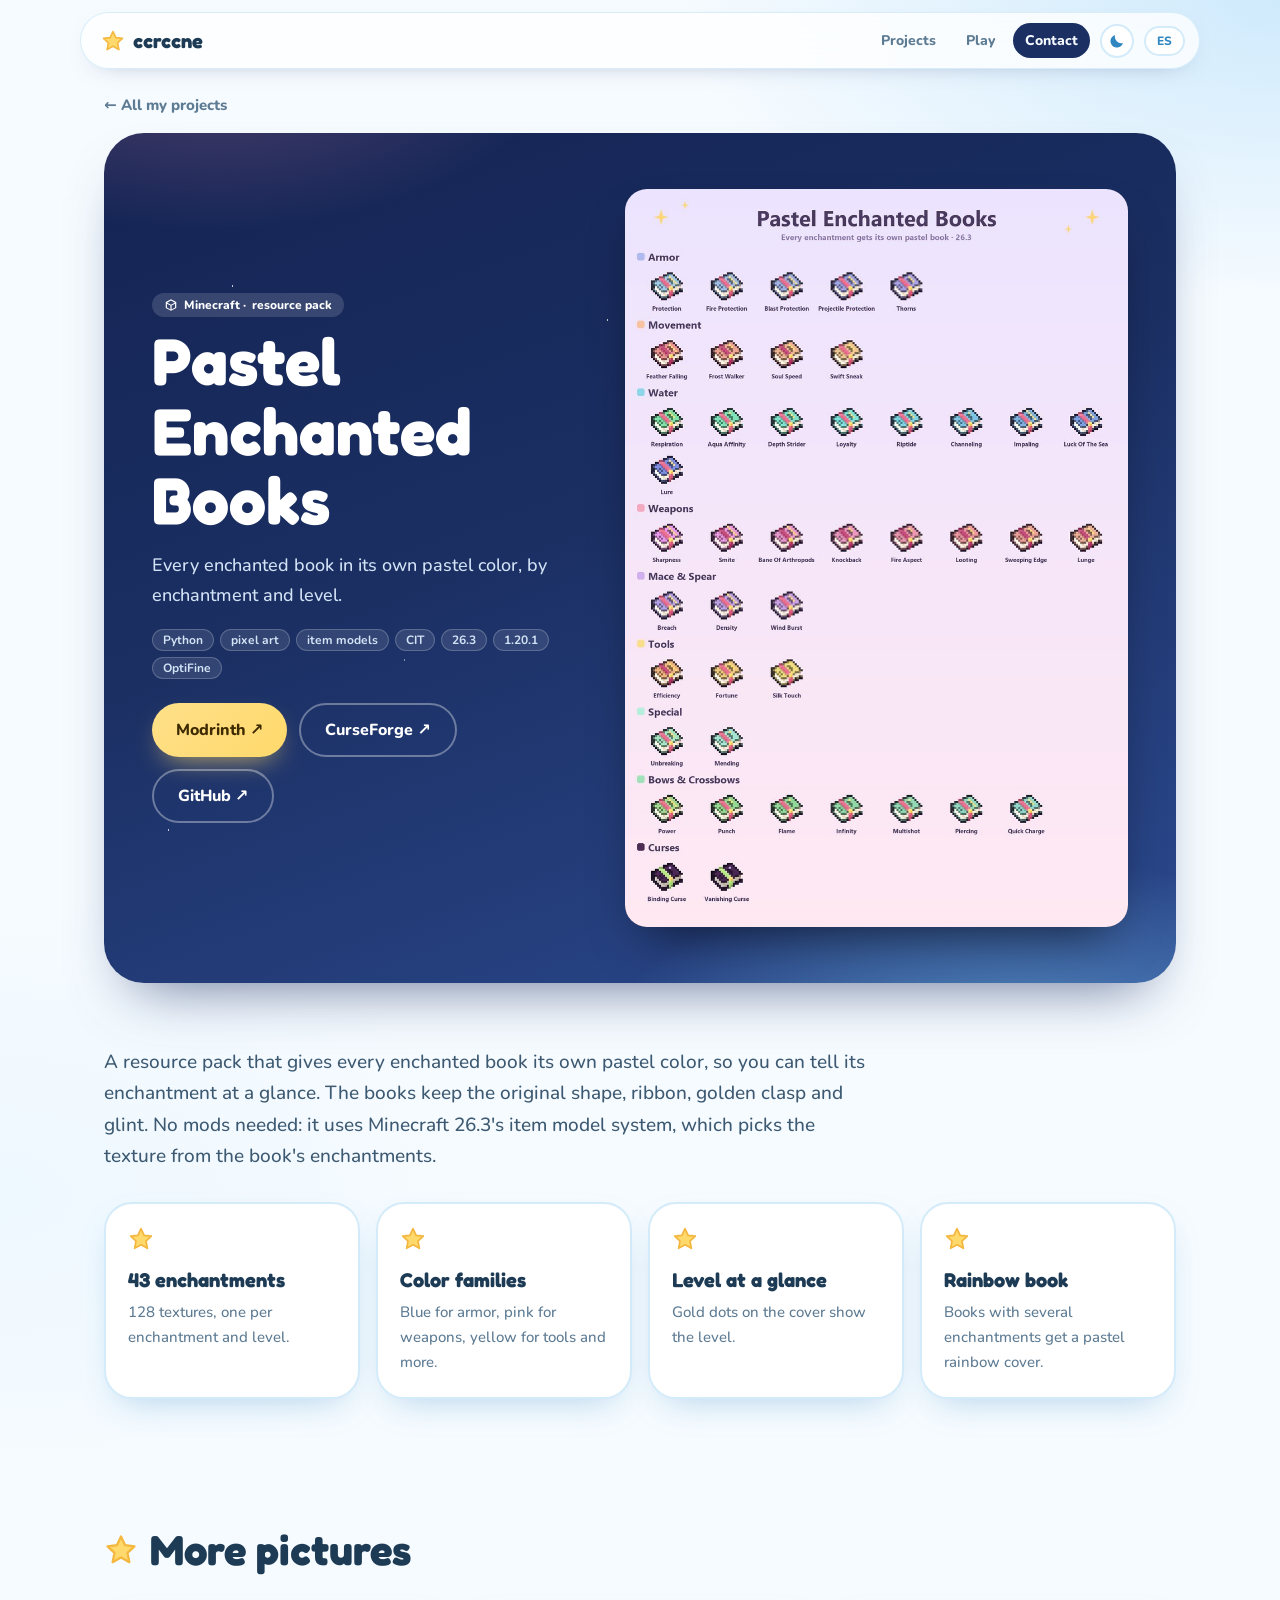
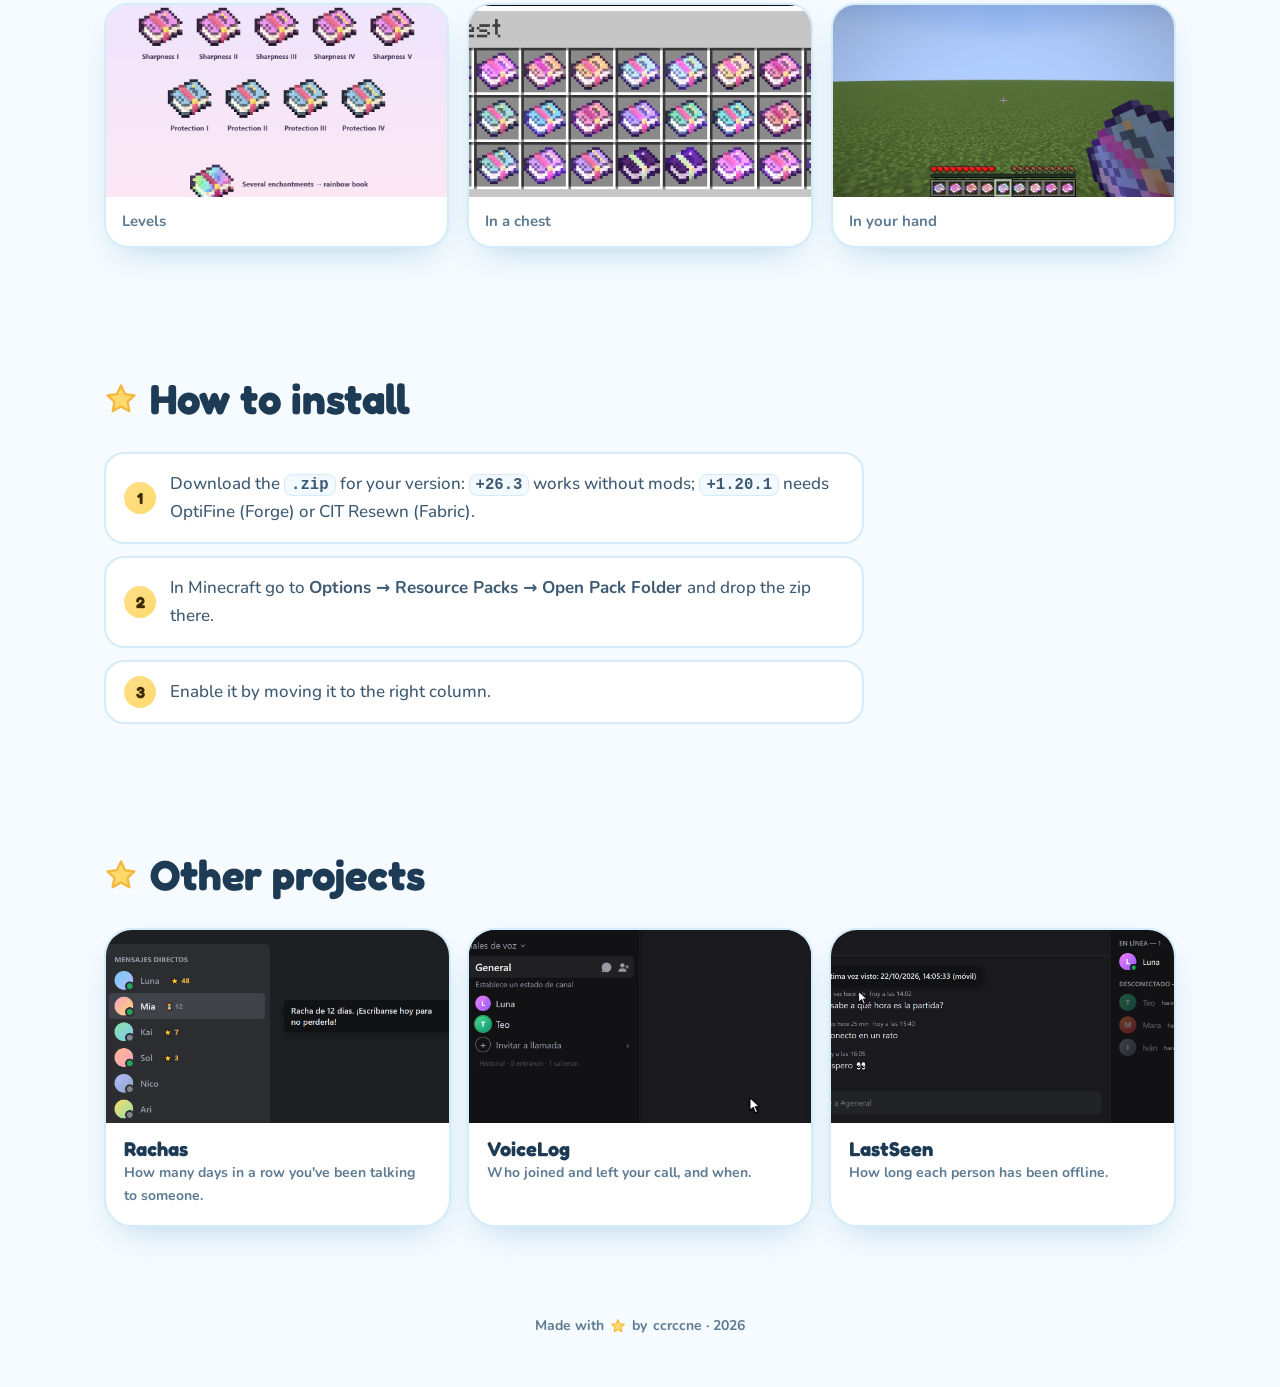
<file: pastel-enchanted-books/index.html>
<!doctype html>
<html lang="es">
<head>
    <meta charset="utf-8">
    <meta name="viewport" content="width=device-width, initial-scale=1">
    <title>Pastel Enchanted Books · ccrccne</title>
    <meta name="description" content="Un color pastel para cada libro encantado de Minecraft.">
    <meta name="theme-color" content="#1b2f63">
    <link rel="icon" href="data:image/svg+xml,%3Csvg xmlns='http://www.w3.org/2000/svg' viewBox='0 0 24 24'%3E%3Cpath fill='%23ffd96b' d='M12 2.5l2.9 6.1 6.6.8-4.9 4.6 1.3 6.6L12 17.3l-5.9 3.3 1.3-6.6-4.9-4.6 6.6-.8z' stroke='%23f4b73f' stroke-width='1.2' stroke-linejoin='round'/%3E%3C/svg%3E">
    <link rel="preconnect" href="https://fonts.googleapis.com">
    <link rel="preconnect" href="https://fonts.gstatic.com" crossorigin>
    <link href="https://fonts.googleapis.com/css2?family=Fredoka:wght@500;600;700&family=Nunito:wght@500;700;800&display=swap" rel="stylesheet">
    <link rel="stylesheet" href="../style.css?v=5">
    <script>
        try {
            const t = localStorage.getItem("theme");
            document.documentElement.dataset.theme = t ?? (matchMedia("(prefers-color-scheme: dark)").matches ? "dark" : "light");
        } catch { document.documentElement.dataset.theme = "light"; }
    </script>
</head>
<body>
    <!-- Formas reutilizables -->
    <svg width="0" height="0" style="position:absolute" aria-hidden="true">
        <symbol id="star" viewBox="0 0 24 24"><path d="M12 2.5l2.9 6.1 6.6.8-4.9 4.6 1.3 6.6L12 17.3l-5.9 3.3 1.3-6.6-4.9-4.6 6.6-.8z" stroke-linejoin="round" stroke-width="1.6"/></symbol>
        <symbol id="sparkle" viewBox="0 0 24 24"><path d="M12 1c.7 5.6 2.4 8.6 11 11-8.6 2.4-10.3 5.4-11 11-.7-5.6-2.4-8.6-11-11 8.6-2.4 10.3-5.4 11-11z"/></symbol>
        <symbol id="i-cube" viewBox="0 0 24 24"><path d="M12 2 3 7v10l9 5 9-5V7l-9-5Zm0 2.3L18.6 8 12 11.7 5.4 8 12 4.3ZM5 9.7l6 3.3v6.6l-6-3.3V9.7Zm8 9.9V13l6-3.3v6.6l-6 3.3Z" fill="currentColor"/></symbol>
        <symbol id="i-chat" viewBox="0 0 24 24"><path d="M5 4h14a3 3 0 0 1 3 3v8a3 3 0 0 1-3 3h-6.6L8 21.5V18H5a3 3 0 0 1-3-3V7a3 3 0 0 1 3-3Zm3.5 6.5a1.5 1.5 0 1 0 0 3 1.5 1.5 0 0 0 0-3Zm7 0a1.5 1.5 0 1 0 0 3 1.5 1.5 0 0 0 0-3Z" fill="currentColor"/></symbol>
        <symbol id="i-web" viewBox="0 0 24 24"><path d="M4 4h16a2 2 0 0 1 2 2v12a2 2 0 0 1-2 2H4a2 2 0 0 1-2-2V6a2 2 0 0 1 2-2Zm0 5v9h16V9H4Zm1.5-3a1 1 0 1 0 0 2 1 1 0 0 0 0-2Zm3 0a1 1 0 1 0 0 2 1 1 0 0 0 0-2Zm1.8 6.3 1.4 1.4-1.8 1.8 1.8 1.8-1.4 1.4-3.2-3.2 3.2-3.2Zm3.4 0 3.2 3.2-3.2 3.2-1.4-1.4 1.8-1.8-1.8-1.8 1.4-1.4Z" fill="currentColor"/></symbol>
        <symbol id="i-git" viewBox="0 0 24 24"><path d="M12 2a10 10 0 0 0-3.2 19.5c.5.1.7-.2.7-.5v-1.7c-2.8.6-3.4-1.2-3.4-1.2-.4-1.2-1.1-1.5-1.1-1.5-.9-.6.1-.6.1-.6 1 .1 1.5 1 1.5 1 .9 1.5 2.4 1.1 2.9.8.1-.6.4-1.1.6-1.3-2.2-.3-4.6-1.1-4.6-5 0-1.1.4-2 1-2.7-.1-.3-.4-1.3.1-2.7 0 0 .8-.3 2.8 1a9.6 9.6 0 0 1 5 0c1.9-1.3 2.8-1 2.8-1 .5 1.4.2 2.4.1 2.7.6.7 1 1.6 1 2.7 0 3.9-2.4 4.7-4.6 5 .4.3.7.9.7 1.9V21c0 .3.2.6.7.5A10 10 0 0 0 12 2Z" fill="currentColor"/></symbol>
        <symbol id="i-box" viewBox="0 0 24 24"><path d="M12 2a10 10 0 1 0 0 20 10 10 0 0 0 0-20Zm0 2.2a7.8 7.8 0 0 1 7.6 6l-2.3.6A5.5 5.5 0 0 0 6.6 12c0 1.2.4 2.3 1 3.2l-1.8 1.4A7.8 7.8 0 0 1 12 4.2Zm0 4.6a3.2 3.2 0 1 1 0 6.4 3.2 3.2 0 0 1 0-6.4Z" fill="currentColor"/></symbol>
        <symbol id="i-code" viewBox="0 0 24 24"><path d="M8.6 6.4 10 7.8 5.8 12l4.2 4.2-1.4 1.4L3 12l5.6-5.6Zm6.8 0L21 12l-5.6 5.6-1.4-1.4 4.2-4.2L14 7.8l1.4-1.4Z" fill="currentColor"/></symbol>
        <symbol id="i-flame" viewBox="0 0 24 24"><path d="M13 2s1 3.2-1.2 5.8C9.6 10.4 7 12 7 15.5A5 5 0 0 0 12 21a5 5 0 0 0 5-5.3c0-2.8-1.6-4.3-1.6-4.3s.2 2.3-1.4 3.1c0 0 .9-3.4-1-6.7C11.9 5.5 13 2 13 2Z" fill="currentColor"/></symbol>
    </svg>

    <header class="top">
        <a class="logo" href="../"><svg class="logo-star"><use href="#star"/></svg>ccrccne</a>
        <nav>
            <a href="../#proyectos"><span lang="es">Proyectos</span><span lang="en">Projects</span></a>
            <a href="../#jugar"><span lang="es">Jugar</span><span lang="en">Play</span></a>
            <a class="nav-cta" href="../#contacto"><span lang="es">Contacto</span><span lang="en">Contact</span></a>
            <button class="theme" id="theme" aria-label="Cambiar entre modo claro y oscuro / Toggle light and dark mode">
                <svg class="i-moon" viewBox="0 0 24 24"><path d="M20 14.5A8.5 8.5 0 0 1 9.5 4a8.5 8.5 0 1 0 10.5 10.5Z" fill="currentColor"/></svg>
                <svg class="i-sun" viewBox="0 0 24 24"><circle cx="12" cy="12" r="4.5" fill="currentColor"/><path d="M12 1.5v3M12 19.5v3M1.5 12h3M19.5 12h3M4.6 4.6l2.1 2.1M17.3 17.3l2.1 2.1M4.6 19.4l2.1-2.1M17.3 6.7l2.1-2.1" stroke="currentColor" stroke-width="2" stroke-linecap="round"/></svg>
            </button>
            <button class="lang" id="lang" aria-label="Cambiar idioma / Change language">EN</button>
        </nav>
    </header>

    <main class="pj">
        <a class="back" href="../#proyectos">← <span lang="es">Todos mis proyectos</span><span lang="en">All my projects</span></a>

        <section class="pj-hero">
            <div class="night" aria-hidden="true">
                <span class="dots"></span>
                <i class="meteor m1"></i><i class="meteor m3"></i>
            </div>
            <div class="pj-text">
                <p class="badge mc"><svg><use href="#i-cube"/></svg>Minecraft · <span lang="es">paquete de texturas</span><span lang="en">resource pack</span></p>
                <h1>Pastel Enchanted Books</h1>
<p class="lead" lang="es">Cada libro encantado con su propio color pastel, según el encantamiento y el nivel.</p>
<p class="lead" lang="en">Every enchanted book in its own pastel color, by enchantment and level.</p>
                <ul class="stack"><li>Python</li><li>pixel art</li><li>item models</li><li>CIT</li><li>26.3</li><li>1.20.1</li><li>OptiFine</li></ul>
                <div class="cta">
                    <a class="btn primary" href="https://modrinth.com/resourcepack/pastel-enchanted-books" target="_blank" rel="noopener">Modrinth ↗</a>
                    <a class="btn ghost" href="https://www.curseforge.com/minecraft/texture-packs/pastel-enchanted-books" target="_blank" rel="noopener">CurseForge ↗</a>
                    <a class="btn ghost" href="https://github.com/ccrccne/pastel-enchanted-books/releases/latest" target="_blank" rel="noopener">GitHub ↗</a>
                </div>
            </div>
            <div class="pj-shot"><img src="../img/pastel-books-catalogo.jpg" alt="Los 43 libros encantados de Pastel Enchanted Books"></div>
        </section>

        <section class="pj-about">
<p class="pj-intro" lang="es">Un paquete de texturas que le da a cada libro encantado su propio color pastel, para saber de un vistazo qué encantamiento tiene. Los libros mantienen la forma del original, su cinta, su broche dorado y su brillo. Funciona sin mods: usa el sistema de modelos de Minecraft 26.3, que elige la textura según los encantamientos del libro.</p>
<p class="pj-intro" lang="en">A resource pack that gives every enchanted book its own pastel color, so you can tell its enchantment at a glance. The books keep the original shape, ribbon, golden clasp and glint. No mods needed: it uses Minecraft 26.3's item model system, which picks the texture from the book's enchantments.</p>
            <div class="feats">
                <div class="card feat"><svg class="feat-star"><use href="#star"/></svg><h3><span lang="es">43 encantamientos</span><span lang="en">43 enchantments</span></h3><p lang="es">128 texturas, una por encantamiento y nivel.</p>
<p lang="en">128 textures, one per enchantment and level.</p></div>
                <div class="card feat"><svg class="feat-star"><use href="#star"/></svg><h3><span lang="es">Familias de colores</span><span lang="en">Color families</span></h3><p lang="es">Azul para armadura, rosa para armas, amarillo para herramientas y más.</p>
<p lang="en">Blue for armor, pink for weapons, yellow for tools and more.</p></div>
                <div class="card feat"><svg class="feat-star"><use href="#star"/></svg><h3><span lang="es">Nivel a la vista</span><span lang="en">Level at a glance</span></h3><p lang="es">Puntitos dorados en la tapa muestran el nivel.</p>
<p lang="en">Gold dots on the cover show the level.</p></div>
                <div class="card feat"><svg class="feat-star"><use href="#star"/></svg><h3><span lang="es">Libro arcoíris</span><span lang="en">Rainbow book</span></h3><p lang="es">Los libros con varios encantamientos salen en arcoíris pastel.</p>
<p lang="en">Books with several enchantments get a pastel rainbow cover.</p></div>
            </div>
        </section>

        <section class="pj-gallery">
            <h2><svg class="h-star"><use href="#star"/></svg><span lang="es">Más fotos</span><span lang="en">More pictures</span></h2>
            <div class="gallery">
                <figure><img src="../img/pastel-books-niveles.jpg" alt="Los niveles de Filo y Protección" loading="lazy"><figcaption>Levels</figcaption></figure>
                <figure><img src="../img/pastel-books-cofre.jpg" alt="Un cofre lleno de libros dentro del juego" loading="lazy"><figcaption>In a chest</figcaption></figure>
                <figure><img src="../img/pastel-books-mano.jpg" alt="Un libro en la mano con su brillo encantado" loading="lazy"><figcaption>In your hand</figcaption></figure>
            </div>
        </section>

        <section class="pj-install">
            <h2><svg class="h-star"><use href="#star"/></svg><span lang="es">Cómo se instala</span><span lang="en">How to install</span></h2>
            <ol class="steps">
                <li><span lang="es">Descarga el <code>.zip</code> de tu versión: <code>+26.3</code> funciona sin mods; <code>+1.20.1</code> necesita OptiFine (Forge) o CIT Resewn (Fabric).</span><span lang="en">Download the <code>.zip</code> for your version: <code>+26.3</code> works without mods; <code>+1.20.1</code> needs OptiFine (Forge) or CIT Resewn (Fabric).</span></li>
                <li><span lang="es">En Minecraft ve a <b>Opciones → Paquetes de recursos → Abrir carpeta</b> y pon el zip ahí.</span><span lang="en">In Minecraft go to <b>Options → Resource Packs → Open Pack Folder</b> and drop the zip there.</span></li>
                <li><span lang="es">Actívalo pasándolo a la columna de la derecha.</span><span lang="en">Enable it by moving it to the right column.</span></li>
            </ol>
        </section>

        <section class="pj-more">
            <h2><svg class="h-star"><use href="#star"/></svg><span lang="es">Otros proyectos</span><span lang="en">Other projects</span></h2>
            <div class="more-grid">
                <a class="card more" href="../rachas/"><img src="../img/rachas.png" alt="" loading="lazy"><span><b>Rachas</b><small><span lang="es">Cuántos días seguidos llevas hablando con alguien.</span><span lang="en">How many days in a row you've been talking to someone.</span></small></span></a>
                <a class="card more" href="../voicelog/"><img src="../img/voicelog.gif" alt="" loading="lazy"><span><b>VoiceLog</b><small><span lang="es">Quién entró y salió de tu llamada, y a qué hora.</span><span lang="en">Who joined and left your call, and when.</span></small></span></a>
                <a class="card more" href="../lastseen/"><img src="../img/lastseen.png" alt="" loading="lazy"><span><b>LastSeen</b><small><span lang="es">Desde cuándo está desconectada cada persona.</span><span lang="en">How long each person has been offline.</span></small></span></a>
            </div>
        </section>
    </main>

    <footer>
        <p><span lang="es">Hecho con</span><span lang="en">Made with</span> <svg class="foot-star"><use href="#star"/></svg> <span lang="es">por</span><span lang="en">by</span> ccrccne · 2026</p>
    </footer>

    <script src="../main.js?v=5"></script>
</body>
</html>
</file>
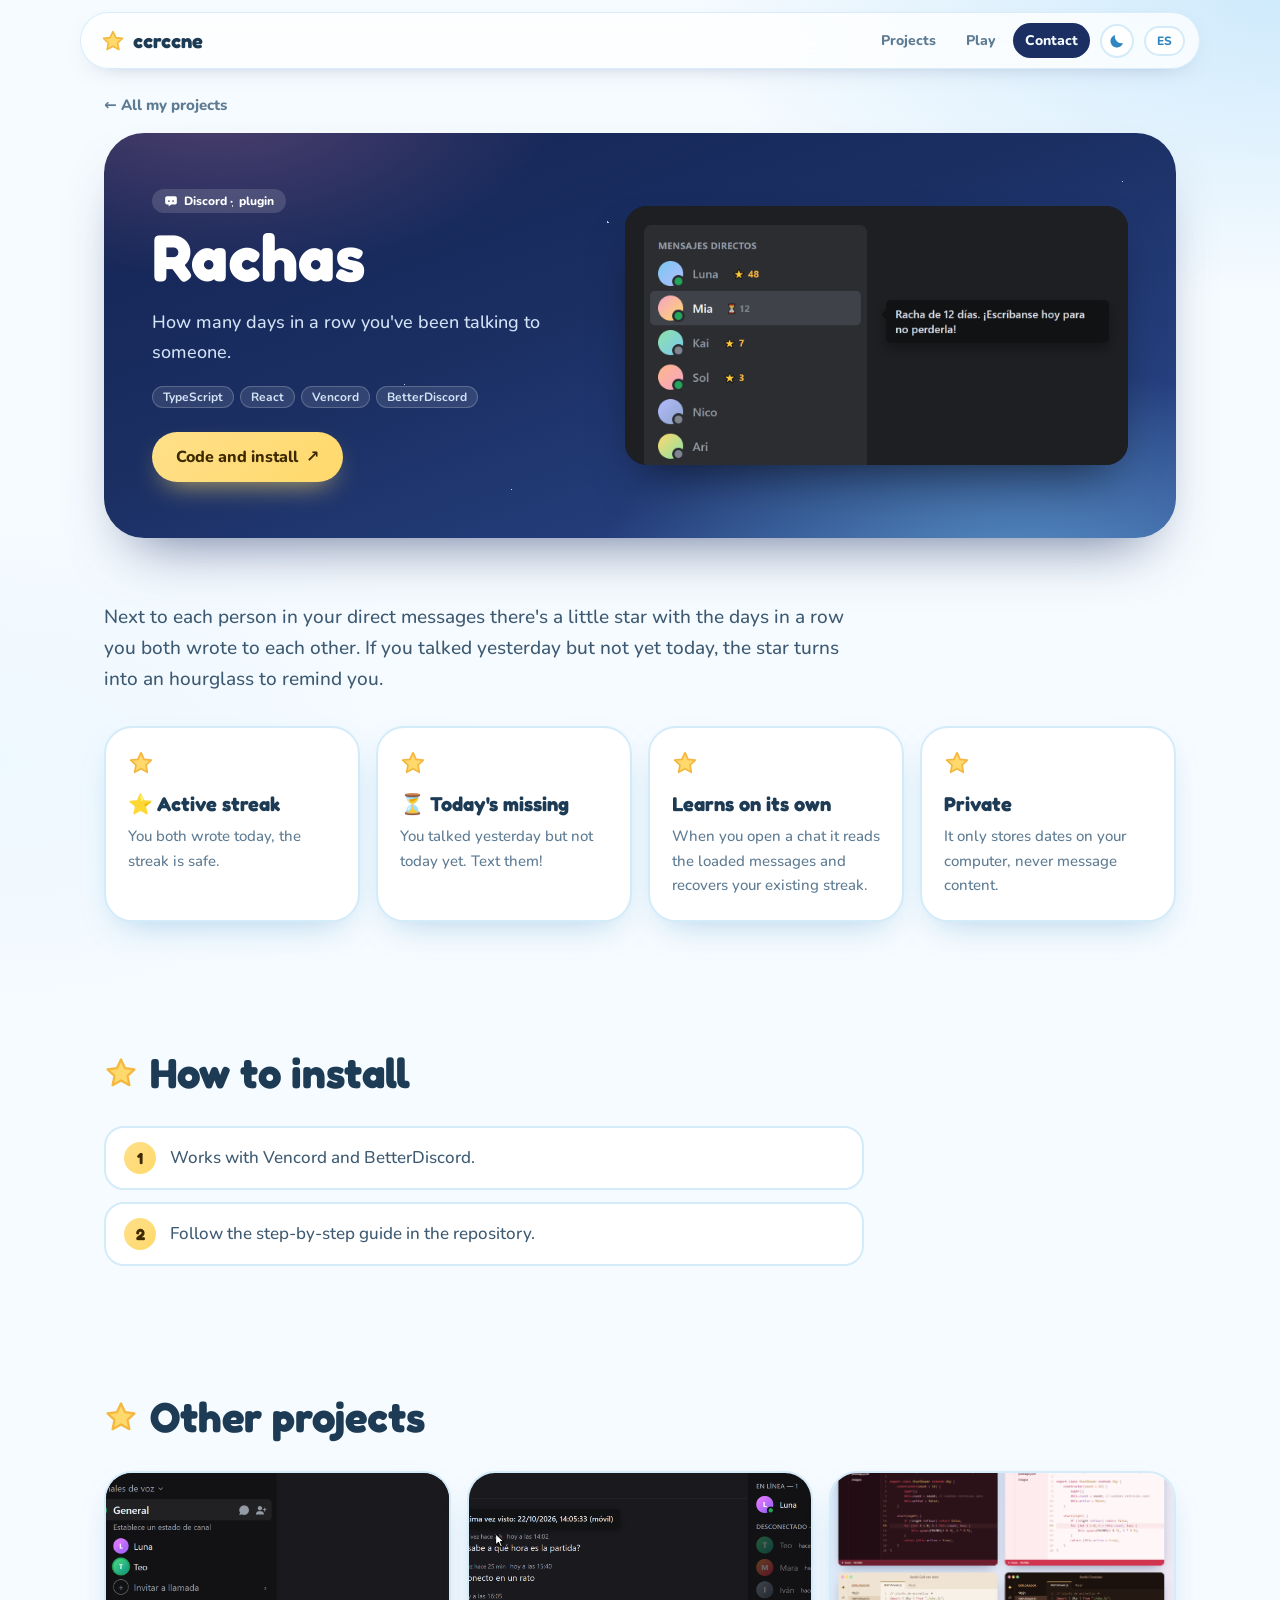
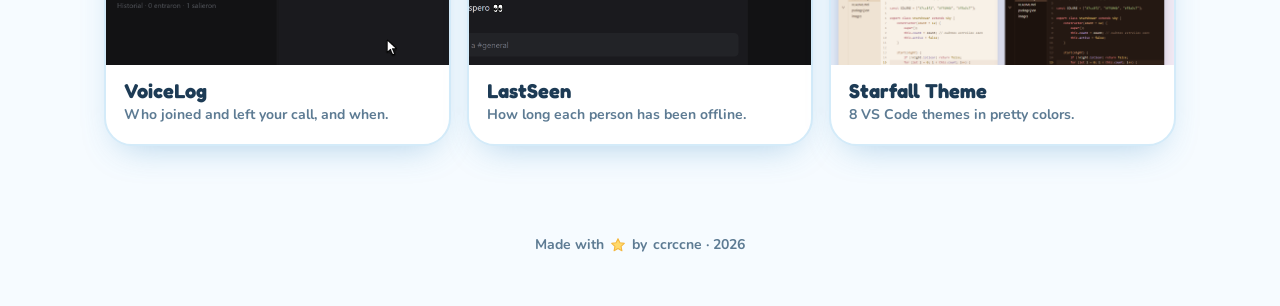
<file: rachas/index.html>
<!doctype html>
<html lang="es">
<head>
    <meta charset="utf-8">
    <meta name="viewport" content="width=device-width, initial-scale=1">
    <title>Rachas · ccrccne</title>
    <meta name="description" content="Cuántos días seguidos llevas hablando con alguien.">
    <meta name="theme-color" content="#1b2f63">
    <link rel="icon" href="data:image/svg+xml,%3Csvg xmlns='http://www.w3.org/2000/svg' viewBox='0 0 24 24'%3E%3Cpath fill='%23ffd96b' d='M12 2.5l2.9 6.1 6.6.8-4.9 4.6 1.3 6.6L12 17.3l-5.9 3.3 1.3-6.6-4.9-4.6 6.6-.8z' stroke='%23f4b73f' stroke-width='1.2' stroke-linejoin='round'/%3E%3C/svg%3E">
    <link rel="preconnect" href="https://fonts.googleapis.com">
    <link rel="preconnect" href="https://fonts.gstatic.com" crossorigin>
    <link href="https://fonts.googleapis.com/css2?family=Fredoka:wght@500;600;700&family=Nunito:wght@500;700;800&display=swap" rel="stylesheet">
    <link rel="stylesheet" href="../style.css?v=5">
    <script>
        try {
            const t = localStorage.getItem("theme");
            document.documentElement.dataset.theme = t ?? (matchMedia("(prefers-color-scheme: dark)").matches ? "dark" : "light");
        } catch { document.documentElement.dataset.theme = "light"; }
    </script>
</head>
<body>
    <!-- Formas reutilizables -->
    <svg width="0" height="0" style="position:absolute" aria-hidden="true">
        <symbol id="star" viewBox="0 0 24 24"><path d="M12 2.5l2.9 6.1 6.6.8-4.9 4.6 1.3 6.6L12 17.3l-5.9 3.3 1.3-6.6-4.9-4.6 6.6-.8z" stroke-linejoin="round" stroke-width="1.6"/></symbol>
        <symbol id="sparkle" viewBox="0 0 24 24"><path d="M12 1c.7 5.6 2.4 8.6 11 11-8.6 2.4-10.3 5.4-11 11-.7-5.6-2.4-8.6-11-11 8.6-2.4 10.3-5.4 11-11z"/></symbol>
        <symbol id="i-cube" viewBox="0 0 24 24"><path d="M12 2 3 7v10l9 5 9-5V7l-9-5Zm0 2.3L18.6 8 12 11.7 5.4 8 12 4.3ZM5 9.7l6 3.3v6.6l-6-3.3V9.7Zm8 9.9V13l6-3.3v6.6l-6 3.3Z" fill="currentColor"/></symbol>
        <symbol id="i-chat" viewBox="0 0 24 24"><path d="M5 4h14a3 3 0 0 1 3 3v8a3 3 0 0 1-3 3h-6.6L8 21.5V18H5a3 3 0 0 1-3-3V7a3 3 0 0 1 3-3Zm3.5 6.5a1.5 1.5 0 1 0 0 3 1.5 1.5 0 0 0 0-3Zm7 0a1.5 1.5 0 1 0 0 3 1.5 1.5 0 0 0 0-3Z" fill="currentColor"/></symbol>
        <symbol id="i-web" viewBox="0 0 24 24"><path d="M4 4h16a2 2 0 0 1 2 2v12a2 2 0 0 1-2 2H4a2 2 0 0 1-2-2V6a2 2 0 0 1 2-2Zm0 5v9h16V9H4Zm1.5-3a1 1 0 1 0 0 2 1 1 0 0 0 0-2Zm3 0a1 1 0 1 0 0 2 1 1 0 0 0 0-2Zm1.8 6.3 1.4 1.4-1.8 1.8 1.8 1.8-1.4 1.4-3.2-3.2 3.2-3.2Zm3.4 0 3.2 3.2-3.2 3.2-1.4-1.4 1.8-1.8-1.8-1.8 1.4-1.4Z" fill="currentColor"/></symbol>
        <symbol id="i-git" viewBox="0 0 24 24"><path d="M12 2a10 10 0 0 0-3.2 19.5c.5.1.7-.2.7-.5v-1.7c-2.8.6-3.4-1.2-3.4-1.2-.4-1.2-1.1-1.5-1.1-1.5-.9-.6.1-.6.1-.6 1 .1 1.5 1 1.5 1 .9 1.5 2.4 1.1 2.9.8.1-.6.4-1.1.6-1.3-2.2-.3-4.6-1.1-4.6-5 0-1.1.4-2 1-2.7-.1-.3-.4-1.3.1-2.7 0 0 .8-.3 2.8 1a9.6 9.6 0 0 1 5 0c1.9-1.3 2.8-1 2.8-1 .5 1.4.2 2.4.1 2.7.6.7 1 1.6 1 2.7 0 3.9-2.4 4.7-4.6 5 .4.3.7.9.7 1.9V21c0 .3.2.6.7.5A10 10 0 0 0 12 2Z" fill="currentColor"/></symbol>
        <symbol id="i-box" viewBox="0 0 24 24"><path d="M12 2a10 10 0 1 0 0 20 10 10 0 0 0 0-20Zm0 2.2a7.8 7.8 0 0 1 7.6 6l-2.3.6A5.5 5.5 0 0 0 6.6 12c0 1.2.4 2.3 1 3.2l-1.8 1.4A7.8 7.8 0 0 1 12 4.2Zm0 4.6a3.2 3.2 0 1 1 0 6.4 3.2 3.2 0 0 1 0-6.4Z" fill="currentColor"/></symbol>
        <symbol id="i-code" viewBox="0 0 24 24"><path d="M8.6 6.4 10 7.8 5.8 12l4.2 4.2-1.4 1.4L3 12l5.6-5.6Zm6.8 0L21 12l-5.6 5.6-1.4-1.4 4.2-4.2L14 7.8l1.4-1.4Z" fill="currentColor"/></symbol>
        <symbol id="i-flame" viewBox="0 0 24 24"><path d="M13 2s1 3.2-1.2 5.8C9.6 10.4 7 12 7 15.5A5 5 0 0 0 12 21a5 5 0 0 0 5-5.3c0-2.8-1.6-4.3-1.6-4.3s.2 2.3-1.4 3.1c0 0 .9-3.4-1-6.7C11.9 5.5 13 2 13 2Z" fill="currentColor"/></symbol>
    </svg>

    <header class="top">
        <a class="logo" href="../"><svg class="logo-star"><use href="#star"/></svg>ccrccne</a>
        <nav>
            <a href="../#proyectos"><span lang="es">Proyectos</span><span lang="en">Projects</span></a>
            <a href="../#jugar"><span lang="es">Jugar</span><span lang="en">Play</span></a>
            <a class="nav-cta" href="../#contacto"><span lang="es">Contacto</span><span lang="en">Contact</span></a>
            <button class="theme" id="theme" aria-label="Cambiar entre modo claro y oscuro / Toggle light and dark mode">
                <svg class="i-moon" viewBox="0 0 24 24"><path d="M20 14.5A8.5 8.5 0 0 1 9.5 4a8.5 8.5 0 1 0 10.5 10.5Z" fill="currentColor"/></svg>
                <svg class="i-sun" viewBox="0 0 24 24"><circle cx="12" cy="12" r="4.5" fill="currentColor"/><path d="M12 1.5v3M12 19.5v3M1.5 12h3M19.5 12h3M4.6 4.6l2.1 2.1M17.3 17.3l2.1 2.1M4.6 19.4l2.1-2.1M17.3 6.7l2.1-2.1" stroke="currentColor" stroke-width="2" stroke-linecap="round"/></svg>
            </button>
            <button class="lang" id="lang" aria-label="Cambiar idioma / Change language">EN</button>
        </nav>
    </header>

    <main class="pj">
        <a class="back" href="../#proyectos">← <span lang="es">Todos mis proyectos</span><span lang="en">All my projects</span></a>

        <section class="pj-hero">
            <div class="night" aria-hidden="true">
                <span class="dots"></span>
                <i class="meteor m1"></i><i class="meteor m3"></i>
            </div>
            <div class="pj-text">
                <p class="badge dc"><svg><use href="#i-chat"/></svg>Discord · <span lang="es">plugin</span><span lang="en">plugin</span></p>
                <h1>Rachas</h1>
<p class="lead" lang="es">Cuántos días seguidos llevas hablando con alguien.</p>
<p class="lead" lang="en">How many days in a row you've been talking to someone.</p>
                <ul class="stack"><li>TypeScript</li><li>React</li><li>Vencord</li><li>BetterDiscord</li></ul>
                <div class="cta">
                    <a class="btn primary" href="https://github.com/ccrccne/vencord-rachas" target="_blank" rel="noopener"><span lang="es">Código e instalación</span><span lang="en">Code and install</span> ↗</a>
                </div>
            </div>
            <div class="pj-shot"><img src="../img/rachas.png" alt="Lista de mensajes directos con estrellitas de racha"></div>
        </section>

        <section class="pj-about">
<p class="pj-intro" lang="es">Al lado de cada persona en tus mensajes directos aparece una estrellita con los días seguidos en que las dos se escribieron. Si ayer hablaron pero hoy todavía no, la estrella se vuelve un relojito para recordártelo.</p>
<p class="pj-intro" lang="en">Next to each person in your direct messages there's a little star with the days in a row you both wrote to each other. If you talked yesterday but not yet today, the star turns into an hourglass to remind you.</p>
            <div class="feats">
                <div class="card feat"><svg class="feat-star"><use href="#star"/></svg><h3><span lang="es">⭐ Racha activa</span><span lang="en">⭐ Active streak</span></h3><p lang="es">Las dos se escribieron hoy, la racha está a salvo.</p>
<p lang="en">You both wrote today, the streak is safe.</p></div>
                <div class="card feat"><svg class="feat-star"><use href="#star"/></svg><h3><span lang="es">⏳ Falta hoy</span><span lang="en">⏳ Today's missing</span></h3><p lang="es">Hablaron ayer pero hoy todavía no. ¡Escríbele!</p>
<p lang="en">You talked yesterday but not today yet. Text them!</p></div>
                <div class="card feat"><svg class="feat-star"><use href="#star"/></svg><h3><span lang="es">Aprende sola</span><span lang="en">Learns on its own</span></h3><p lang="es">Cuando abres un chat, revisa los mensajes cargados y recupera la racha que ya tenían.</p>
<p lang="en">When you open a chat it reads the loaded messages and recovers your existing streak.</p></div>
                <div class="card feat"><svg class="feat-star"><use href="#star"/></svg><h3><span lang="es">Privada</span><span lang="en">Private</span></h3><p lang="es">Solo guarda fechas en tu computadora, nunca el contenido de los mensajes.</p>
<p lang="en">It only stores dates on your computer, never message content.</p></div>
            </div>
        </section>

        <section class="pj-install">
            <h2><svg class="h-star"><use href="#star"/></svg><span lang="es">Cómo se instala</span><span lang="en">How to install</span></h2>
            <ol class="steps">
                <li><span lang="es">Funciona con Vencord y con BetterDiscord.</span><span lang="en">Works with Vencord and BetterDiscord.</span></li>
                <li><span lang="es">Sigue la guía paso a paso del repositorio.</span><span lang="en">Follow the step-by-step guide in the repository.</span></li>
            </ol>
        </section>

        <section class="pj-more">
            <h2><svg class="h-star"><use href="#star"/></svg><span lang="es">Otros proyectos</span><span lang="en">Other projects</span></h2>
            <div class="more-grid">
                <a class="card more" href="../voicelog/"><img src="../img/voicelog.gif" alt="" loading="lazy"><span><b>VoiceLog</b><small><span lang="es">Quién entró y salió de tu llamada, y a qué hora.</span><span lang="en">Who joined and left your call, and when.</span></small></span></a>
                <a class="card more" href="../lastseen/"><img src="../img/lastseen.png" alt="" loading="lazy"><span><b>LastSeen</b><small><span lang="es">Desde cuándo está desconectada cada persona.</span><span lang="en">How long each person has been offline.</span></small></span></a>
                <a class="card more" href="../starfall-theme/"><img src="../img/starfall-theme-colores.png" alt="" loading="lazy"><span><b>Starfall Theme</b><small><span lang="es">8 temas para VS Code con colores bonitos.</span><span lang="en">8 VS Code themes in pretty colors.</span></small></span></a>
            </div>
        </section>
    </main>

    <footer>
        <p><span lang="es">Hecho con</span><span lang="en">Made with</span> <svg class="foot-star"><use href="#star"/></svg> <span lang="es">por</span><span lang="en">by</span> ccrccne · 2026</p>
    </footer>

    <script src="../main.js?v=5"></script>
</body>
</html>
</file>
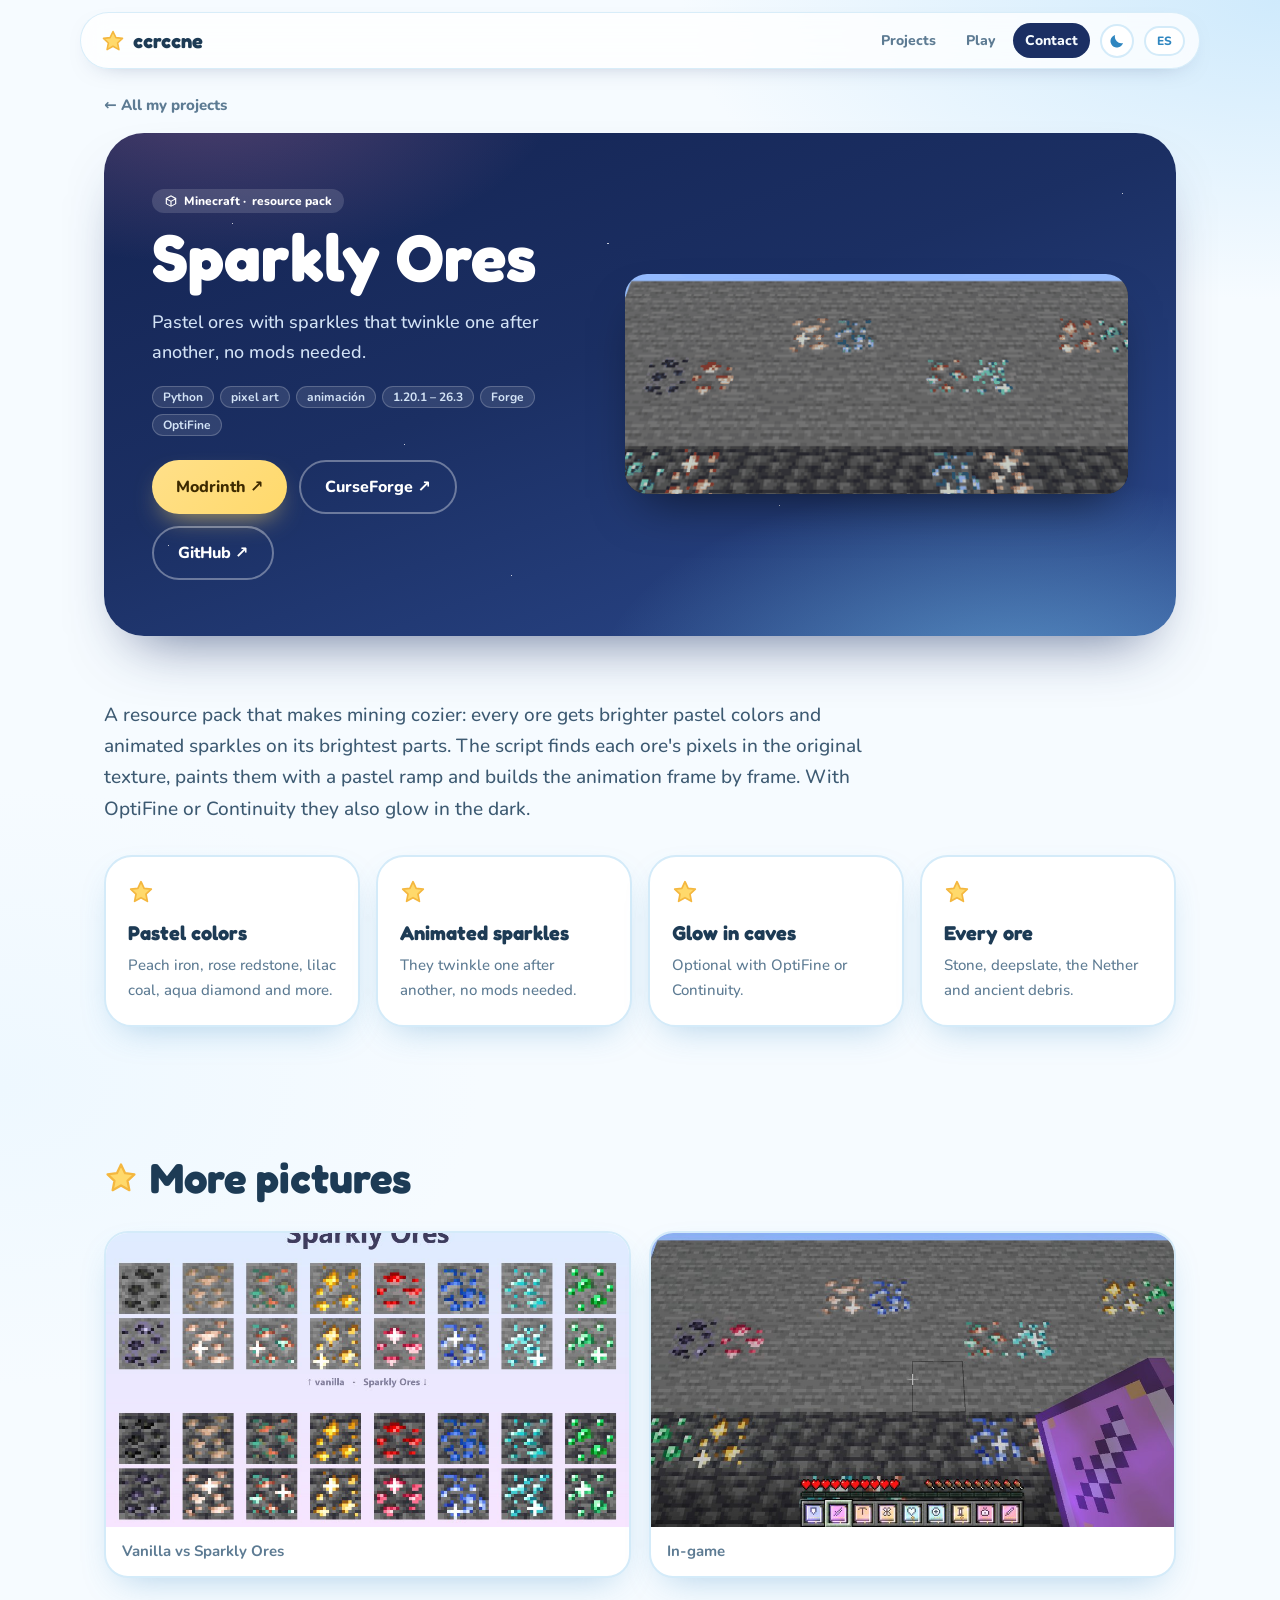
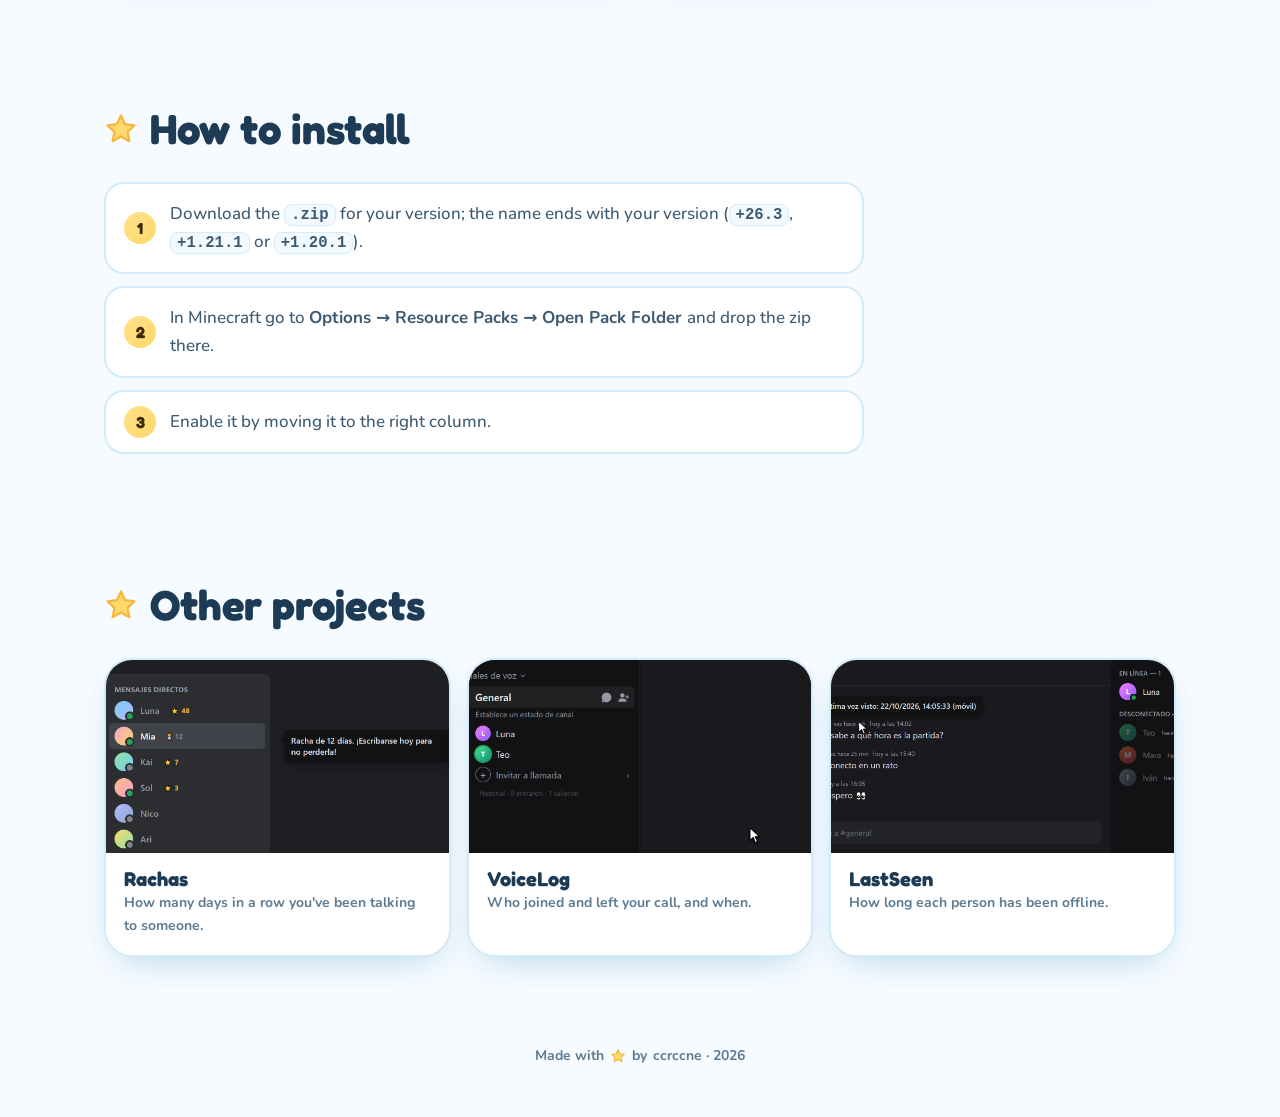
<file: sparkly-ores/index.html>
<!doctype html>
<html lang="es">
<head>
    <meta charset="utf-8">
    <meta name="viewport" content="width=device-width, initial-scale=1">
    <title>Sparkly Ores · ccrccne</title>
    <meta name="description" content="Minerales de Minecraft en colores pastel con destellos animados.">
    <meta name="theme-color" content="#1b2f63">
    <link rel="icon" href="data:image/svg+xml,%3Csvg xmlns='http://www.w3.org/2000/svg' viewBox='0 0 24 24'%3E%3Cpath fill='%23ffd96b' d='M12 2.5l2.9 6.1 6.6.8-4.9 4.6 1.3 6.6L12 17.3l-5.9 3.3 1.3-6.6-4.9-4.6 6.6-.8z' stroke='%23f4b73f' stroke-width='1.2' stroke-linejoin='round'/%3E%3C/svg%3E">
    <link rel="preconnect" href="https://fonts.googleapis.com">
    <link rel="preconnect" href="https://fonts.gstatic.com" crossorigin>
    <link href="https://fonts.googleapis.com/css2?family=Fredoka:wght@500;600;700&family=Nunito:wght@500;700;800&display=swap" rel="stylesheet">
    <link rel="stylesheet" href="../style.css?v=5">
    <script>
        try {
            const t = localStorage.getItem("theme");
            document.documentElement.dataset.theme = t ?? (matchMedia("(prefers-color-scheme: dark)").matches ? "dark" : "light");
        } catch { document.documentElement.dataset.theme = "light"; }
    </script>
</head>
<body>
    <!-- Formas reutilizables -->
    <svg width="0" height="0" style="position:absolute" aria-hidden="true">
        <symbol id="star" viewBox="0 0 24 24"><path d="M12 2.5l2.9 6.1 6.6.8-4.9 4.6 1.3 6.6L12 17.3l-5.9 3.3 1.3-6.6-4.9-4.6 6.6-.8z" stroke-linejoin="round" stroke-width="1.6"/></symbol>
        <symbol id="sparkle" viewBox="0 0 24 24"><path d="M12 1c.7 5.6 2.4 8.6 11 11-8.6 2.4-10.3 5.4-11 11-.7-5.6-2.4-8.6-11-11 8.6-2.4 10.3-5.4 11-11z"/></symbol>
        <symbol id="i-cube" viewBox="0 0 24 24"><path d="M12 2 3 7v10l9 5 9-5V7l-9-5Zm0 2.3L18.6 8 12 11.7 5.4 8 12 4.3ZM5 9.7l6 3.3v6.6l-6-3.3V9.7Zm8 9.9V13l6-3.3v6.6l-6 3.3Z" fill="currentColor"/></symbol>
        <symbol id="i-chat" viewBox="0 0 24 24"><path d="M5 4h14a3 3 0 0 1 3 3v8a3 3 0 0 1-3 3h-6.6L8 21.5V18H5a3 3 0 0 1-3-3V7a3 3 0 0 1 3-3Zm3.5 6.5a1.5 1.5 0 1 0 0 3 1.5 1.5 0 0 0 0-3Zm7 0a1.5 1.5 0 1 0 0 3 1.5 1.5 0 0 0 0-3Z" fill="currentColor"/></symbol>
        <symbol id="i-web" viewBox="0 0 24 24"><path d="M4 4h16a2 2 0 0 1 2 2v12a2 2 0 0 1-2 2H4a2 2 0 0 1-2-2V6a2 2 0 0 1 2-2Zm0 5v9h16V9H4Zm1.5-3a1 1 0 1 0 0 2 1 1 0 0 0 0-2Zm3 0a1 1 0 1 0 0 2 1 1 0 0 0 0-2Zm1.8 6.3 1.4 1.4-1.8 1.8 1.8 1.8-1.4 1.4-3.2-3.2 3.2-3.2Zm3.4 0 3.2 3.2-3.2 3.2-1.4-1.4 1.8-1.8-1.8-1.8 1.4-1.4Z" fill="currentColor"/></symbol>
        <symbol id="i-git" viewBox="0 0 24 24"><path d="M12 2a10 10 0 0 0-3.2 19.5c.5.1.7-.2.7-.5v-1.7c-2.8.6-3.4-1.2-3.4-1.2-.4-1.2-1.1-1.5-1.1-1.5-.9-.6.1-.6.1-.6 1 .1 1.5 1 1.5 1 .9 1.5 2.4 1.1 2.9.8.1-.6.4-1.1.6-1.3-2.2-.3-4.6-1.1-4.6-5 0-1.1.4-2 1-2.7-.1-.3-.4-1.3.1-2.7 0 0 .8-.3 2.8 1a9.6 9.6 0 0 1 5 0c1.9-1.3 2.8-1 2.8-1 .5 1.4.2 2.4.1 2.7.6.7 1 1.6 1 2.7 0 3.9-2.4 4.7-4.6 5 .4.3.7.9.7 1.9V21c0 .3.2.6.7.5A10 10 0 0 0 12 2Z" fill="currentColor"/></symbol>
        <symbol id="i-box" viewBox="0 0 24 24"><path d="M12 2a10 10 0 1 0 0 20 10 10 0 0 0 0-20Zm0 2.2a7.8 7.8 0 0 1 7.6 6l-2.3.6A5.5 5.5 0 0 0 6.6 12c0 1.2.4 2.3 1 3.2l-1.8 1.4A7.8 7.8 0 0 1 12 4.2Zm0 4.6a3.2 3.2 0 1 1 0 6.4 3.2 3.2 0 0 1 0-6.4Z" fill="currentColor"/></symbol>
        <symbol id="i-code" viewBox="0 0 24 24"><path d="M8.6 6.4 10 7.8 5.8 12l4.2 4.2-1.4 1.4L3 12l5.6-5.6Zm6.8 0L21 12l-5.6 5.6-1.4-1.4 4.2-4.2L14 7.8l1.4-1.4Z" fill="currentColor"/></symbol>
        <symbol id="i-flame" viewBox="0 0 24 24"><path d="M13 2s1 3.2-1.2 5.8C9.6 10.4 7 12 7 15.5A5 5 0 0 0 12 21a5 5 0 0 0 5-5.3c0-2.8-1.6-4.3-1.6-4.3s.2 2.3-1.4 3.1c0 0 .9-3.4-1-6.7C11.9 5.5 13 2 13 2Z" fill="currentColor"/></symbol>
    </svg>

    <header class="top">
        <a class="logo" href="../"><svg class="logo-star"><use href="#star"/></svg>ccrccne</a>
        <nav>
            <a href="../#proyectos"><span lang="es">Proyectos</span><span lang="en">Projects</span></a>
            <a href="../#jugar"><span lang="es">Jugar</span><span lang="en">Play</span></a>
            <a class="nav-cta" href="../#contacto"><span lang="es">Contacto</span><span lang="en">Contact</span></a>
            <button class="theme" id="theme" aria-label="Cambiar entre modo claro y oscuro / Toggle light and dark mode">
                <svg class="i-moon" viewBox="0 0 24 24"><path d="M20 14.5A8.5 8.5 0 0 1 9.5 4a8.5 8.5 0 1 0 10.5 10.5Z" fill="currentColor"/></svg>
                <svg class="i-sun" viewBox="0 0 24 24"><circle cx="12" cy="12" r="4.5" fill="currentColor"/><path d="M12 1.5v3M12 19.5v3M1.5 12h3M19.5 12h3M4.6 4.6l2.1 2.1M17.3 17.3l2.1 2.1M4.6 19.4l2.1-2.1M17.3 6.7l2.1-2.1" stroke="currentColor" stroke-width="2" stroke-linecap="round"/></svg>
            </button>
            <button class="lang" id="lang" aria-label="Cambiar idioma / Change language">EN</button>
        </nav>
    </header>

    <main class="pj">
        <a class="back" href="../#proyectos">← <span lang="es">Todos mis proyectos</span><span lang="en">All my projects</span></a>

        <section class="pj-hero">
            <div class="night" aria-hidden="true">
                <span class="dots"></span>
                <i class="meteor m1"></i><i class="meteor m3"></i>
            </div>
            <div class="pj-text">
                <p class="badge mc"><svg><use href="#i-cube"/></svg>Minecraft · <span lang="es">paquete de texturas</span><span lang="en">resource pack</span></p>
                <h1>Sparkly Ores</h1>
<p class="lead" lang="es">Minerales en colores pastel con destellos que brillan por turnos, sin mods.</p>
<p class="lead" lang="en">Pastel ores with sparkles that twinkle one after another, no mods needed.</p>
                <ul class="stack"><li>Python</li><li>pixel art</li><li>animación</li><li>1.20.1 – 26.3</li><li>Forge</li><li>OptiFine</li></ul>
                <div class="cta">
                    <a class="btn primary" href="https://modrinth.com/resourcepack/sparkly-ores" target="_blank" rel="noopener">Modrinth ↗</a>
                    <a class="btn ghost" href="https://www.curseforge.com/minecraft/texture-packs/sparkly-ores" target="_blank" rel="noopener">CurseForge ↗</a>
                    <a class="btn ghost" href="https://github.com/ccrccne/sparkly-ores/releases/latest" target="_blank" rel="noopener">GitHub ↗</a>
                </div>
            </div>
            <div class="pj-shot"><img src="../img/sparkly-ores-brillos.gif" alt="Pared de minerales con destellos animados dentro del juego"></div>
        </section>

        <section class="pj-about">
<p class="pj-intro" lang="es">Un paquete de texturas que hace que minar sea más bonito: cada mineral tiene colores pastel más vivos y destellos animados sobre sus partes más claras. El script detecta los píxeles de cada mineral en la textura original, los pinta con su rampa pastel y arma la animación cuadro por cuadro. Con OptiFine o Continuity, además brillan en la oscuridad.</p>
<p class="pj-intro" lang="en">A resource pack that makes mining cozier: every ore gets brighter pastel colors and animated sparkles on its brightest parts. The script finds each ore's pixels in the original texture, paints them with a pastel ramp and builds the animation frame by frame. With OptiFine or Continuity they also glow in the dark.</p>
            <div class="feats">
                <div class="card feat"><svg class="feat-star"><use href="#star"/></svg><h3><span lang="es">Colores pastel</span><span lang="en">Pastel colors</span></h3><p lang="es">Hierro durazno, redstone rosada, carbón lila, diamante aguamarina y más.</p>
<p lang="en">Peach iron, rose redstone, lilac coal, aqua diamond and more.</p></div>
                <div class="card feat"><svg class="feat-star"><use href="#star"/></svg><h3><span lang="es">Destellos animados</span><span lang="en">Animated sparkles</span></h3><p lang="es">Brillan por turnos, sin mods.</p>
<p lang="en">They twinkle one after another, no mods needed.</p></div>
                <div class="card feat"><svg class="feat-star"><use href="#star"/></svg><h3><span lang="es">Brillo en cuevas</span><span lang="en">Glow in caves</span></h3><p lang="es">Opcional con OptiFine o Continuity.</p>
<p lang="en">Optional with OptiFine or Continuity.</p></div>
                <div class="card feat"><svg class="feat-star"><use href="#star"/></svg><h3><span lang="es">Todos los minerales</span><span lang="en">Every ore</span></h3><p lang="es">Piedra, pizarra profunda, el Nether y los escombros ancestrales.</p>
<p lang="en">Stone, deepslate, the Nether and ancient debris.</p></div>
            </div>
        </section>

        <section class="pj-gallery">
            <h2><svg class="h-star"><use href="#star"/></svg><span lang="es">Más fotos</span><span lang="en">More pictures</span></h2>
            <div class="gallery">
                <figure><img src="../img/sparkly-ores-comparacion.jpg" alt="Comparación de los minerales originales con Sparkly Ores" loading="lazy"><figcaption>Vanilla vs Sparkly Ores</figcaption></figure>
                <figure><img src="../img/sparkly-ores-pared.jpg" alt="Pared de minerales dentro del juego" loading="lazy"><figcaption>In-game</figcaption></figure>
            </div>
        </section>

        <section class="pj-install">
            <h2><svg class="h-star"><use href="#star"/></svg><span lang="es">Cómo se instala</span><span lang="en">How to install</span></h2>
            <ol class="steps">
                <li><span lang="es">Descarga el <code>.zip</code> de tu versión; el nombre termina en tu versión (<code>+26.3</code>, <code>+1.21.1</code> o <code>+1.20.1</code>).</span><span lang="en">Download the <code>.zip</code> for your version; the name ends with your version (<code>+26.3</code>, <code>+1.21.1</code> or <code>+1.20.1</code>).</span></li>
                <li><span lang="es">En Minecraft ve a <b>Opciones → Paquetes de recursos → Abrir carpeta</b> y pon el zip ahí.</span><span lang="en">In Minecraft go to <b>Options → Resource Packs → Open Pack Folder</b> and drop the zip there.</span></li>
                <li><span lang="es">Actívalo pasándolo a la columna de la derecha.</span><span lang="en">Enable it by moving it to the right column.</span></li>
            </ol>
        </section>

        <section class="pj-more">
            <h2><svg class="h-star"><use href="#star"/></svg><span lang="es">Otros proyectos</span><span lang="en">Other projects</span></h2>
            <div class="more-grid">
                <a class="card more" href="../rachas/"><img src="../img/rachas.png" alt="" loading="lazy"><span><b>Rachas</b><small><span lang="es">Cuántos días seguidos llevas hablando con alguien.</span><span lang="en">How many days in a row you've been talking to someone.</span></small></span></a>
                <a class="card more" href="../voicelog/"><img src="../img/voicelog.gif" alt="" loading="lazy"><span><b>VoiceLog</b><small><span lang="es">Quién entró y salió de tu llamada, y a qué hora.</span><span lang="en">Who joined and left your call, and when.</span></small></span></a>
                <a class="card more" href="../lastseen/"><img src="../img/lastseen.png" alt="" loading="lazy"><span><b>LastSeen</b><small><span lang="es">Desde cuándo está desconectada cada persona.</span><span lang="en">How long each person has been offline.</span></small></span></a>
            </div>
        </section>
    </main>

    <footer>
        <p><span lang="es">Hecho con</span><span lang="en">Made with</span> <svg class="foot-star"><use href="#star"/></svg> <span lang="es">por</span><span lang="en">by</span> ccrccne · 2026</p>
    </footer>

    <script src="../main.js?v=5"></script>
</body>
</html>
</file>
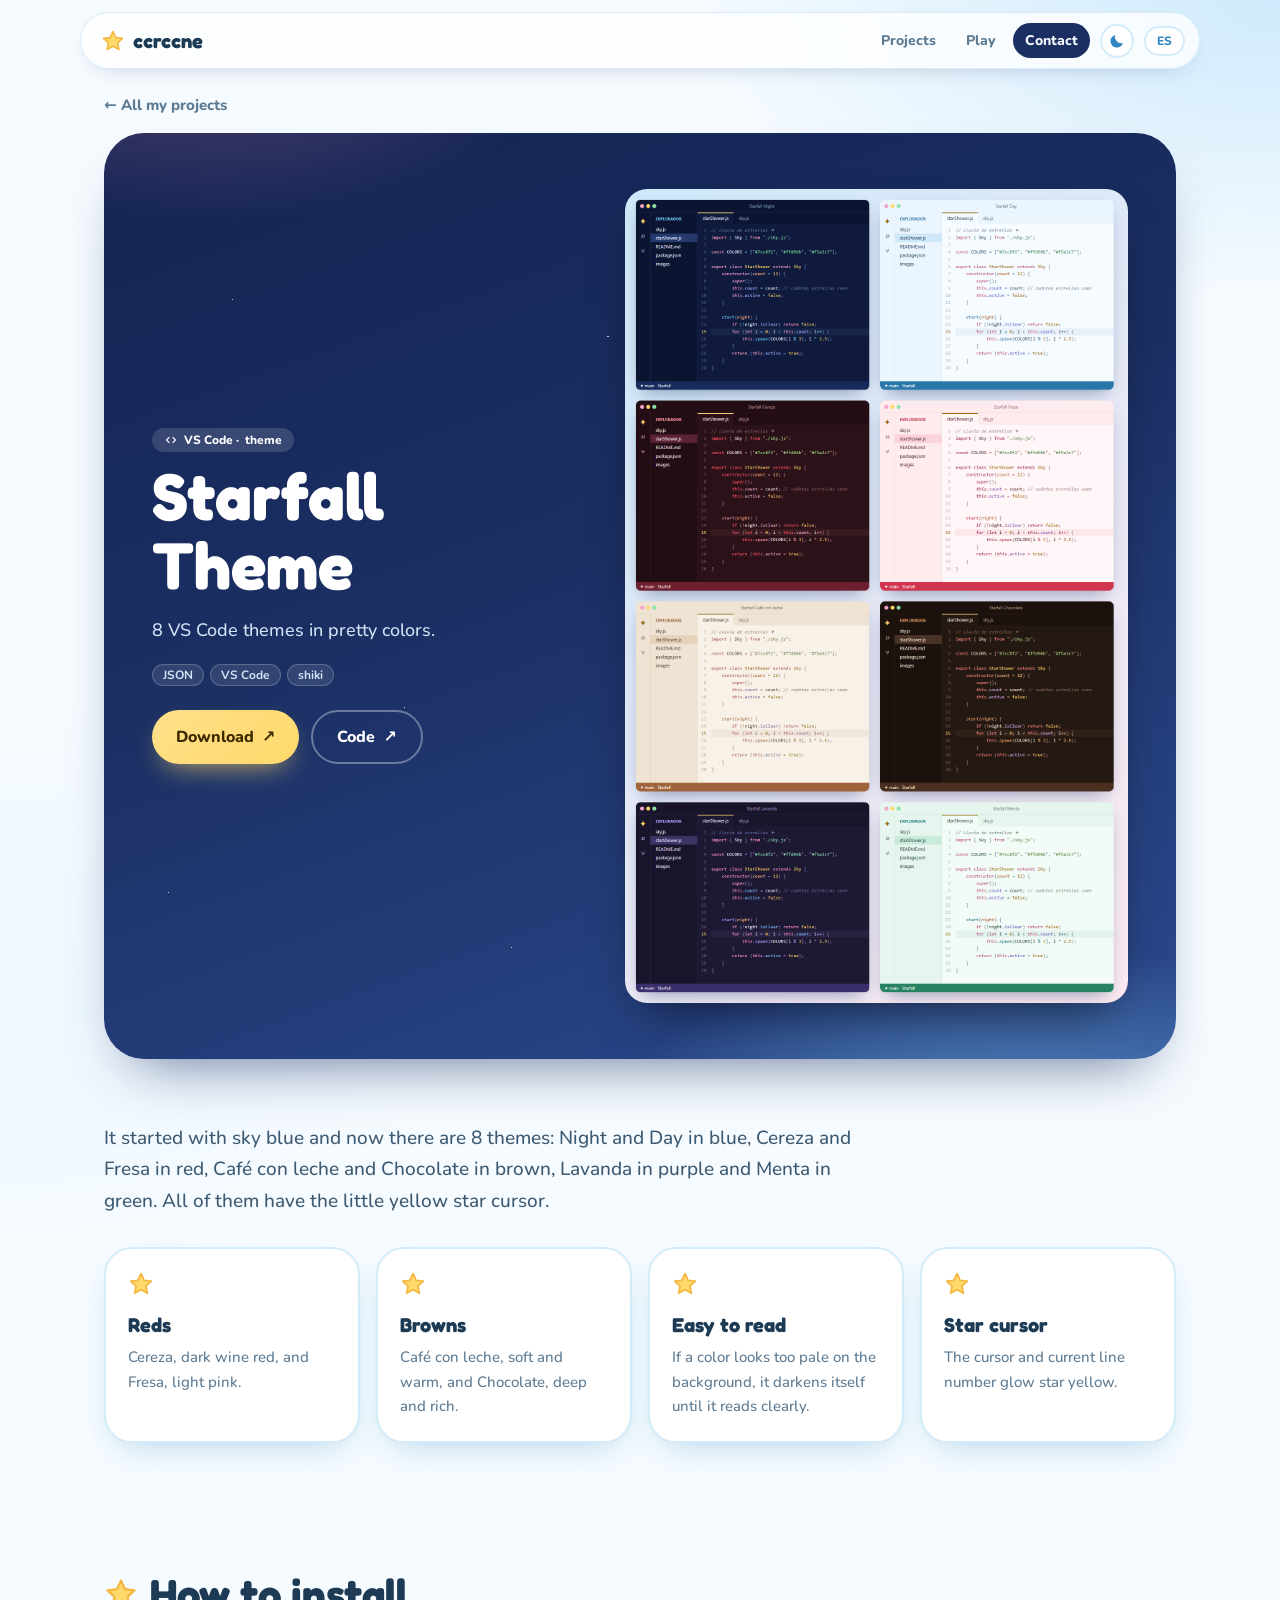
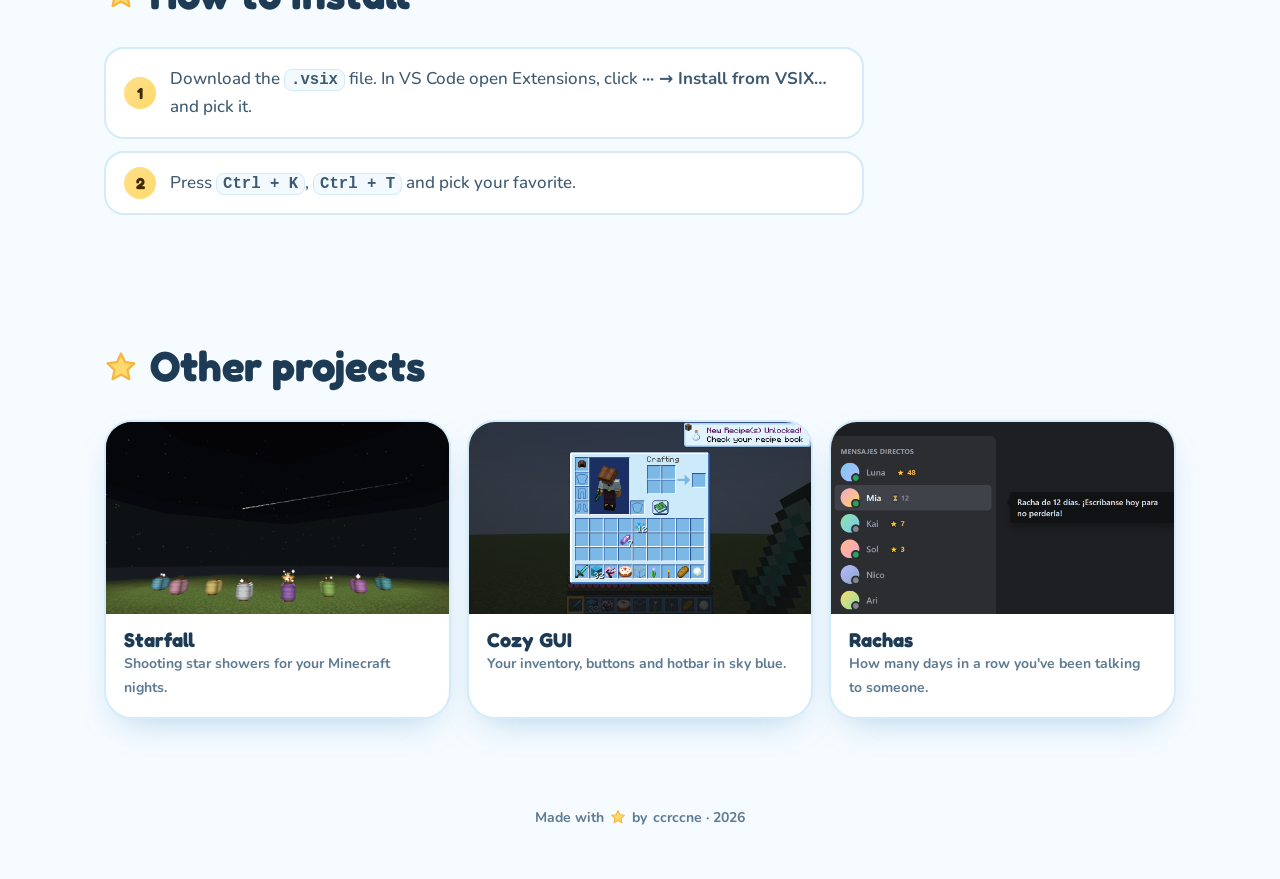
<file: starfall-theme/index.html>
<!doctype html>
<html lang="es">
<head>
    <meta charset="utf-8">
    <meta name="viewport" content="width=device-width, initial-scale=1">
    <title>Starfall Theme · ccrccne</title>
    <meta name="description" content="8 temas para VS Code con colores bonitos.">
    <meta name="theme-color" content="#1b2f63">
    <link rel="icon" href="data:image/svg+xml,%3Csvg xmlns='http://www.w3.org/2000/svg' viewBox='0 0 24 24'%3E%3Cpath fill='%23ffd96b' d='M12 2.5l2.9 6.1 6.6.8-4.9 4.6 1.3 6.6L12 17.3l-5.9 3.3 1.3-6.6-4.9-4.6 6.6-.8z' stroke='%23f4b73f' stroke-width='1.2' stroke-linejoin='round'/%3E%3C/svg%3E">
    <link rel="preconnect" href="https://fonts.googleapis.com">
    <link rel="preconnect" href="https://fonts.gstatic.com" crossorigin>
    <link href="https://fonts.googleapis.com/css2?family=Fredoka:wght@500;600;700&family=Nunito:wght@500;700;800&display=swap" rel="stylesheet">
    <link rel="stylesheet" href="../style.css?v=5">
    <script>
        try {
            const t = localStorage.getItem("theme");
            document.documentElement.dataset.theme = t ?? (matchMedia("(prefers-color-scheme: dark)").matches ? "dark" : "light");
        } catch { document.documentElement.dataset.theme = "light"; }
    </script>
</head>
<body>
    <!-- Formas reutilizables -->
    <svg width="0" height="0" style="position:absolute" aria-hidden="true">
        <symbol id="star" viewBox="0 0 24 24"><path d="M12 2.5l2.9 6.1 6.6.8-4.9 4.6 1.3 6.6L12 17.3l-5.9 3.3 1.3-6.6-4.9-4.6 6.6-.8z" stroke-linejoin="round" stroke-width="1.6"/></symbol>
        <symbol id="sparkle" viewBox="0 0 24 24"><path d="M12 1c.7 5.6 2.4 8.6 11 11-8.6 2.4-10.3 5.4-11 11-.7-5.6-2.4-8.6-11-11 8.6-2.4 10.3-5.4 11-11z"/></symbol>
        <symbol id="i-cube" viewBox="0 0 24 24"><path d="M12 2 3 7v10l9 5 9-5V7l-9-5Zm0 2.3L18.6 8 12 11.7 5.4 8 12 4.3ZM5 9.7l6 3.3v6.6l-6-3.3V9.7Zm8 9.9V13l6-3.3v6.6l-6 3.3Z" fill="currentColor"/></symbol>
        <symbol id="i-chat" viewBox="0 0 24 24"><path d="M5 4h14a3 3 0 0 1 3 3v8a3 3 0 0 1-3 3h-6.6L8 21.5V18H5a3 3 0 0 1-3-3V7a3 3 0 0 1 3-3Zm3.5 6.5a1.5 1.5 0 1 0 0 3 1.5 1.5 0 0 0 0-3Zm7 0a1.5 1.5 0 1 0 0 3 1.5 1.5 0 0 0 0-3Z" fill="currentColor"/></symbol>
        <symbol id="i-web" viewBox="0 0 24 24"><path d="M4 4h16a2 2 0 0 1 2 2v12a2 2 0 0 1-2 2H4a2 2 0 0 1-2-2V6a2 2 0 0 1 2-2Zm0 5v9h16V9H4Zm1.5-3a1 1 0 1 0 0 2 1 1 0 0 0 0-2Zm3 0a1 1 0 1 0 0 2 1 1 0 0 0 0-2Zm1.8 6.3 1.4 1.4-1.8 1.8 1.8 1.8-1.4 1.4-3.2-3.2 3.2-3.2Zm3.4 0 3.2 3.2-3.2 3.2-1.4-1.4 1.8-1.8-1.8-1.8 1.4-1.4Z" fill="currentColor"/></symbol>
        <symbol id="i-git" viewBox="0 0 24 24"><path d="M12 2a10 10 0 0 0-3.2 19.5c.5.1.7-.2.7-.5v-1.7c-2.8.6-3.4-1.2-3.4-1.2-.4-1.2-1.1-1.5-1.1-1.5-.9-.6.1-.6.1-.6 1 .1 1.5 1 1.5 1 .9 1.5 2.4 1.1 2.9.8.1-.6.4-1.1.6-1.3-2.2-.3-4.6-1.1-4.6-5 0-1.1.4-2 1-2.7-.1-.3-.4-1.3.1-2.7 0 0 .8-.3 2.8 1a9.6 9.6 0 0 1 5 0c1.9-1.3 2.8-1 2.8-1 .5 1.4.2 2.4.1 2.7.6.7 1 1.6 1 2.7 0 3.9-2.4 4.7-4.6 5 .4.3.7.9.7 1.9V21c0 .3.2.6.7.5A10 10 0 0 0 12 2Z" fill="currentColor"/></symbol>
        <symbol id="i-box" viewBox="0 0 24 24"><path d="M12 2a10 10 0 1 0 0 20 10 10 0 0 0 0-20Zm0 2.2a7.8 7.8 0 0 1 7.6 6l-2.3.6A5.5 5.5 0 0 0 6.6 12c0 1.2.4 2.3 1 3.2l-1.8 1.4A7.8 7.8 0 0 1 12 4.2Zm0 4.6a3.2 3.2 0 1 1 0 6.4 3.2 3.2 0 0 1 0-6.4Z" fill="currentColor"/></symbol>
        <symbol id="i-code" viewBox="0 0 24 24"><path d="M8.6 6.4 10 7.8 5.8 12l4.2 4.2-1.4 1.4L3 12l5.6-5.6Zm6.8 0L21 12l-5.6 5.6-1.4-1.4 4.2-4.2L14 7.8l1.4-1.4Z" fill="currentColor"/></symbol>
        <symbol id="i-flame" viewBox="0 0 24 24"><path d="M13 2s1 3.2-1.2 5.8C9.6 10.4 7 12 7 15.5A5 5 0 0 0 12 21a5 5 0 0 0 5-5.3c0-2.8-1.6-4.3-1.6-4.3s.2 2.3-1.4 3.1c0 0 .9-3.4-1-6.7C11.9 5.5 13 2 13 2Z" fill="currentColor"/></symbol>
    </svg>

    <header class="top">
        <a class="logo" href="../"><svg class="logo-star"><use href="#star"/></svg>ccrccne</a>
        <nav>
            <a href="../#proyectos"><span lang="es">Proyectos</span><span lang="en">Projects</span></a>
            <a href="../#jugar"><span lang="es">Jugar</span><span lang="en">Play</span></a>
            <a class="nav-cta" href="../#contacto"><span lang="es">Contacto</span><span lang="en">Contact</span></a>
            <button class="theme" id="theme" aria-label="Cambiar entre modo claro y oscuro / Toggle light and dark mode">
                <svg class="i-moon" viewBox="0 0 24 24"><path d="M20 14.5A8.5 8.5 0 0 1 9.5 4a8.5 8.5 0 1 0 10.5 10.5Z" fill="currentColor"/></svg>
                <svg class="i-sun" viewBox="0 0 24 24"><circle cx="12" cy="12" r="4.5" fill="currentColor"/><path d="M12 1.5v3M12 19.5v3M1.5 12h3M19.5 12h3M4.6 4.6l2.1 2.1M17.3 17.3l2.1 2.1M4.6 19.4l2.1-2.1M17.3 6.7l2.1-2.1" stroke="currentColor" stroke-width="2" stroke-linecap="round"/></svg>
            </button>
            <button class="lang" id="lang" aria-label="Cambiar idioma / Change language">EN</button>
        </nav>
    </header>

    <main class="pj">
        <a class="back" href="../#proyectos">← <span lang="es">Todos mis proyectos</span><span lang="en">All my projects</span></a>

        <section class="pj-hero">
            <div class="night" aria-hidden="true">
                <span class="dots"></span>
                <i class="meteor m1"></i><i class="meteor m3"></i>
            </div>
            <div class="pj-text">
                <p class="badge code"><svg><use href="#i-code"/></svg>VS Code · <span lang="es">tema</span><span lang="en">theme</span></p>
                <h1>Starfall Theme</h1>
<p class="lead" lang="es">8 temas para VS Code con colores bonitos.</p>
<p class="lead" lang="en">8 VS Code themes in pretty colors.</p>
                <ul class="stack"><li>JSON</li><li>VS Code</li><li>shiki</li></ul>
                <div class="cta">
                    <a class="btn primary" href="https://github.com/ccrccne/starfall-vscode/releases/latest" target="_blank" rel="noopener"><span lang="es">Descargar</span><span lang="en">Download</span> ↗</a>
                    <a class="btn ghost" href="https://github.com/ccrccne/starfall-vscode" target="_blank" rel="noopener"><span lang="es">Código</span><span lang="en">Code</span> ↗</a>
                </div>
            </div>
            <div class="pj-shot"><img src="../img/starfall-theme-colores.png" alt="Los 8 temas de Starfall en VS Code"></div>
        </section>

        <section class="pj-about">
<p class="pj-intro" lang="es">Empezó con el azul del cielo y ahora son 8 temas: Night y Day en azul, Cereza y Fresa en rojo, Café con leche y Chocolate en café, Lavanda en morado y Menta en verde. Todos tienen la estrellita amarilla en el cursor.</p>
<p class="pj-intro" lang="en">It started with sky blue and now there are 8 themes: Night and Day in blue, Cereza and Fresa in red, Café con leche and Chocolate in brown, Lavanda in purple and Menta in green. All of them have the little yellow star cursor.</p>
            <div class="feats">
                <div class="card feat"><svg class="feat-star"><use href="#star"/></svg><h3><span lang="es">Rojos</span><span lang="en">Reds</span></h3><p lang="es">Cereza, oscuro color vino, y Fresa, rosita clarito.</p>
<p lang="en">Cereza, dark wine red, and Fresa, light pink.</p></div>
                <div class="card feat"><svg class="feat-star"><use href="#star"/></svg><h3><span lang="es">Cafés</span><span lang="en">Browns</span></h3><p lang="es">Café con leche, suave y cálido, y Chocolate, profundo y pesado.</p>
<p lang="en">Café con leche, soft and warm, and Chocolate, deep and rich.</p></div>
                <div class="card feat"><svg class="feat-star"><use href="#star"/></svg><h3><span lang="es">Se lee bien</span><span lang="en">Easy to read</span></h3><p lang="es">Si un color queda pálido sobre el fondo, se oscurece solo hasta que se lea claro.</p>
<p lang="en">If a color looks too pale on the background, it darkens itself until it reads clearly.</p></div>
                <div class="card feat"><svg class="feat-star"><use href="#star"/></svg><h3><span lang="es">Cursor estrella</span><span lang="en">Star cursor</span></h3><p lang="es">El cursor y la línea actual se pintan de amarillo estrella.</p>
<p lang="en">The cursor and current line number glow star yellow.</p></div>
            </div>
        </section>

        <section class="pj-install">
            <h2><svg class="h-star"><use href="#star"/></svg><span lang="es">Cómo se instala</span><span lang="en">How to install</span></h2>
            <ol class="steps">
                <li><span lang="es">Descarga el archivo <code>.vsix</code>. En VS Code abre las extensiones, pulsa <b>··· → Instalar desde VSIX…</b> y elígelo.</span><span lang="en">Download the <code>.vsix</code> file. In VS Code open Extensions, click <b>··· → Install from VSIX…</b> and pick it.</span></li>
                <li><span lang="es">Pulsa <code>Ctrl + K</code>, <code>Ctrl + T</code> y elige el tema que más te guste.</span><span lang="en">Press <code>Ctrl + K</code>, <code>Ctrl + T</code> and pick your favorite.</span></li>
            </ol>
        </section>

        <section class="pj-more">
            <h2><svg class="h-star"><use href="#star"/></svg><span lang="es">Otros proyectos</span><span lang="en">Other projects</span></h2>
            <div class="more-grid">
                <a class="card more" href="../starfall/"><img src="../img/starfall.gif" alt="" loading="lazy"><span><b>Starfall</b><small><span lang="es">Lluvias de estrellas fugaces para tus noches en Minecraft.</span><span lang="en">Shooting star showers for your Minecraft nights.</span></small></span></a>
                <a class="card more" href="../cozy-gui/"><img src="../img/cielo-cute.png" alt="" loading="lazy"><span><b>Cozy GUI</b><small><span lang="es">Tu inventario, tus botones y tu barra rápida en azul cielo.</span><span lang="en">Your inventory, buttons and hotbar in sky blue.</span></small></span></a>
                <a class="card more" href="../rachas/"><img src="../img/rachas.png" alt="" loading="lazy"><span><b>Rachas</b><small><span lang="es">Cuántos días seguidos llevas hablando con alguien.</span><span lang="en">How many days in a row you've been talking to someone.</span></small></span></a>
            </div>
        </section>
    </main>

    <footer>
        <p><span lang="es">Hecho con</span><span lang="en">Made with</span> <svg class="foot-star"><use href="#star"/></svg> <span lang="es">por</span><span lang="en">by</span> ccrccne · 2026</p>
    </footer>

    <script src="../main.js?v=5"></script>
</body>
</html>
</file>
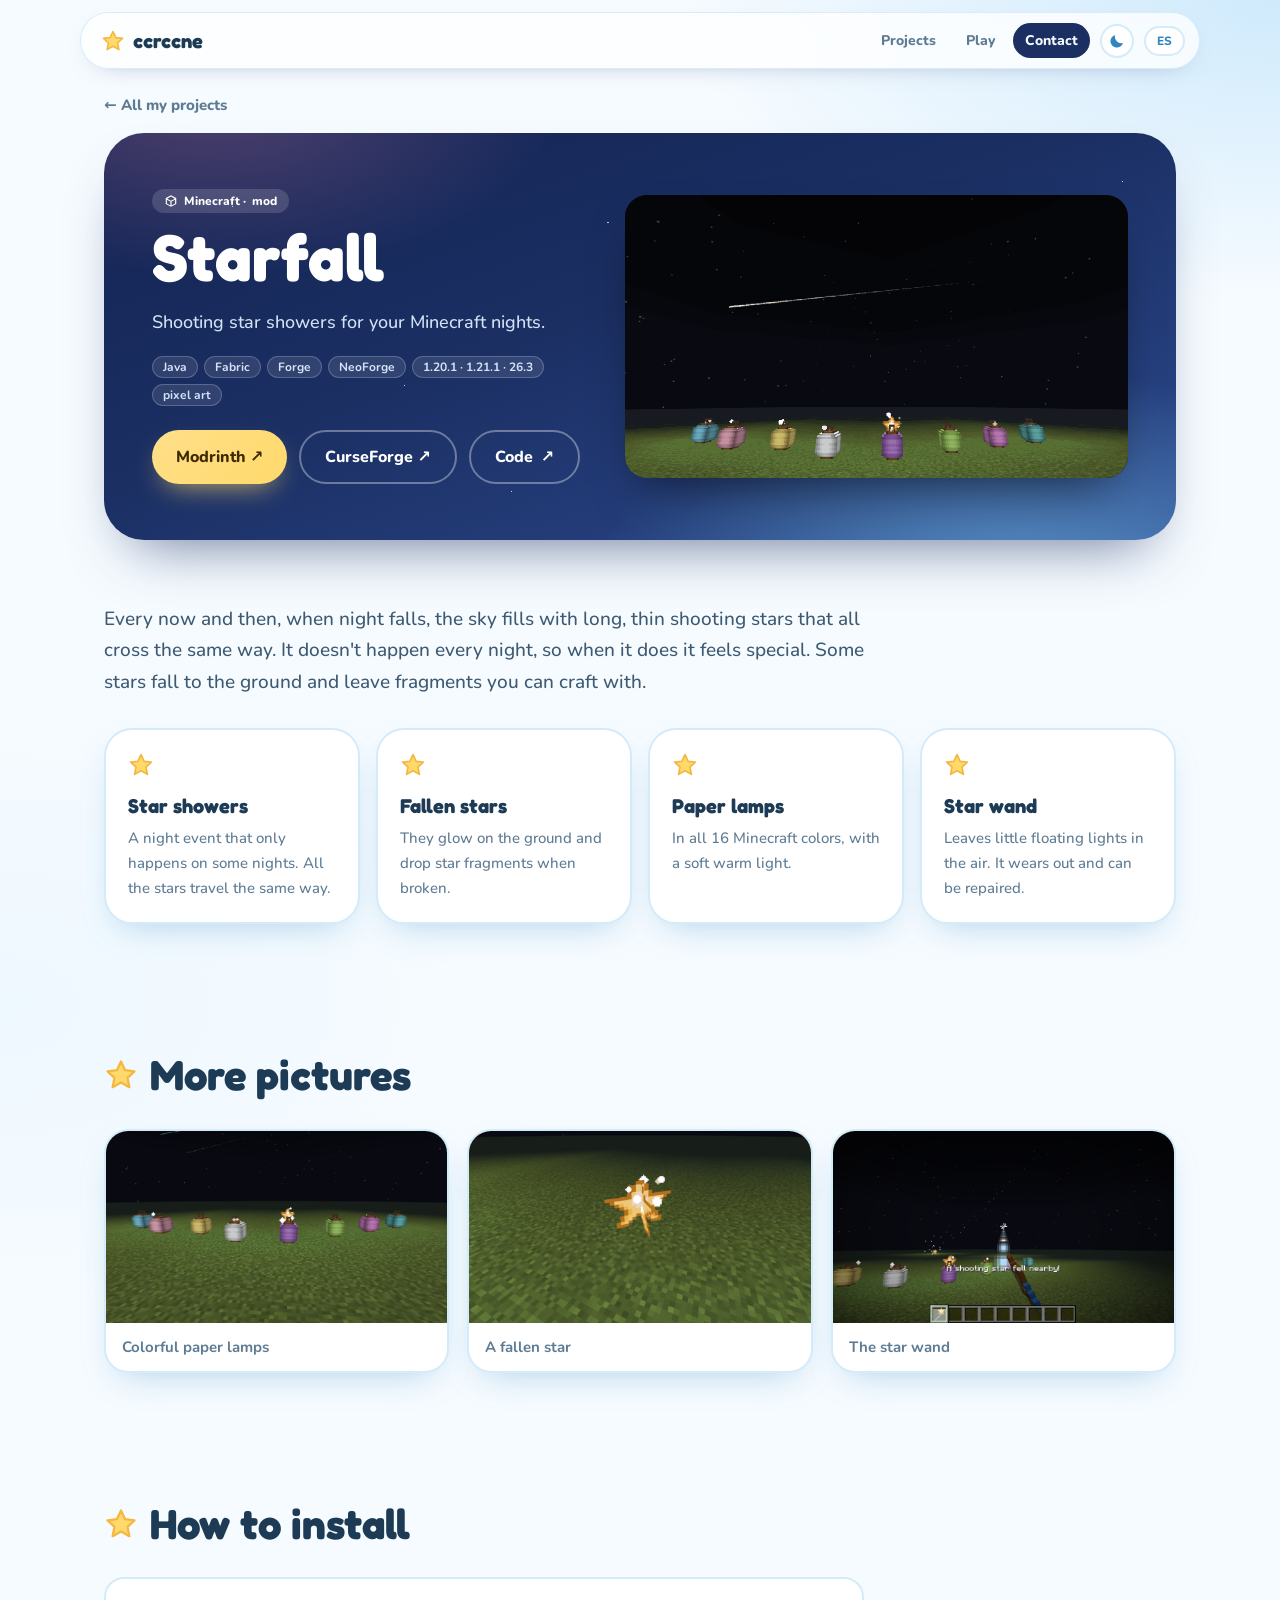
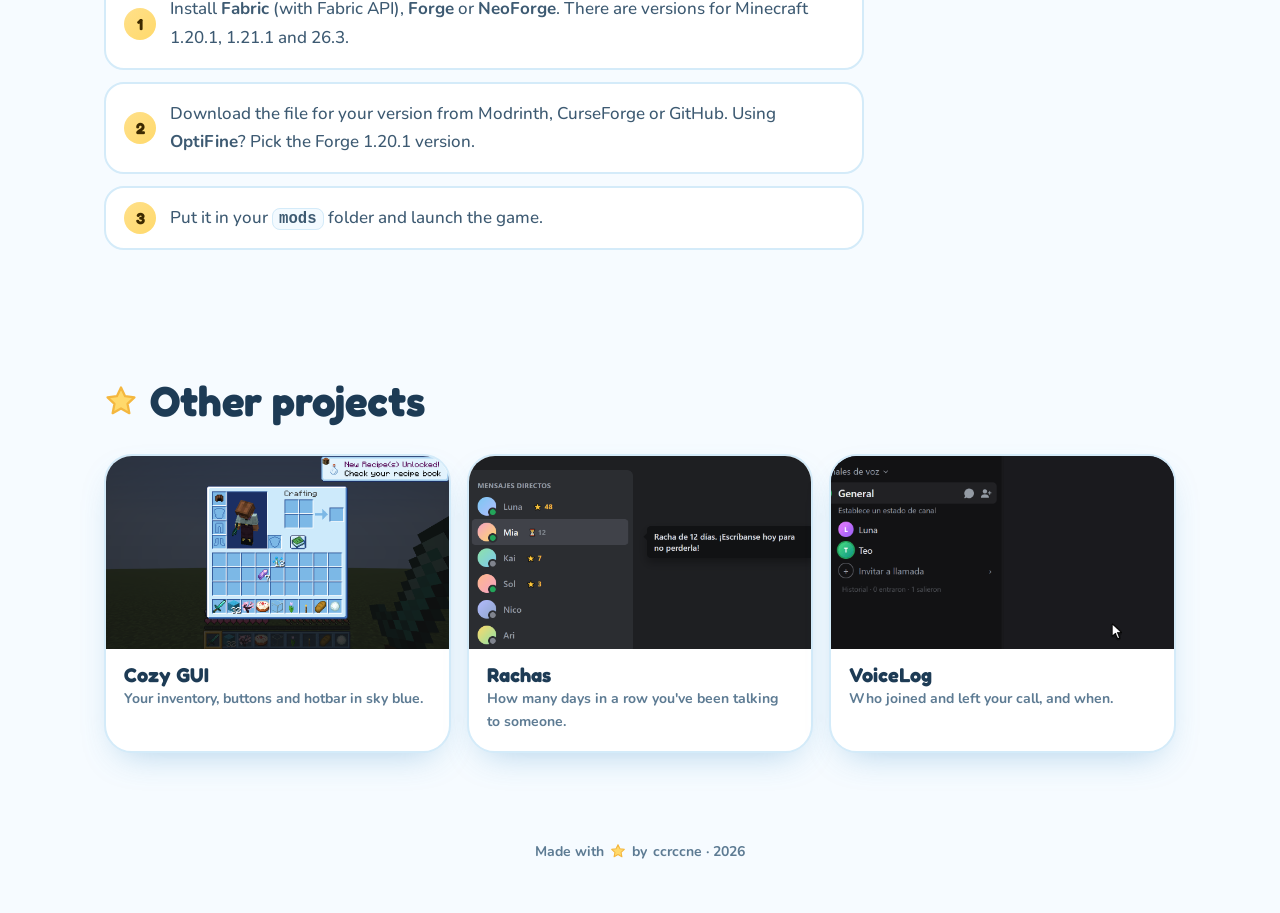
<file: starfall/index.html>
<!doctype html>
<html lang="es">
<head>
    <meta charset="utf-8">
    <meta name="viewport" content="width=device-width, initial-scale=1">
    <title>Starfall · ccrccne</title>
    <meta name="description" content="Lluvias de estrellas fugaces para tus noches en Minecraft.">
    <meta name="theme-color" content="#1b2f63">
    <link rel="icon" href="data:image/svg+xml,%3Csvg xmlns='http://www.w3.org/2000/svg' viewBox='0 0 24 24'%3E%3Cpath fill='%23ffd96b' d='M12 2.5l2.9 6.1 6.6.8-4.9 4.6 1.3 6.6L12 17.3l-5.9 3.3 1.3-6.6-4.9-4.6 6.6-.8z' stroke='%23f4b73f' stroke-width='1.2' stroke-linejoin='round'/%3E%3C/svg%3E">
    <link rel="preconnect" href="https://fonts.googleapis.com">
    <link rel="preconnect" href="https://fonts.gstatic.com" crossorigin>
    <link href="https://fonts.googleapis.com/css2?family=Fredoka:wght@500;600;700&family=Nunito:wght@500;700;800&display=swap" rel="stylesheet">
    <link rel="stylesheet" href="../style.css?v=5">
    <script>
        try {
            const t = localStorage.getItem("theme");
            document.documentElement.dataset.theme = t ?? (matchMedia("(prefers-color-scheme: dark)").matches ? "dark" : "light");
        } catch { document.documentElement.dataset.theme = "light"; }
    </script>
</head>
<body>
    <!-- Formas reutilizables -->
    <svg width="0" height="0" style="position:absolute" aria-hidden="true">
        <symbol id="star" viewBox="0 0 24 24"><path d="M12 2.5l2.9 6.1 6.6.8-4.9 4.6 1.3 6.6L12 17.3l-5.9 3.3 1.3-6.6-4.9-4.6 6.6-.8z" stroke-linejoin="round" stroke-width="1.6"/></symbol>
        <symbol id="sparkle" viewBox="0 0 24 24"><path d="M12 1c.7 5.6 2.4 8.6 11 11-8.6 2.4-10.3 5.4-11 11-.7-5.6-2.4-8.6-11-11 8.6-2.4 10.3-5.4 11-11z"/></symbol>
        <symbol id="i-cube" viewBox="0 0 24 24"><path d="M12 2 3 7v10l9 5 9-5V7l-9-5Zm0 2.3L18.6 8 12 11.7 5.4 8 12 4.3ZM5 9.7l6 3.3v6.6l-6-3.3V9.7Zm8 9.9V13l6-3.3v6.6l-6 3.3Z" fill="currentColor"/></symbol>
        <symbol id="i-chat" viewBox="0 0 24 24"><path d="M5 4h14a3 3 0 0 1 3 3v8a3 3 0 0 1-3 3h-6.6L8 21.5V18H5a3 3 0 0 1-3-3V7a3 3 0 0 1 3-3Zm3.5 6.5a1.5 1.5 0 1 0 0 3 1.5 1.5 0 0 0 0-3Zm7 0a1.5 1.5 0 1 0 0 3 1.5 1.5 0 0 0 0-3Z" fill="currentColor"/></symbol>
        <symbol id="i-web" viewBox="0 0 24 24"><path d="M4 4h16a2 2 0 0 1 2 2v12a2 2 0 0 1-2 2H4a2 2 0 0 1-2-2V6a2 2 0 0 1 2-2Zm0 5v9h16V9H4Zm1.5-3a1 1 0 1 0 0 2 1 1 0 0 0 0-2Zm3 0a1 1 0 1 0 0 2 1 1 0 0 0 0-2Zm1.8 6.3 1.4 1.4-1.8 1.8 1.8 1.8-1.4 1.4-3.2-3.2 3.2-3.2Zm3.4 0 3.2 3.2-3.2 3.2-1.4-1.4 1.8-1.8-1.8-1.8 1.4-1.4Z" fill="currentColor"/></symbol>
        <symbol id="i-git" viewBox="0 0 24 24"><path d="M12 2a10 10 0 0 0-3.2 19.5c.5.1.7-.2.7-.5v-1.7c-2.8.6-3.4-1.2-3.4-1.2-.4-1.2-1.1-1.5-1.1-1.5-.9-.6.1-.6.1-.6 1 .1 1.5 1 1.5 1 .9 1.5 2.4 1.1 2.9.8.1-.6.4-1.1.6-1.3-2.2-.3-4.6-1.1-4.6-5 0-1.1.4-2 1-2.7-.1-.3-.4-1.3.1-2.7 0 0 .8-.3 2.8 1a9.6 9.6 0 0 1 5 0c1.9-1.3 2.8-1 2.8-1 .5 1.4.2 2.4.1 2.7.6.7 1 1.6 1 2.7 0 3.9-2.4 4.7-4.6 5 .4.3.7.9.7 1.9V21c0 .3.2.6.7.5A10 10 0 0 0 12 2Z" fill="currentColor"/></symbol>
        <symbol id="i-box" viewBox="0 0 24 24"><path d="M12 2a10 10 0 1 0 0 20 10 10 0 0 0 0-20Zm0 2.2a7.8 7.8 0 0 1 7.6 6l-2.3.6A5.5 5.5 0 0 0 6.6 12c0 1.2.4 2.3 1 3.2l-1.8 1.4A7.8 7.8 0 0 1 12 4.2Zm0 4.6a3.2 3.2 0 1 1 0 6.4 3.2 3.2 0 0 1 0-6.4Z" fill="currentColor"/></symbol>
        <symbol id="i-code" viewBox="0 0 24 24"><path d="M8.6 6.4 10 7.8 5.8 12l4.2 4.2-1.4 1.4L3 12l5.6-5.6Zm6.8 0L21 12l-5.6 5.6-1.4-1.4 4.2-4.2L14 7.8l1.4-1.4Z" fill="currentColor"/></symbol>
        <symbol id="i-flame" viewBox="0 0 24 24"><path d="M13 2s1 3.2-1.2 5.8C9.6 10.4 7 12 7 15.5A5 5 0 0 0 12 21a5 5 0 0 0 5-5.3c0-2.8-1.6-4.3-1.6-4.3s.2 2.3-1.4 3.1c0 0 .9-3.4-1-6.7C11.9 5.5 13 2 13 2Z" fill="currentColor"/></symbol>
    </svg>

    <header class="top">
        <a class="logo" href="../"><svg class="logo-star"><use href="#star"/></svg>ccrccne</a>
        <nav>
            <a href="../#proyectos"><span lang="es">Proyectos</span><span lang="en">Projects</span></a>
            <a href="../#jugar"><span lang="es">Jugar</span><span lang="en">Play</span></a>
            <a class="nav-cta" href="../#contacto"><span lang="es">Contacto</span><span lang="en">Contact</span></a>
            <button class="theme" id="theme" aria-label="Cambiar entre modo claro y oscuro / Toggle light and dark mode">
                <svg class="i-moon" viewBox="0 0 24 24"><path d="M20 14.5A8.5 8.5 0 0 1 9.5 4a8.5 8.5 0 1 0 10.5 10.5Z" fill="currentColor"/></svg>
                <svg class="i-sun" viewBox="0 0 24 24"><circle cx="12" cy="12" r="4.5" fill="currentColor"/><path d="M12 1.5v3M12 19.5v3M1.5 12h3M19.5 12h3M4.6 4.6l2.1 2.1M17.3 17.3l2.1 2.1M4.6 19.4l2.1-2.1M17.3 6.7l2.1-2.1" stroke="currentColor" stroke-width="2" stroke-linecap="round"/></svg>
            </button>
            <button class="lang" id="lang" aria-label="Cambiar idioma / Change language">EN</button>
        </nav>
    </header>

    <main class="pj">
        <a class="back" href="../#proyectos">← <span lang="es">Todos mis proyectos</span><span lang="en">All my projects</span></a>

        <section class="pj-hero">
            <div class="night" aria-hidden="true">
                <span class="dots"></span>
                <i class="meteor m1"></i><i class="meteor m3"></i>
            </div>
            <div class="pj-text">
                <p class="badge mc"><svg><use href="#i-cube"/></svg>Minecraft · <span lang="es">mod</span><span lang="en">mod</span></p>
                <h1>Starfall</h1>
<p class="lead" lang="es">Lluvias de estrellas fugaces para tus noches en Minecraft.</p>
<p class="lead" lang="en">Shooting star showers for your Minecraft nights.</p>
                <ul class="stack"><li>Java</li><li>Fabric</li><li>Forge</li><li>NeoForge</li><li>1.20.1 · 1.21.1 · 26.3</li><li>pixel art</li></ul>
                <div class="cta">
                    <a class="btn primary" href="https://modrinth.com/mod/starfall-ccrccne" target="_blank" rel="noopener">Modrinth ↗</a>
                    <a class="btn ghost" href="https://www.curseforge.com/minecraft/mc-mods/starfall-star-showers" target="_blank" rel="noopener">CurseForge ↗</a>
                    <a class="btn ghost" href="https://github.com/ccrccne/starfall" target="_blank" rel="noopener"><span lang="es">Código</span><span lang="en">Code</span> ↗</a>
                </div>
            </div>
            <div class="pj-shot"><img src="../img/starfall.gif" alt="Lluvia de estrellas fugaces sobre lámparas de papel de colores"></div>
        </section>

        <section class="pj-about">
<p class="pj-intro" lang="es">De vez en cuando, al caer la noche, el cielo se llena de estrellas fugaces largas y finitas que cruzan todas hacia el mismo lado. No pasa todas las noches, por eso cuando pasa es especial. Algunas estrellas caen al suelo y dejan fragmentos que puedes usar para fabricar cositas.</p>
<p class="pj-intro" lang="en">Every now and then, when night falls, the sky fills with long, thin shooting stars that all cross the same way. It doesn't happen every night, so when it does it feels special. Some stars fall to the ground and leave fragments you can craft with.</p>
            <div class="feats">
                <div class="card feat"><svg class="feat-star"><use href="#star"/></svg><h3><span lang="es">Lluvia de estrellas</span><span lang="en">Star showers</span></h3><p lang="es">Un evento nocturno que solo pasa algunas noches. Todas las estrellas van en la misma dirección.</p>
<p lang="en">A night event that only happens on some nights. All the stars travel the same way.</p></div>
                <div class="card feat"><svg class="feat-star"><use href="#star"/></svg><h3><span lang="es">Estrellas caídas</span><span lang="en">Fallen stars</span></h3><p lang="es">Brillan en el suelo y al romperlas sueltan fragmentos de estrella.</p>
<p lang="en">They glow on the ground and drop star fragments when broken.</p></div>
                <div class="card feat"><svg class="feat-star"><use href="#star"/></svg><h3><span lang="es">Lámparas de papel</span><span lang="en">Paper lamps</span></h3><p lang="es">En los 16 colores de Minecraft, con una luz suave y cálida.</p>
<p lang="en">In all 16 Minecraft colors, with a soft warm light.</p></div>
                <div class="card feat"><svg class="feat-star"><use href="#star"/></svg><h3><span lang="es">Varita estelar</span><span lang="en">Star wand</span></h3><p lang="es">Deja lucecitas flotando en el aire. Se gasta con el uso y se puede reparar.</p>
<p lang="en">Leaves little floating lights in the air. It wears out and can be repaired.</p></div>
            </div>
        </section>

        <section class="pj-gallery">
            <h2><svg class="h-star"><use href="#star"/></svg><span lang="es">Más fotos</span><span lang="en">More pictures</span></h2>
            <div class="gallery">
                <figure><img src="../img/starfall-lamparas.png" alt="Lámparas de papel de colores" loading="lazy"><figcaption><span lang="es">Lámparas de papel de colores</span><span lang="en">Colorful paper lamps</span></figcaption></figure>
                <figure><img src="../img/starfall-estrella_caida.png" alt="Una estrella caída" loading="lazy"><figcaption><span lang="es">Una estrella caída</span><span lang="en">A fallen star</span></figcaption></figure>
                <figure><img src="../img/starfall-varita.png" alt="La varita estelar" loading="lazy"><figcaption><span lang="es">La varita estelar</span><span lang="en">The star wand</span></figcaption></figure>
            </div>
        </section>

        <section class="pj-install">
            <h2><svg class="h-star"><use href="#star"/></svg><span lang="es">Cómo se instala</span><span lang="en">How to install</span></h2>
            <ol class="steps">
                <li><span lang="es">Instala <b>Fabric</b> (con Fabric API), <b>Forge</b> o <b>NeoForge</b>. Hay versión para Minecraft 1.20.1, 1.21.1 y 26.3.</span><span lang="en">Install <b>Fabric</b> (with Fabric API), <b>Forge</b> or <b>NeoForge</b>. There are versions for Minecraft 1.20.1, 1.21.1 and 26.3.</span></li>
                <li><span lang="es">Descarga el archivo de tu versión desde Modrinth, CurseForge o GitHub. ¿Usas <b>OptiFine</b>? Elige la versión de Forge 1.20.1.</span><span lang="en">Download the file for your version from Modrinth, CurseForge or GitHub. Using <b>OptiFine</b>? Pick the Forge 1.20.1 version.</span></li>
                <li><span lang="es">Ponlo en la carpeta <code>mods</code> y abre el juego.</span><span lang="en">Put it in your <code>mods</code> folder and launch the game.</span></li>
            </ol>
        </section>

        <section class="pj-more">
            <h2><svg class="h-star"><use href="#star"/></svg><span lang="es">Otros proyectos</span><span lang="en">Other projects</span></h2>
            <div class="more-grid">
                <a class="card more" href="../cozy-gui/"><img src="../img/cielo-cute.png" alt="" loading="lazy"><span><b>Cozy GUI</b><small><span lang="es">Tu inventario, tus botones y tu barra rápida en azul cielo.</span><span lang="en">Your inventory, buttons and hotbar in sky blue.</span></small></span></a>
                <a class="card more" href="../rachas/"><img src="../img/rachas.png" alt="" loading="lazy"><span><b>Rachas</b><small><span lang="es">Cuántos días seguidos llevas hablando con alguien.</span><span lang="en">How many days in a row you've been talking to someone.</span></small></span></a>
                <a class="card more" href="../voicelog/"><img src="../img/voicelog.gif" alt="" loading="lazy"><span><b>VoiceLog</b><small><span lang="es">Quién entró y salió de tu llamada, y a qué hora.</span><span lang="en">Who joined and left your call, and when.</span></small></span></a>
            </div>
        </section>
    </main>

    <footer>
        <p><span lang="es">Hecho con</span><span lang="en">Made with</span> <svg class="foot-star"><use href="#star"/></svg> <span lang="es">por</span><span lang="en">by</span> ccrccne · 2026</p>
    </footer>

    <script src="../main.js?v=5"></script>
</body>
</html>
</file>
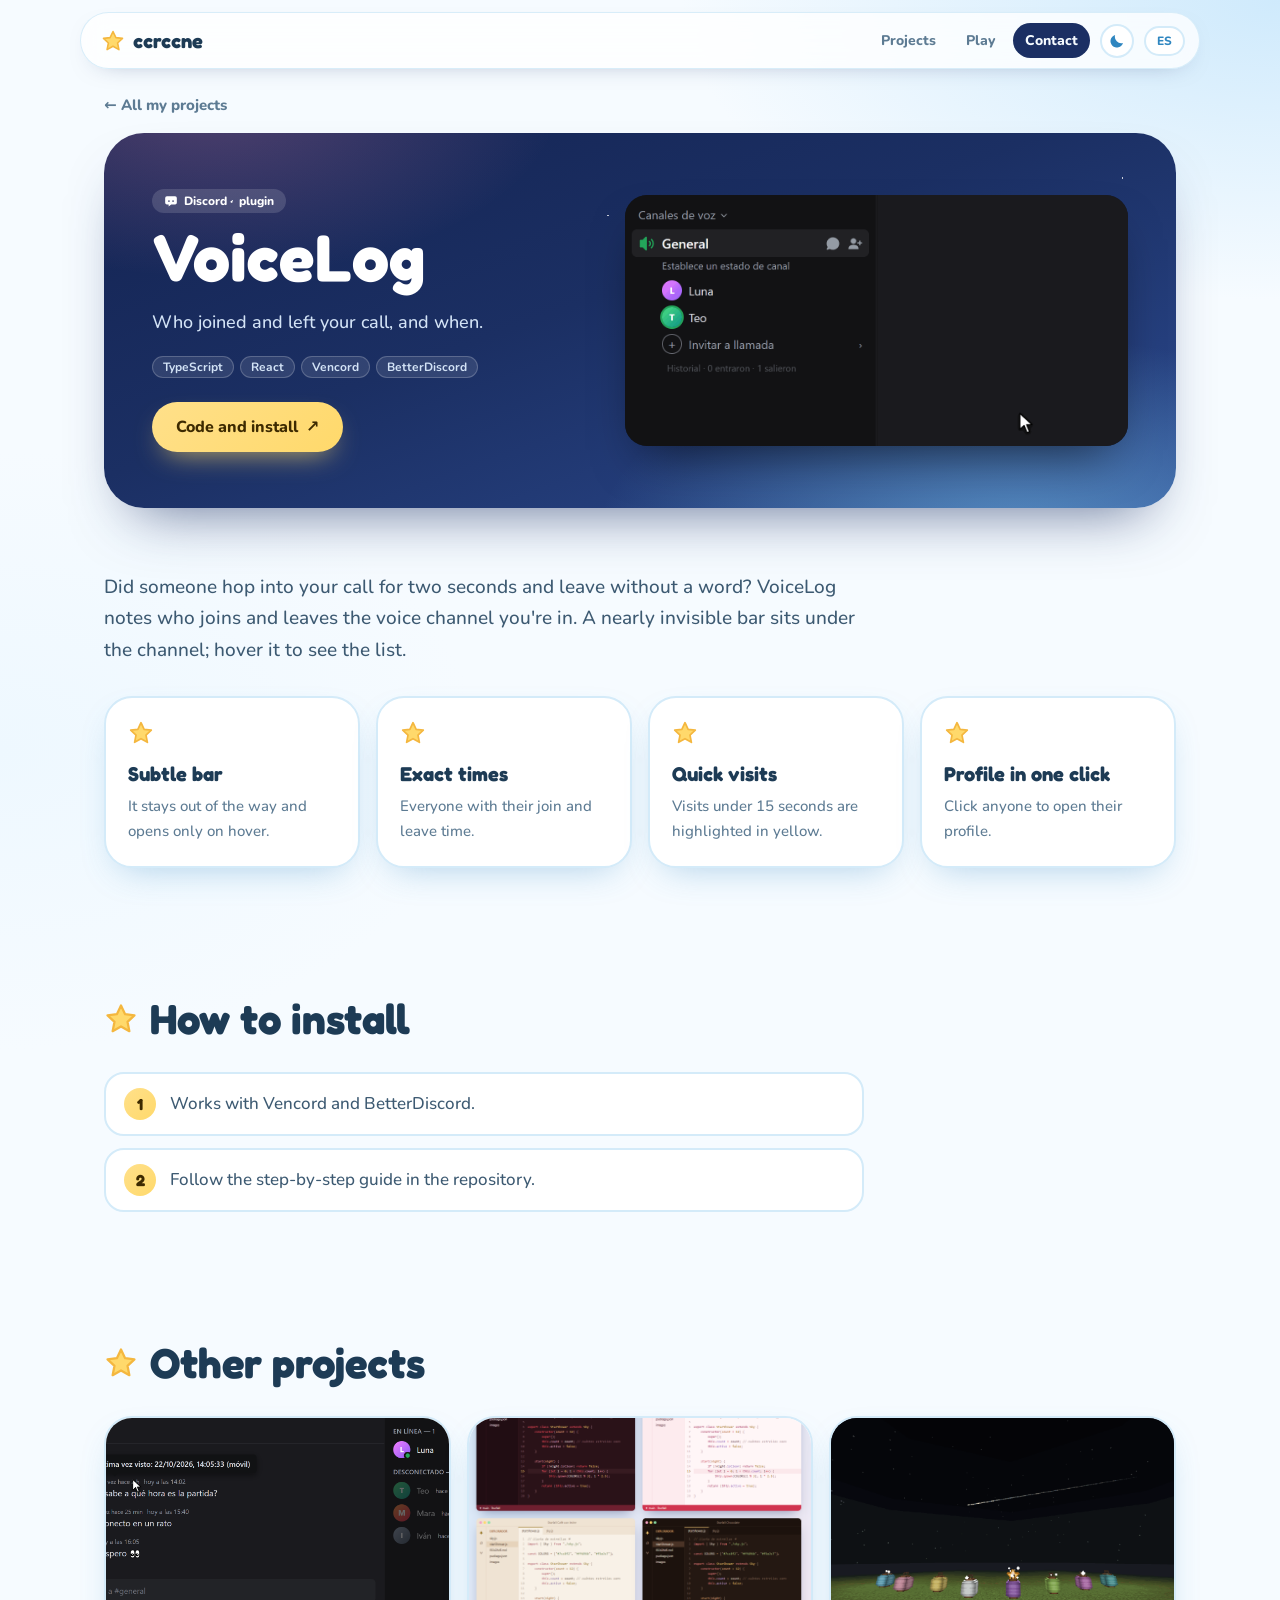
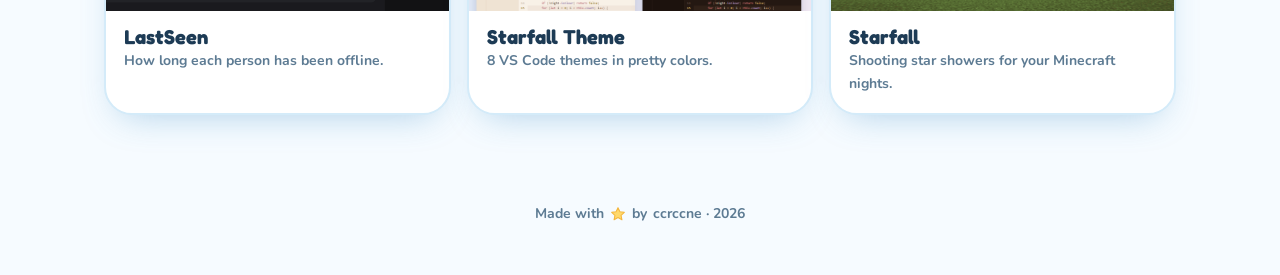
<file: voicelog/index.html>
<!doctype html>
<html lang="es">
<head>
    <meta charset="utf-8">
    <meta name="viewport" content="width=device-width, initial-scale=1">
    <title>VoiceLog · ccrccne</title>
    <meta name="description" content="Quién entró y salió de tu llamada, y a qué hora.">
    <meta name="theme-color" content="#1b2f63">
    <link rel="icon" href="data:image/svg+xml,%3Csvg xmlns='http://www.w3.org/2000/svg' viewBox='0 0 24 24'%3E%3Cpath fill='%23ffd96b' d='M12 2.5l2.9 6.1 6.6.8-4.9 4.6 1.3 6.6L12 17.3l-5.9 3.3 1.3-6.6-4.9-4.6 6.6-.8z' stroke='%23f4b73f' stroke-width='1.2' stroke-linejoin='round'/%3E%3C/svg%3E">
    <link rel="preconnect" href="https://fonts.googleapis.com">
    <link rel="preconnect" href="https://fonts.gstatic.com" crossorigin>
    <link href="https://fonts.googleapis.com/css2?family=Fredoka:wght@500;600;700&family=Nunito:wght@500;700;800&display=swap" rel="stylesheet">
    <link rel="stylesheet" href="../style.css?v=5">
    <script>
        try {
            const t = localStorage.getItem("theme");
            document.documentElement.dataset.theme = t ?? (matchMedia("(prefers-color-scheme: dark)").matches ? "dark" : "light");
        } catch { document.documentElement.dataset.theme = "light"; }
    </script>
</head>
<body>
    <!-- Formas reutilizables -->
    <svg width="0" height="0" style="position:absolute" aria-hidden="true">
        <symbol id="star" viewBox="0 0 24 24"><path d="M12 2.5l2.9 6.1 6.6.8-4.9 4.6 1.3 6.6L12 17.3l-5.9 3.3 1.3-6.6-4.9-4.6 6.6-.8z" stroke-linejoin="round" stroke-width="1.6"/></symbol>
        <symbol id="sparkle" viewBox="0 0 24 24"><path d="M12 1c.7 5.6 2.4 8.6 11 11-8.6 2.4-10.3 5.4-11 11-.7-5.6-2.4-8.6-11-11 8.6-2.4 10.3-5.4 11-11z"/></symbol>
        <symbol id="i-cube" viewBox="0 0 24 24"><path d="M12 2 3 7v10l9 5 9-5V7l-9-5Zm0 2.3L18.6 8 12 11.7 5.4 8 12 4.3ZM5 9.7l6 3.3v6.6l-6-3.3V9.7Zm8 9.9V13l6-3.3v6.6l-6 3.3Z" fill="currentColor"/></symbol>
        <symbol id="i-chat" viewBox="0 0 24 24"><path d="M5 4h14a3 3 0 0 1 3 3v8a3 3 0 0 1-3 3h-6.6L8 21.5V18H5a3 3 0 0 1-3-3V7a3 3 0 0 1 3-3Zm3.5 6.5a1.5 1.5 0 1 0 0 3 1.5 1.5 0 0 0 0-3Zm7 0a1.5 1.5 0 1 0 0 3 1.5 1.5 0 0 0 0-3Z" fill="currentColor"/></symbol>
        <symbol id="i-web" viewBox="0 0 24 24"><path d="M4 4h16a2 2 0 0 1 2 2v12a2 2 0 0 1-2 2H4a2 2 0 0 1-2-2V6a2 2 0 0 1 2-2Zm0 5v9h16V9H4Zm1.5-3a1 1 0 1 0 0 2 1 1 0 0 0 0-2Zm3 0a1 1 0 1 0 0 2 1 1 0 0 0 0-2Zm1.8 6.3 1.4 1.4-1.8 1.8 1.8 1.8-1.4 1.4-3.2-3.2 3.2-3.2Zm3.4 0 3.2 3.2-3.2 3.2-1.4-1.4 1.8-1.8-1.8-1.8 1.4-1.4Z" fill="currentColor"/></symbol>
        <symbol id="i-git" viewBox="0 0 24 24"><path d="M12 2a10 10 0 0 0-3.2 19.5c.5.1.7-.2.7-.5v-1.7c-2.8.6-3.4-1.2-3.4-1.2-.4-1.2-1.1-1.5-1.1-1.5-.9-.6.1-.6.1-.6 1 .1 1.5 1 1.5 1 .9 1.5 2.4 1.1 2.9.8.1-.6.4-1.1.6-1.3-2.2-.3-4.6-1.1-4.6-5 0-1.1.4-2 1-2.7-.1-.3-.4-1.3.1-2.7 0 0 .8-.3 2.8 1a9.6 9.6 0 0 1 5 0c1.9-1.3 2.8-1 2.8-1 .5 1.4.2 2.4.1 2.7.6.7 1 1.6 1 2.7 0 3.9-2.4 4.7-4.6 5 .4.3.7.9.7 1.9V21c0 .3.2.6.7.5A10 10 0 0 0 12 2Z" fill="currentColor"/></symbol>
        <symbol id="i-box" viewBox="0 0 24 24"><path d="M12 2a10 10 0 1 0 0 20 10 10 0 0 0 0-20Zm0 2.2a7.8 7.8 0 0 1 7.6 6l-2.3.6A5.5 5.5 0 0 0 6.6 12c0 1.2.4 2.3 1 3.2l-1.8 1.4A7.8 7.8 0 0 1 12 4.2Zm0 4.6a3.2 3.2 0 1 1 0 6.4 3.2 3.2 0 0 1 0-6.4Z" fill="currentColor"/></symbol>
        <symbol id="i-code" viewBox="0 0 24 24"><path d="M8.6 6.4 10 7.8 5.8 12l4.2 4.2-1.4 1.4L3 12l5.6-5.6Zm6.8 0L21 12l-5.6 5.6-1.4-1.4 4.2-4.2L14 7.8l1.4-1.4Z" fill="currentColor"/></symbol>
        <symbol id="i-flame" viewBox="0 0 24 24"><path d="M13 2s1 3.2-1.2 5.8C9.6 10.4 7 12 7 15.5A5 5 0 0 0 12 21a5 5 0 0 0 5-5.3c0-2.8-1.6-4.3-1.6-4.3s.2 2.3-1.4 3.1c0 0 .9-3.4-1-6.7C11.9 5.5 13 2 13 2Z" fill="currentColor"/></symbol>
    </svg>

    <header class="top">
        <a class="logo" href="../"><svg class="logo-star"><use href="#star"/></svg>ccrccne</a>
        <nav>
            <a href="../#proyectos"><span lang="es">Proyectos</span><span lang="en">Projects</span></a>
            <a href="../#jugar"><span lang="es">Jugar</span><span lang="en">Play</span></a>
            <a class="nav-cta" href="../#contacto"><span lang="es">Contacto</span><span lang="en">Contact</span></a>
            <button class="theme" id="theme" aria-label="Cambiar entre modo claro y oscuro / Toggle light and dark mode">
                <svg class="i-moon" viewBox="0 0 24 24"><path d="M20 14.5A8.5 8.5 0 0 1 9.5 4a8.5 8.5 0 1 0 10.5 10.5Z" fill="currentColor"/></svg>
                <svg class="i-sun" viewBox="0 0 24 24"><circle cx="12" cy="12" r="4.5" fill="currentColor"/><path d="M12 1.5v3M12 19.5v3M1.5 12h3M19.5 12h3M4.6 4.6l2.1 2.1M17.3 17.3l2.1 2.1M4.6 19.4l2.1-2.1M17.3 6.7l2.1-2.1" stroke="currentColor" stroke-width="2" stroke-linecap="round"/></svg>
            </button>
            <button class="lang" id="lang" aria-label="Cambiar idioma / Change language">EN</button>
        </nav>
    </header>

    <main class="pj">
        <a class="back" href="../#proyectos">← <span lang="es">Todos mis proyectos</span><span lang="en">All my projects</span></a>

        <section class="pj-hero">
            <div class="night" aria-hidden="true">
                <span class="dots"></span>
                <i class="meteor m1"></i><i class="meteor m3"></i>
            </div>
            <div class="pj-text">
                <p class="badge dc"><svg><use href="#i-chat"/></svg>Discord · <span lang="es">plugin</span><span lang="en">plugin</span></p>
                <h1>VoiceLog</h1>
<p class="lead" lang="es">Quién entró y salió de tu llamada, y a qué hora.</p>
<p class="lead" lang="en">Who joined and left your call, and when.</p>
                <ul class="stack"><li>TypeScript</li><li>React</li><li>Vencord</li><li>BetterDiscord</li></ul>
                <div class="cta">
                    <a class="btn primary" href="https://github.com/ccrccne/vencord-voicelog" target="_blank" rel="noopener"><span lang="es">Código e instalación</span><span lang="en">Code and install</span> ↗</a>
                </div>
            </div>
            <div class="pj-shot"><img src="../img/voicelog.gif" alt="Demo de VoiceLog: historial de quién entra y sale del canal de voz"></div>
        </section>

        <section class="pj-about">
<p class="pj-intro" lang="es">¿Alguien se metió a tu llamada, estuvo dos segundos y se fue sin decir nada? VoiceLog anota quién entra y sale del canal de voz donde estás. Queda una barrita casi invisible debajo del canal; pasas el ratón y te muestra la lista.</p>
<p class="pj-intro" lang="en">Did someone hop into your call for two seconds and leave without a word? VoiceLog notes who joins and leaves the voice channel you're in. A nearly invisible bar sits under the channel; hover it to see the list.</p>
            <div class="feats">
                <div class="card feat"><svg class="feat-star"><use href="#star"/></svg><h3><span lang="es">Barrita discreta</span><span lang="en">Subtle bar</span></h3><p lang="es">No estorba: se despliega solo al pasar el ratón.</p>
<p lang="en">It stays out of the way and opens only on hover.</p></div>
                <div class="card feat"><svg class="feat-star"><use href="#star"/></svg><h3><span lang="es">Horas exactas</span><span lang="en">Exact times</span></h3><p lang="es">Cada persona con su hora de entrada y de salida.</p>
<p lang="en">Everyone with their join and leave time.</p></div>
                <div class="card feat"><svg class="feat-star"><use href="#star"/></svg><h3><span lang="es">Visitas rápidas</span><span lang="en">Quick visits</span></h3><p lang="es">Las visitas de menos de 15 segundos se marcan en amarillo.</p>
<p lang="en">Visits under 15 seconds are highlighted in yellow.</p></div>
                <div class="card feat"><svg class="feat-star"><use href="#star"/></svg><h3><span lang="es">Perfil con un clic</span><span lang="en">Profile in one click</span></h3><p lang="es">Haz clic en alguien para abrir su perfil.</p>
<p lang="en">Click anyone to open their profile.</p></div>
            </div>
        </section>

        <section class="pj-install">
            <h2><svg class="h-star"><use href="#star"/></svg><span lang="es">Cómo se instala</span><span lang="en">How to install</span></h2>
            <ol class="steps">
                <li><span lang="es">Funciona con Vencord y con BetterDiscord.</span><span lang="en">Works with Vencord and BetterDiscord.</span></li>
                <li><span lang="es">Sigue la guía paso a paso del repositorio.</span><span lang="en">Follow the step-by-step guide in the repository.</span></li>
            </ol>
        </section>

        <section class="pj-more">
            <h2><svg class="h-star"><use href="#star"/></svg><span lang="es">Otros proyectos</span><span lang="en">Other projects</span></h2>
            <div class="more-grid">
                <a class="card more" href="../lastseen/"><img src="../img/lastseen.png" alt="" loading="lazy"><span><b>LastSeen</b><small><span lang="es">Desde cuándo está desconectada cada persona.</span><span lang="en">How long each person has been offline.</span></small></span></a>
                <a class="card more" href="../starfall-theme/"><img src="../img/starfall-theme-colores.png" alt="" loading="lazy"><span><b>Starfall Theme</b><small><span lang="es">8 temas para VS Code con colores bonitos.</span><span lang="en">8 VS Code themes in pretty colors.</span></small></span></a>
                <a class="card more" href="../starfall/"><img src="../img/starfall.gif" alt="" loading="lazy"><span><b>Starfall</b><small><span lang="es">Lluvias de estrellas fugaces para tus noches en Minecraft.</span><span lang="en">Shooting star showers for your Minecraft nights.</span></small></span></a>
            </div>
        </section>
    </main>

    <footer>
        <p><span lang="es">Hecho con</span><span lang="en">Made with</span> <svg class="foot-star"><use href="#star"/></svg> <span lang="es">por</span><span lang="en">by</span> ccrccne · 2026</p>
    </footer>

    <script src="../main.js?v=5"></script>
</body>
</html>
</file>
<file: style.css>
:root {
    --sky: #7cc8f2;
    --sky-soft: #dcf1fd;
    --sky-deep: #2f86c0;
    --night: #1b2f63;
    --night-2: #2c4a8f;
    --ink: #1d3b55;
    --muted: #5d7b93;
    --card: #ffffff;
    --line: #d4ebf9;
    --star: #ffd96b;
    --star-edge: #f4b73f;
    --mc: #4caf6e;
    --mc-soft: #e2f6e8;
    --dc: #6b7cf2;
    --dc-soft: #e9ecfe;
    --wb: #f08bb4;
    --wb-soft: #fdeaf2;
    --round: "Fredoka", "Nunito", system-ui, sans-serif;
    --body: "Nunito", system-ui, sans-serif;
    --shadow: 0 14px 36px -16px rgba(47, 134, 192, .4);
    --shadow-hover: 0 22px 44px -18px rgba(47, 134, 192, .55);
    --page: #f6fbff;
    --glow-1: #cfeafc;
    --glow-2: #eef8ff;
    --bar: rgba(255, 255, 255, .78);
    --bar-line: rgba(212, 235, 249, .9);
    --chip: #f3faff;
    --text-2: #3d5a72;
    --float: rgba(255, 255, 255, .95);
    --accent: var(--night);
    --accent-hover: var(--night-2);
    --mc-ink: #2e7d4a;
    --dc-ink: #4453c9;
    --wb-ink: #c2477a;
    --gh: #24292f;
    --gh-soft: #eef1f4;
    --mr-soft: #e3f7ea;
    --cf-soft: #feece5;
    --code: #2f86c0;
    --code-soft: #e1f1fc;
    --code-ink: #2f86c0;
    color-scheme: light;
}

/* Modo oscuro: azul noche, a juego con el cielo de la portada */
:root[data-theme="dark"] {
    --sky-soft: #1d3563;
    --sky-deep: #8fd0f6;
    --ink: #e8f0fc;
    --muted: #a3b8d3;
    --card: #15224a;
    --line: #26396d;
    --mc-soft: #173c2b;
    --dc-soft: #252c62;
    --wb-soft: #4b2439;
    --shadow: 0 14px 36px -18px rgba(0, 0, 0, .7);
    --shadow-hover: 0 22px 44px -18px rgba(0, 0, 0, .85);
    --page: #0b1430;
    --glow-1: #1a2f63;
    --glow-2: #101d42;
    --bar: rgba(16, 27, 60, .82);
    --bar-line: rgba(38, 57, 109, .9);
    --chip: #1a2a56;
    --text-2: #c3d3e8;
    --float: rgba(21, 34, 74, .96);
    --accent: #7cc8f2;
    --accent-hover: #a3dafa;
    --mc-ink: #8ee3a8;
    --dc-ink: #b3bcff;
    --wb-ink: #ffb3d1;
    --gh: #e8f0fc;
    --gh-soft: #263763;
    --mr-soft: #173c2b;
    --cf-soft: #4a2a22;
    --code: #7cc8f2;
    --code-soft: #1d3563;
    --code-ink: #a3dafa;
    color-scheme: dark;
}

* { box-sizing: border-box; }

html { scroll-behavior: smooth; scroll-padding-top: 90px; }

body {
    margin: 0;
    color: var(--ink);
    font: 500 17px/1.65 var(--body);
    background:
        radial-gradient(1000px 500px at 100% 0%, var(--glow-1) 0%, transparent 60%),
        radial-gradient(800px 500px at 0% 40%, var(--glow-2) 0%, transparent 60%),
        var(--page);
    transition: background-color .3s, color .3s;
    -webkit-font-smoothing: antialiased;
}

/* Solo se ve el idioma activo */
html[lang="es"] [lang="en"], html[lang="en"] [lang="es"] { display: none; }

a { color: inherit; }
img { display: block; max-width: 100%; }
button { font: inherit; }
::selection { background: var(--sky); color: #fff; }
:focus-visible { outline: 3px solid var(--sky); outline-offset: 3px; border-radius: 8px; }

svg use[href="#star"] { fill: var(--star); stroke: var(--star-edge); }
svg use[href="#sparkle"] { fill: var(--sky); }

/* ---------- Barra superior ---------- */
.top {
    position: sticky; top: 12px; z-index: 20;
    display: flex; align-items: center; justify-content: space-between; gap: 16px;
    max-width: 1120px; margin: 12px auto 0; padding: 10px 14px 10px 20px;
    background: var(--bar);
    backdrop-filter: blur(14px);
    border: 1px solid var(--bar-line);
    border-radius: 999px;
    box-shadow: 0 8px 26px -18px rgba(27, 47, 99, .5);
}
.logo { display: flex; align-items: center; gap: 8px; font: 700 20px var(--round); text-decoration: none; color: var(--ink); }
.logo-star { width: 24px; height: 24px; animation: spin 10s linear infinite; }
@keyframes spin { to { rotate: 360deg; } }
nav { display: flex; align-items: center; gap: 6px; font: 800 14px var(--body); }
nav a { color: var(--muted); text-decoration: none; padding: 8px 12px; border-radius: 999px; transition: background .15s, color .15s; }
nav a:hover { background: var(--sky-soft); color: var(--sky-deep); }
nav .nav-cta { background: var(--accent); color: var(--page); }
nav .nav-cta:hover { background: var(--accent-hover); color: var(--page); }
.lang {
    font: 800 12px var(--body); color: var(--sky-deep); background: var(--card); cursor: pointer;
    border: 2px solid var(--line); border-radius: 999px; padding: 5px 11px; margin-left: 4px;
}
.lang:hover, .theme:hover { border-color: var(--sky); }
.theme {
    display: inline-grid; place-items: center; width: 34px; height: 34px; padding: 0; cursor: pointer;
    color: var(--sky-deep); background: var(--card); border: 2px solid var(--line); border-radius: 999px; margin-left: 4px;
}
.theme svg { width: 18px; height: 18px; grid-area: 1 / 1; transition: scale .25s, opacity .25s; }
.theme .i-sun { color: var(--star-edge); }
:root[data-theme="dark"] .theme .i-moon, :root:not([data-theme="dark"]) .theme .i-sun { scale: 0; opacity: 0; }

main { max-width: 1120px; margin: 0 auto; padding: 0 24px; }
section { padding: 64px 0; }

h2 {
    display: flex; align-items: center; gap: 12px;
    font: 700 clamp(30px, 4.6vw, 42px)/1.1 var(--round);
    margin: 0 0 30px; color: var(--ink);
}
.h-star { width: 34px; height: 34px; flex-shrink: 0; animation: bob 3s ease-in-out infinite; }
@keyframes bob { 50% { translate: 0 -5px; rotate: 12deg; } }

/* ---------- Portada: cielo nocturno ---------- */
.hero {
    position: relative; overflow: hidden;
    display: grid; grid-template-columns: 1.15fr 1fr; gap: 32px; align-items: center;
    margin-top: 22px; padding: 72px 56px;
    border-radius: 40px;
    background:
        radial-gradient(600px 300px at 85% 110%, rgba(124, 200, 242, .55), transparent 70%),
        radial-gradient(500px 260px at 10% -10%, rgba(240, 139, 180, .28), transparent 70%),
        linear-gradient(160deg, #142453 0%, var(--night) 45%, var(--night-2) 100%);
    color: #fff;
    box-shadow: 0 30px 60px -30px rgba(27, 47, 99, .7);
}
.night { position: absolute; inset: 0; pointer-events: none; }
.dots, .contact-box .dots {
    position: absolute; inset: 0;
    background-image:
        radial-gradient(1.4px 1.4px at 12% 18%, #fff 50%, transparent 51%),
        radial-gradient(1.2px 1.2px at 28% 62%, #fff 50%, transparent 51%),
        radial-gradient(1.6px 1.6px at 47% 22%, #fff 50%, transparent 51%),
        radial-gradient(1px 1px at 63% 74%, #fff 50%, transparent 51%),
        radial-gradient(1.4px 1.4px at 78% 30%, #fff 50%, transparent 51%),
        radial-gradient(1px 1px at 88% 66%, #fff 50%, transparent 51%),
        radial-gradient(1.2px 1.2px at 6% 82%, #fff 50%, transparent 51%),
        radial-gradient(1px 1px at 38% 88%, #fff 50%, transparent 51%),
        radial-gradient(1.3px 1.3px at 95% 12%, #fff 50%, transparent 51%),
        radial-gradient(1px 1px at 55% 48%, #fff 50%, transparent 51%);
    opacity: .75;
    animation: shimmer 4s ease-in-out infinite alternate;
}
@keyframes shimmer { to { opacity: .4; } }

/* Estrellas fugaces: una línea fina que cruza en diagonal, todas hacia el mismo lado */
.meteor {
    position: absolute; width: 180px; height: 2px; border-radius: 2px;
    background: linear-gradient(90deg, rgba(255, 255, 255, 0), rgba(255, 246, 214, .9) 70%, #fff);
    rotate: -24deg; opacity: 0;
    animation: meteor 7s linear infinite;
}
.meteor::after { content: ""; position: absolute; right: -2px; top: -2px; width: 6px; height: 6px; border-radius: 50%; background: #fff; box-shadow: 0 0 10px 3px rgba(255, 246, 214, .9); }
.m1 { top: 12%; left: 20%; animation-delay: .5s; }
.m2 { top: 30%; left: 55%; animation-delay: 2.6s; width: 140px; }
.m3 { top: 6%; left: 70%; animation-delay: 4.4s; width: 220px; }
.m4 { top: 46%; left: 8%; animation-delay: 6s; width: 120px; }
@keyframes meteor {
    0% { opacity: 0; translate: 0 0; }
    4% { opacity: 1; }
    16% { opacity: 0; translate: 260px -116px; }
    100% { opacity: 0; translate: 260px -116px; }
}

.tw { position: absolute; animation: twinkle 2.6s ease-in-out infinite; }
@keyframes twinkle { 0%, 100% { opacity: 1; scale: 1; } 50% { opacity: .35; scale: .7; } }
.night svg use[href="#sparkle"] { fill: #cfeafc; }
.t1 { width: 22px; height: 22px; top: 14%; right: 6%; }
.t2 { width: 30px; height: 30px; bottom: 12%; left: 46%; animation-delay: .8s; }
.t3 { width: 16px; height: 16px; top: 62%; right: 40%; animation-delay: 1.4s; }
.t4 { width: 20px; height: 20px; top: 8%; left: 40%; animation-delay: 2s; }

.hero-text { position: relative; z-index: 1; }
.kicker {
    display: inline-flex; align-items: center; gap: 8px;
    font: 800 13px var(--body); letter-spacing: .06em; text-transform: uppercase;
    color: #cfeafc; background: rgba(255, 255, 255, .1); border: 1px solid rgba(255, 255, 255, .2);
    border-radius: 999px; padding: 6px 14px; margin: 0 0 22px;
}
.kicker svg { width: 14px; height: 14px; }
.kicker svg use[href="#sparkle"] { fill: var(--star); }
h1 { font: 700 clamp(38px, 5.6vw, 66px)/1.05 var(--round); margin: 0; }
h1 em {
    font-style: normal;
    background: linear-gradient(90deg, var(--star), #ffb3d1, var(--sky));
    -webkit-background-clip: text; background-clip: text; color: transparent;
}
.lead { max-width: 52ch; color: #d3e3f6; font-size: 18px; margin: 22px 0 32px; }
.cta { display: flex; flex-wrap: wrap; gap: 12px; }
.btn {
    display: inline-flex; align-items: center; gap: 8px;
    font: 800 16px var(--body); text-decoration: none;
    padding: 14px 24px; border-radius: 999px;
    transition: transform .15s, box-shadow .15s, background .15s;
}
.btn:hover { transform: translateY(-3px); }
.btn.primary { background: linear-gradient(135deg, #ffe08a, var(--star)); color: #3d2a00; box-shadow: 0 12px 28px -12px rgba(255, 217, 107, .8); }
.btn.ghost { color: #fff; border: 2px solid rgba(255, 255, 255, .35); }
.btn.ghost:hover { background: rgba(255, 255, 255, .1); }
.btn-star { width: 18px; height: 18px; }

/* Tarjetas flotantes de plataformas */
.orbit { position: relative; z-index: 1; height: 340px; }
.moon { position: absolute; width: 120px; height: 120px; right: 4%; top: -6%; filter: drop-shadow(0 0 30px rgba(255, 246, 214, .5)); }
.float {
    position: absolute; display: grid; grid-template-columns: auto 1fr; column-gap: 12px; align-items: center;
    padding: 14px 18px; min-width: 190px;
    background: var(--float); color: var(--ink);
    border-radius: 22px; box-shadow: 0 18px 36px -16px rgba(0, 0, 0, .45);
    animation: float 6s ease-in-out infinite;
}
.float svg { grid-row: span 2; width: 42px; height: 42px; padding: 9px; border-radius: 14px; }
.float b { font: 700 18px var(--round); }
.float small { color: var(--muted); font-weight: 700; font-size: 13px; }
.f1 { top: 10%; left: 4%; }
.f1 svg { color: var(--mc); background: var(--mc-soft); }
.f2 { top: 42%; right: 0; animation-delay: -2s; }
.f2 svg { color: var(--dc); background: var(--dc-soft); }
.f3 { bottom: 2%; left: 14%; animation-delay: -4s; }
.f3 svg { color: var(--wb); background: var(--wb-soft); }
@keyframes float { 50% { translate: 0 -12px; } }

/* ---------- Números ---------- */
.stats {
    list-style: none; padding: 0; margin: 26px 0 0;
    display: grid; grid-template-columns: repeat(4, 1fr); gap: 14px;
}
.stats li {
    display: flex; align-items: baseline; gap: 10px;
    background: var(--card); border: 2px solid var(--line); border-radius: 24px;
    padding: 16px 20px; box-shadow: var(--shadow);
    font: 700 14px var(--body); color: var(--muted);
}
.stats b { font: 700 34px/1 var(--round); color: var(--sky-deep); }

/* ---------- Proyectos ---------- */
.section-head { display: flex; flex-wrap: wrap; align-items: center; justify-content: space-between; gap: 14px; margin-bottom: 26px; }
.section-head h2 { margin: 0; }
.filters { display: flex; flex-wrap: wrap; gap: 8px; }
.filter {
    display: inline-flex; align-items: center; gap: 6px; cursor: pointer;
    font: 800 14px var(--body); color: var(--muted);
    background: var(--card); border: 2px solid var(--line); border-radius: 999px; padding: 8px 14px;
    transition: background .15s, color .15s, border-color .15s, transform .15s;
}
.filter:hover { transform: translateY(-2px); border-color: var(--sky); }
.filter svg { width: 16px; height: 16px; }
.filter i { font-style: normal; font-size: 12px; background: var(--sky-soft); color: var(--sky-deep); border-radius: 999px; padding: 0 7px; }
.filter[aria-pressed="true"] { background: var(--accent); border-color: var(--accent); color: var(--page); }
.filter[aria-pressed="true"] i { background: rgba(255, 255, 255, .2); color: #fff; }

.grid-projects { display: grid; grid-template-columns: repeat(2, 1fr); gap: 22px; }
.card {
    background: var(--card); border: 2px solid var(--line); border-radius: 28px;
    box-shadow: var(--shadow); transition: transform .2s, box-shadow .2s;
}
.project { display: flex; flex-direction: column; overflow: hidden; }
.project:hover { transform: translateY(-5px); box-shadow: var(--shadow-hover); }
.grid-projects .project.hidden { display: none; }
.card, .place, .filter, .stats li { transition: transform .2s, box-shadow .2s, background-color .3s, border-color .3s; }
.project.featured { grid-column: 1 / -1; display: grid; grid-template-columns: 1.3fr 1fr; }
/* Si la última tarjeta queda sola en su fila, ocupa todo el ancho */
.grid-projects > .project:not(.featured):last-child:nth-child(even) { grid-column: 1 / -1; display: grid; grid-template-columns: 1.3fr 1fr; }
.grid-projects > .project:not(.featured):last-child:nth-child(even) .media { aspect-ratio: auto; min-height: 100%; }
.grid-projects > .project:not(.featured):last-child:nth-child(even) .info { padding: 32px; justify-content: center; }
.media { position: relative; background: #101a33; aspect-ratio: 16 / 9; overflow: hidden; }
.media img { width: 100%; height: 100%; object-fit: cover; transition: scale .4s; }
.project:hover .media img { scale: 1.04; }
a.media { display: block; cursor: pointer; }
.title-link { color: inherit; text-decoration: none; transition: color .2s; }
.title-link:hover, .project:has(a.media:hover) .title-link { color: var(--sky-deep); }
.title-link::after { content: " →"; opacity: 0; transition: opacity .2s; }
.title-link:hover::after, .project:has(a.media:hover) .title-link::after { opacity: 1; }
.project.featured .media { aspect-ratio: auto; min-height: 100%; }
.info { padding: 22px 24px 24px; display: flex; flex-direction: column; }
.project.featured .info { padding: 32px; justify-content: center; }
.badge {
    display: inline-flex; align-self: flex-start; align-items: center; gap: 6px;
    font: 800 12px var(--body); border-radius: 999px; padding: 4px 12px; margin: 0 0 10px;
}
.badge svg { width: 14px; height: 14px; }
.badge.mc { color: var(--mc-ink); background: var(--mc-soft); }
.badge.dc { color: var(--dc-ink); background: var(--dc-soft); }
.badge.wb { color: var(--wb-ink); background: var(--wb-soft); }
.badge.code { color: var(--code-ink); background: var(--code-soft); }
h3 { font: 700 26px/1.15 var(--round); margin: 0 0 8px; color: var(--ink); }
.project.featured h3 { font-size: 34px; }
.info p { margin: 0 0 12px; color: var(--text-2); }
.stack { display: flex; flex-wrap: wrap; gap: 6px; list-style: none; padding: 0; margin: 4px 0 14px; }
.stack li { font: 700 12px var(--body); color: var(--muted); background: var(--chip); border: 1px solid var(--line); border-radius: 999px; padding: 2px 10px; }
.links { display: flex; flex-wrap: wrap; gap: 6px 18px; margin-top: auto !important; }
.link { font: 800 15px var(--body); color: var(--sky-deep); text-decoration: none; }
.link:hover { text-decoration: underline wavy var(--sky); text-underline-offset: 4px; }

/* Ilustración del bot (su código es privado, así que no hay captura) */
.bot-art {
    display: flex; flex-direction: column; justify-content: center; gap: 8px; padding: 20px 24px;
    background: linear-gradient(160deg, #2b2f6b, #4b55c4);
}
.bubble {
    align-self: flex-start; max-width: 80%;
    font: 700 14px var(--body); color: #fff;
    background: rgba(255, 255, 255, .14); border: 1px solid rgba(255, 255, 255, .2);
    border-radius: 16px 16px 16px 4px; padding: 6px 12px;
}
.bubble.b2 { align-self: flex-end; border-radius: 16px 16px 4px 16px; background: rgba(255, 255, 255, .92); color: #2b2f6b; }
.big-num { position: absolute; right: 18px; bottom: 10px; font: 700 44px/1 var(--round); color: var(--star); text-align: right; }
.big-num small { display: block; font: 800 12px var(--body); color: #cfd5ff; }

/* ---------- Dónde encontrarme ---------- */
.places { display: grid; grid-template-columns: repeat(5, 1fr); gap: 16px; }
.place {
    display: flex; flex-direction: column; align-items: flex-start; gap: 4px; text-align: left; cursor: pointer;
    text-decoration: none; color: var(--ink);
    background: var(--card); border: 2px solid var(--line); border-radius: 24px; padding: 20px;
    box-shadow: var(--shadow); transition: transform .2s, box-shadow .2s;
}
.place:hover { transform: translateY(-4px) rotate(-.6deg); box-shadow: var(--shadow-hover); }
.place svg { width: 40px; height: 40px; padding: 8px; border-radius: 14px; margin-bottom: 8px; }
.place b { font: 700 20px var(--round); }
.place small { color: var(--muted); font-weight: 700; font-size: 14px; }
.place.gh svg { color: var(--gh); background: var(--gh-soft); }
.place.mr svg { color: #1bb35f; background: var(--mr-soft); }
.place.cf svg { color: #f16436; background: var(--cf-soft); }
.place.dc svg { color: var(--dc); background: var(--dc-soft); }
.copy.copied .hint { color: var(--sky-deep); }

/* ---------- Tienda ---------- */
.shop-intro { max-width: 720px; color: var(--text-2); margin: -8px 0 22px; }
.bundle { display: grid; grid-template-columns: 1.2fr 1fr; overflow: hidden; text-decoration: none; color: var(--ink); margin-bottom: 22px; }
.bundle:hover { transform: translateY(-4px); box-shadow: var(--shadow-hover); }
.bundle img { width: 100%; height: 100%; object-fit: cover; aspect-ratio: 16 / 9; }
.bundle-text { display: flex; flex-direction: column; justify-content: center; gap: 6px; padding: 28px 32px; }
.bundle-text b { font: 700 32px/1.1 var(--round); }
.bundle-text small { color: var(--muted); font-weight: 700; font-size: 15px; }
.price { align-self: flex-start; font: 800 16px var(--body); color: #3d2a00; background: linear-gradient(135deg, #ffe08a, var(--star)); border-radius: 999px; padding: 4px 14px; }
.bundle .price { font-size: 20px; margin-top: 8px; }
.grid-shop { display: grid; grid-template-columns: repeat(3, 1fr); gap: 20px; }
.product { display: flex; flex-direction: column; overflow: hidden; }
.product:hover { transform: translateY(-5px); box-shadow: var(--shadow-hover); }
.product:hover .media img { scale: 1.04; }
.product h3 { font-size: 22px; }
.product .info p { font-size: 15px; }
.buy { display: flex; align-items: center; gap: 10px; }
.count { font: 700 13px var(--body); color: var(--muted); }
.shop-free { margin: 22px 0 0; color: var(--text-2); }
.shop-free a { color: var(--sky-deep); font-weight: 800; }
.place.kf svg { color: #ff5e5b; background: rgba(255, 94, 91, .16); }

/* ---------- Servicios ---------- */
.grid { display: grid; grid-template-columns: repeat(4, 1fr); gap: 16px; }
.service { padding: 24px; }
.service:hover { transform: translateY(-4px); box-shadow: var(--shadow-hover); }
.s-icon { display: inline-grid; place-items: center; width: 46px; height: 46px; border-radius: 15px; margin-bottom: 14px; }
.s-icon svg { width: 24px; height: 24px; }
.s-icon.mc { color: var(--mc); background: var(--mc-soft); }
.s-icon.dc { color: var(--dc); background: var(--dc-soft); }
.s-icon.dc svg use[href="#sparkle"] { fill: var(--dc); }
.s-icon.wb { color: var(--wb); background: var(--wb-soft); }
.service h3 { font-size: 20px; }
.service p { color: var(--muted); margin: 0; font-size: 15px; }

/* ---------- Contacto ---------- */
.contact-box {
    position: relative; overflow: hidden; text-align: center;
    background: linear-gradient(160deg, #142453, var(--night) 50%, var(--night-2));
    color: #fff; border-radius: 40px; padding: 64px 24px;
    box-shadow: 0 30px 60px -30px rgba(27, 47, 99, .7);
}
.contact-box h2 { justify-content: center; color: #fff; margin-bottom: 12px; position: relative; }
.contact-box p { margin: 0 0 26px; color: #d3e3f6; position: relative; }
.handles { position: relative; display: flex; flex-wrap: wrap; justify-content: center; gap: 12px; }
.handle {
    display: flex; align-items: baseline; gap: 10px;
    font: 700 16px var(--body); color: var(--ink); text-decoration: none; cursor: pointer;
    background: var(--card); border: 0; border-radius: 999px; padding: 13px 22px;
    transition: transform .15s;
}
.handle:hover { transform: translateY(-3px) scale(1.03); }
.handle .label { color: var(--muted); font-size: 13px; }
.handle .value { font-weight: 800; color: var(--sky-deep); }
.handle .hint { color: var(--muted); font-size: 13px; }

footer { max-width: 1120px; margin: 0 auto; padding: 20px 24px 48px; text-align: center; }
footer p { font: 700 14px var(--body); color: var(--muted); margin: 0; display: inline-flex; align-items: center; gap: 6px; }
.foot-star { width: 16px; height: 16px; }

/* Aparecen suavemente al hacer scroll */
.reveal { opacity: 0; translate: 0 18px; transition: opacity .6s ease, translate .6s ease; }
.reveal.in { opacity: 1; translate: 0 0; }

/* ---------- Pantallas medianas ---------- */
/* Minijuego */
.play-intro { max-width: 62ch; margin: -6px 0 22px; color: var(--muted); }
.game-box {
    position: relative; height: 440px; overflow: hidden;
    border-radius: 32px; box-shadow: var(--shadow);
    background:
        radial-gradient(600px 300px at 85% 110%, rgba(124, 200, 242, .45), transparent 70%),
        radial-gradient(500px 260px at 10% -10%, rgba(240, 139, 180, .22), transparent 70%),
        linear-gradient(170deg, #0d1a3f 0%, #1b2f63 55%, #2c4a8f 100%);
}
#game { display: block; width: 100%; height: 100%; touch-action: none; cursor: none; outline: none; }
.game-box:focus-within { box-shadow: var(--shadow), 0 0 0 3px var(--sky); }
.game-overlay {
    position: absolute; inset: 0; display: flex; flex-direction: column; align-items: center; justify-content: center; gap: 16px;
    background: rgba(8, 14, 34, .35);
}
.game-overlay[hidden] { display: none; }
.game-result { margin: 0; padding: 0 20px; text-align: center; color: #fff; font: 600 22px var(--round); }
.game-result b { color: var(--star); }
.game-overlay .btn { border: 0; cursor: pointer; font-size: 17px; padding: 14px 34px; }
.game-legend { display: flex; flex-wrap: wrap; justify-content: center; gap: 8px 18px; margin: 0; padding: 0 16px; list-style: none; color: #d3e3f6; font-weight: 700; font-size: 14px; }
.game-legend li { display: flex; align-items: center; gap: 7px; }
.lg-star { width: 18px; height: 18px; background: #ffe27a; clip-path: polygon(50% 0, 61% 35%, 98% 35%, 68% 57%, 79% 91%, 50% 70%, 21% 91%, 32% 57%, 2% 35%, 39% 35%); }
.lg-star.gold { width: 22px; height: 22px; background: #ffc93c; }
.lg-storm { color: #9aa6d6; font-size: 20px; line-height: 1; }

/* ---------- Página de cada proyecto ---------- */
.back { display: inline-block; margin: 26px 0 0; font: 800 15px var(--body); color: var(--muted); text-decoration: none; }
.back:hover { color: var(--sky-deep); }
.pj-hero {
    position: relative; overflow: hidden;
    display: grid; grid-template-columns: 1fr 1.15fr; gap: 36px; align-items: center;
    margin-top: 14px; padding: 56px 48px; border-radius: 40px; color: #fff;
    background:
        radial-gradient(600px 300px at 85% 110%, rgba(124, 200, 242, .55), transparent 70%),
        radial-gradient(500px 260px at 10% -10%, rgba(240, 139, 180, .28), transparent 70%),
        linear-gradient(160deg, #142453 0%, var(--night) 45%, var(--night-2) 100%);
    box-shadow: 0 30px 60px -30px rgba(27, 47, 99, .7);
}
.pj-text { position: relative; z-index: 1; }
.pj-hero .badge { background: rgba(255, 255, 255, .14); color: #fff; }
.pj-hero .lead { margin: 16px 0 18px; }
.pj-hero .stack li { background: rgba(255, 255, 255, .1); border-color: rgba(255, 255, 255, .2); color: #d3e3f6; }
.pj-hero .stack { margin-bottom: 24px; }
.pj-shot { position: relative; z-index: 1; border-radius: 22px; overflow: hidden; box-shadow: 0 24px 50px -20px rgba(0, 0, 0, .6); background: #101a33; }
.pj-shot img { width: 100%; height: auto; }
.pj-intro { max-width: 70ch; font-size: 19px; color: var(--text-2); margin: 0 0 30px; }
.feats { display: grid; grid-template-columns: repeat(4, 1fr); gap: 16px; }
.feat { padding: 22px; }
.feat:hover { transform: translateY(-4px); box-shadow: var(--shadow-hover); }
.feat-star { width: 26px; height: 26px; margin-bottom: 8px; }
.feat h3 { font-size: 20px; }
.feat p { margin: 0; color: var(--muted); font-size: 15px; }
.gallery { display: grid; grid-template-columns: repeat(auto-fit, minmax(260px, 1fr)); gap: 18px; }
.gallery figure { margin: 0; background: var(--card); border: 2px solid var(--line); border-radius: 24px; overflow: hidden; box-shadow: var(--shadow); }
.gallery img { width: 100%; aspect-ratio: 16 / 9; object-fit: cover; }
.gallery figcaption { padding: 12px 16px; font-weight: 700; color: var(--muted); font-size: 15px; }
.steps { counter-reset: step; list-style: none; padding: 0; margin: 0; display: grid; gap: 12px; max-width: 760px; }
.steps li {
    counter-increment: step; position: relative;
    background: var(--card); border: 2px solid var(--line); border-radius: 20px; padding: 16px 20px 16px 64px; color: var(--text-2);
}
.steps li::before {
    content: counter(step); position: absolute; left: 18px; top: 50%; translate: 0 -50%;
    display: grid; place-items: center; width: 32px; height: 32px; border-radius: 50%;
    font: 700 16px var(--round); color: #3d2a00; background: linear-gradient(135deg, #ffe08a, var(--star));
}
.steps a { color: var(--sky-deep); font-weight: 800; }
code { font: 600 .92em Consolas, monospace; background: var(--chip); border: 1px solid var(--line); border-radius: 8px; padding: 1px 6px; }
.more-grid { display: grid; grid-template-columns: repeat(3, 1fr); gap: 16px; }
.more { display: flex; flex-direction: column; overflow: hidden; text-decoration: none; color: var(--ink); }
.more:hover { transform: translateY(-4px); box-shadow: var(--shadow-hover); }
.more img { width: 100%; aspect-ratio: 16 / 9; object-fit: cover; background: #101a33; }
.more > span { display: flex; flex-direction: column; padding: 14px 18px 18px; }
.more b { font: 700 20px var(--round); }
.more small { color: var(--muted); font-weight: 700; font-size: 14px; }

@media (max-width: 960px) {
    .hero { grid-template-columns: 1fr; padding: 56px 32px; }
    .orbit { height: 240px; }
    .stats { grid-template-columns: repeat(2, 1fr); }
    .places, .grid, .grid-shop { grid-template-columns: repeat(2, 1fr); }
    .bundle { grid-template-columns: 1fr; }
    .project.featured { grid-template-columns: 1fr; }
    .project.featured .media { aspect-ratio: 16 / 9; }
    .grid-projects > .project:not(.featured):last-child:nth-child(even) { grid-template-columns: 1fr; }
    .grid-projects > .project:not(.featured):last-child:nth-child(even) .media { aspect-ratio: 16 / 9; }
    .pj-hero { grid-template-columns: 1fr; padding: 44px 32px; }
    .feats { grid-template-columns: repeat(2, 1fr); }
    .more-grid { grid-template-columns: repeat(2, 1fr); }
}

/* ---------- Móvil ---------- */
@media (max-width: 640px) {
    body { font-size: 16px; }
    .top { top: 8px; margin: 8px 12px 0; padding: 8px 8px 8px 16px; }
    nav a:not(.nav-cta) { display: none; }
    main { padding: 0 16px; }
    section { padding: 44px 0; }
    .game-box { height: 380px; border-radius: 24px; }
    .hero { margin-top: 16px; padding: 44px 22px 30px; border-radius: 30px; }
    .lead { font-size: 16px; }
    .orbit { height: 210px; }
    .float { min-width: 0; padding: 10px 14px; }
    .float svg { width: 36px; height: 36px; padding: 7px; }
    .f1 { left: 0; } .f2 { right: 0; } .f3 { left: 8%; }
    .moon { width: 84px; height: 84px; }
    .stats li { padding: 12px 14px; flex-direction: column; gap: 2px; }
    .stats b { font-size: 28px; }
    .grid-projects, .places, .grid, .grid-shop { grid-template-columns: 1fr; }
    .bundle-text { padding: 20px 22px; }
    .bundle-text b { font-size: 26px; }
    .project.featured .info { padding: 22px 24px 24px; }
    .project.featured h3 { font-size: 28px; }
    .contact-box { padding: 48px 18px; border-radius: 30px; }
    footer { padding: 16px 16px 40px; }
    .pj-hero { padding: 36px 20px 22px; border-radius: 30px; }
    .pj-intro { font-size: 17px; }
    .feats, .more-grid { grid-template-columns: 1fr; }
}

@media (prefers-reduced-motion: reduce) {
    html { scroll-behavior: auto; }
    .meteor, .tw, .logo-star, .h-star, .float, .dots { animation: none; }
    .meteor { display: none; }
    .reveal { opacity: 1; translate: none; transition: none; }
    .btn, .card, .place, .handle, .filter, .media img { transition: none; }
}
</file>
